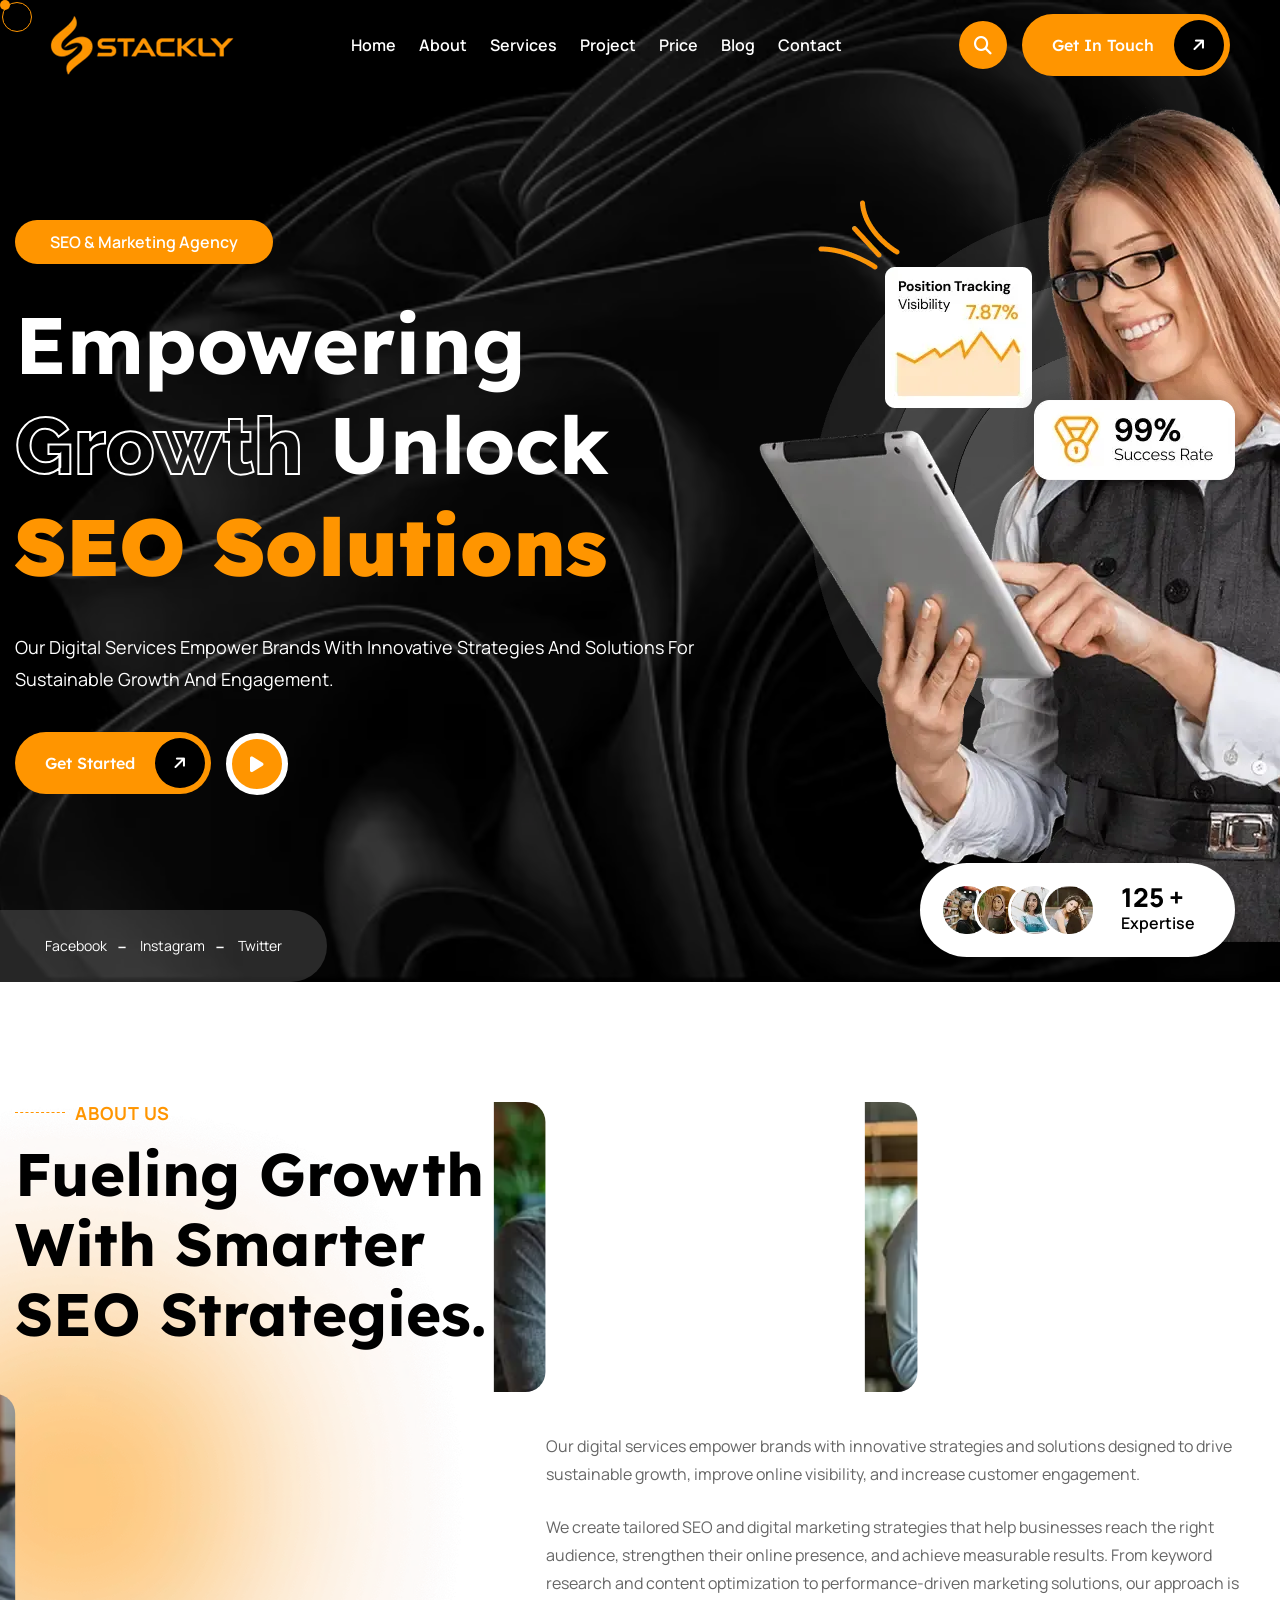
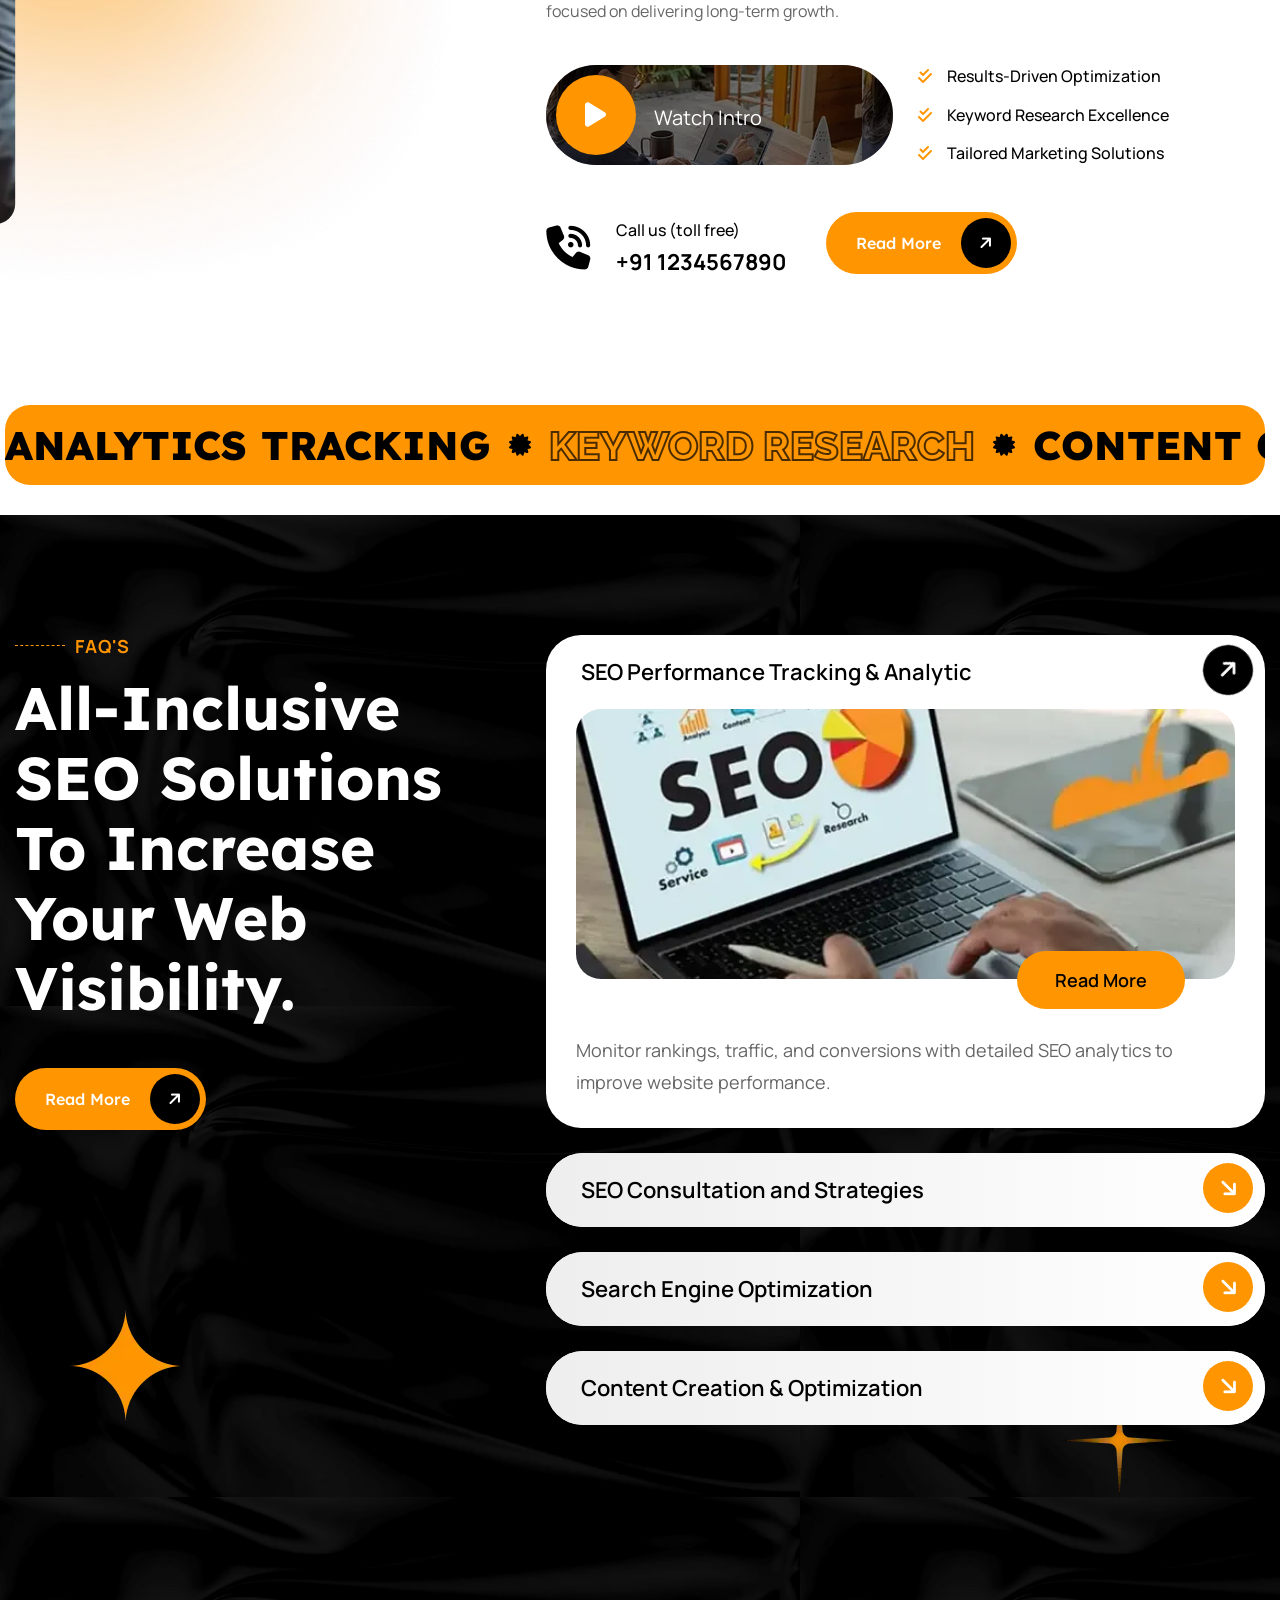
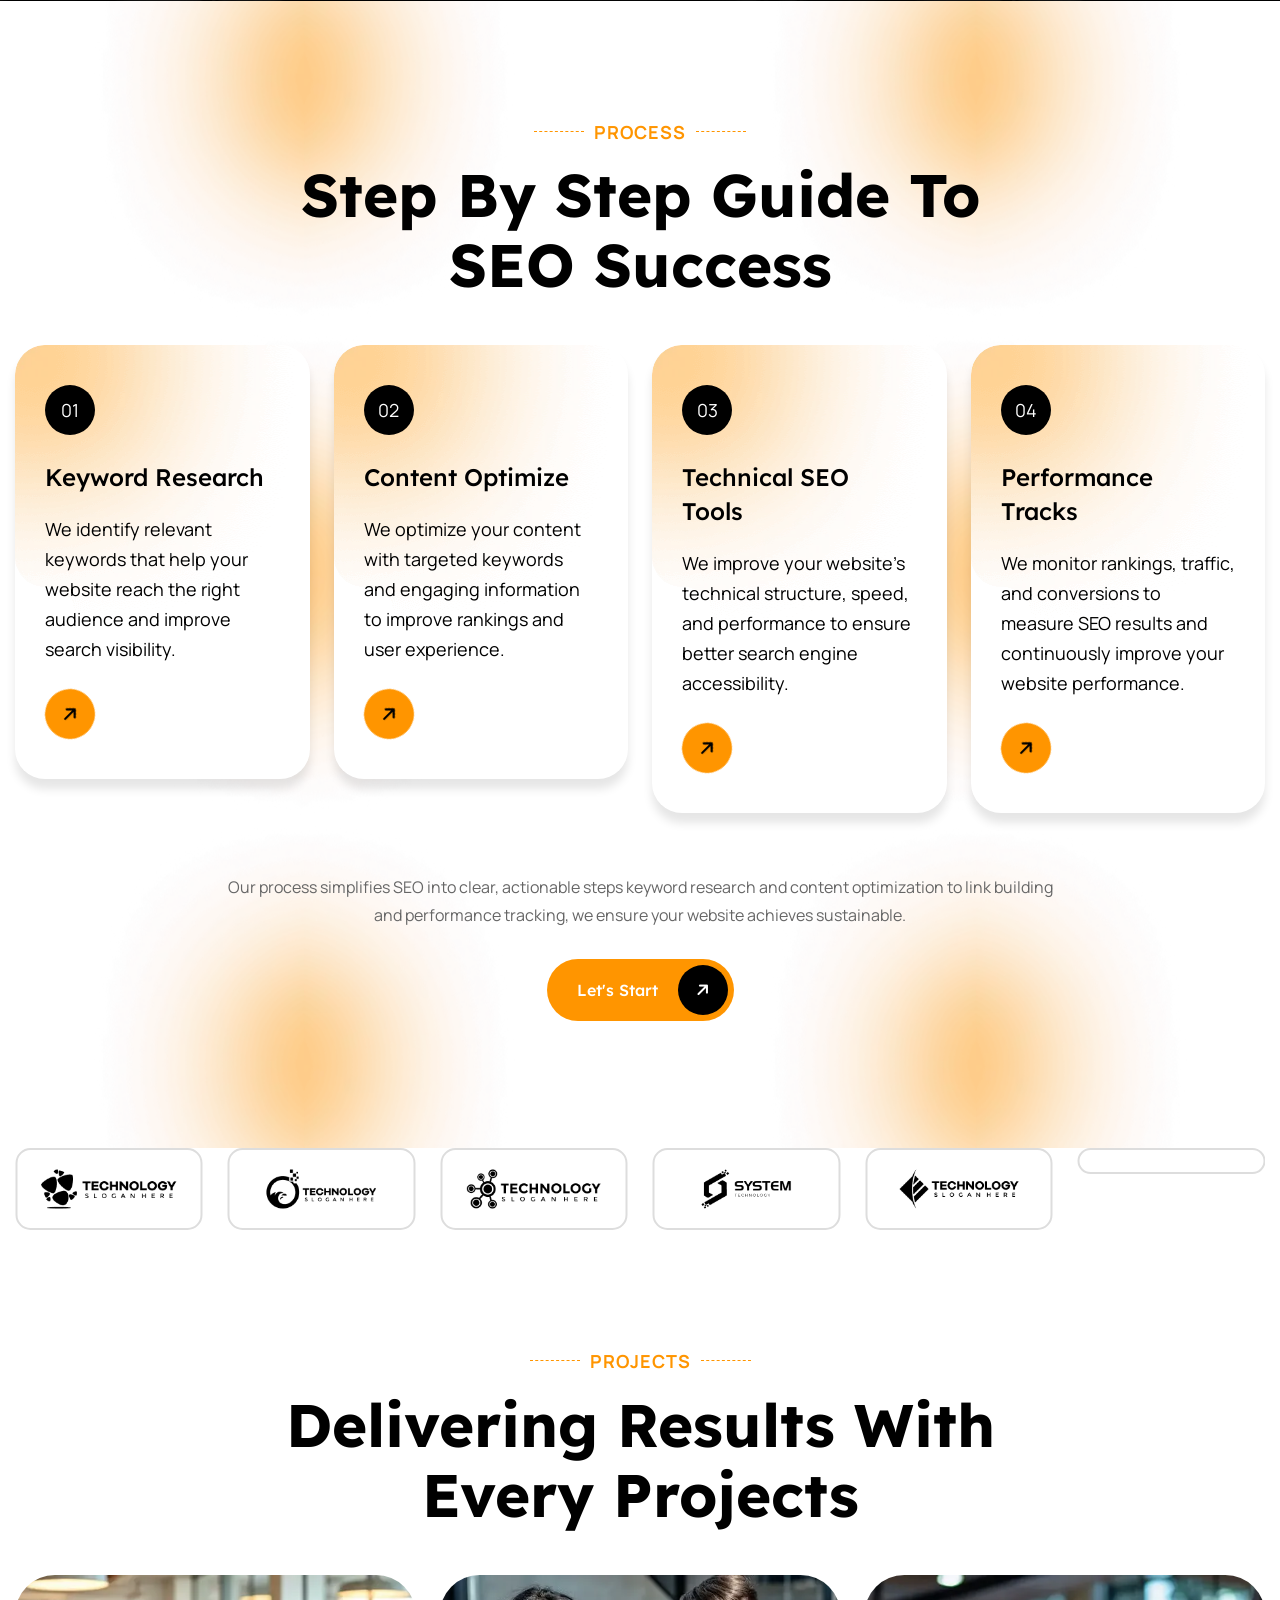
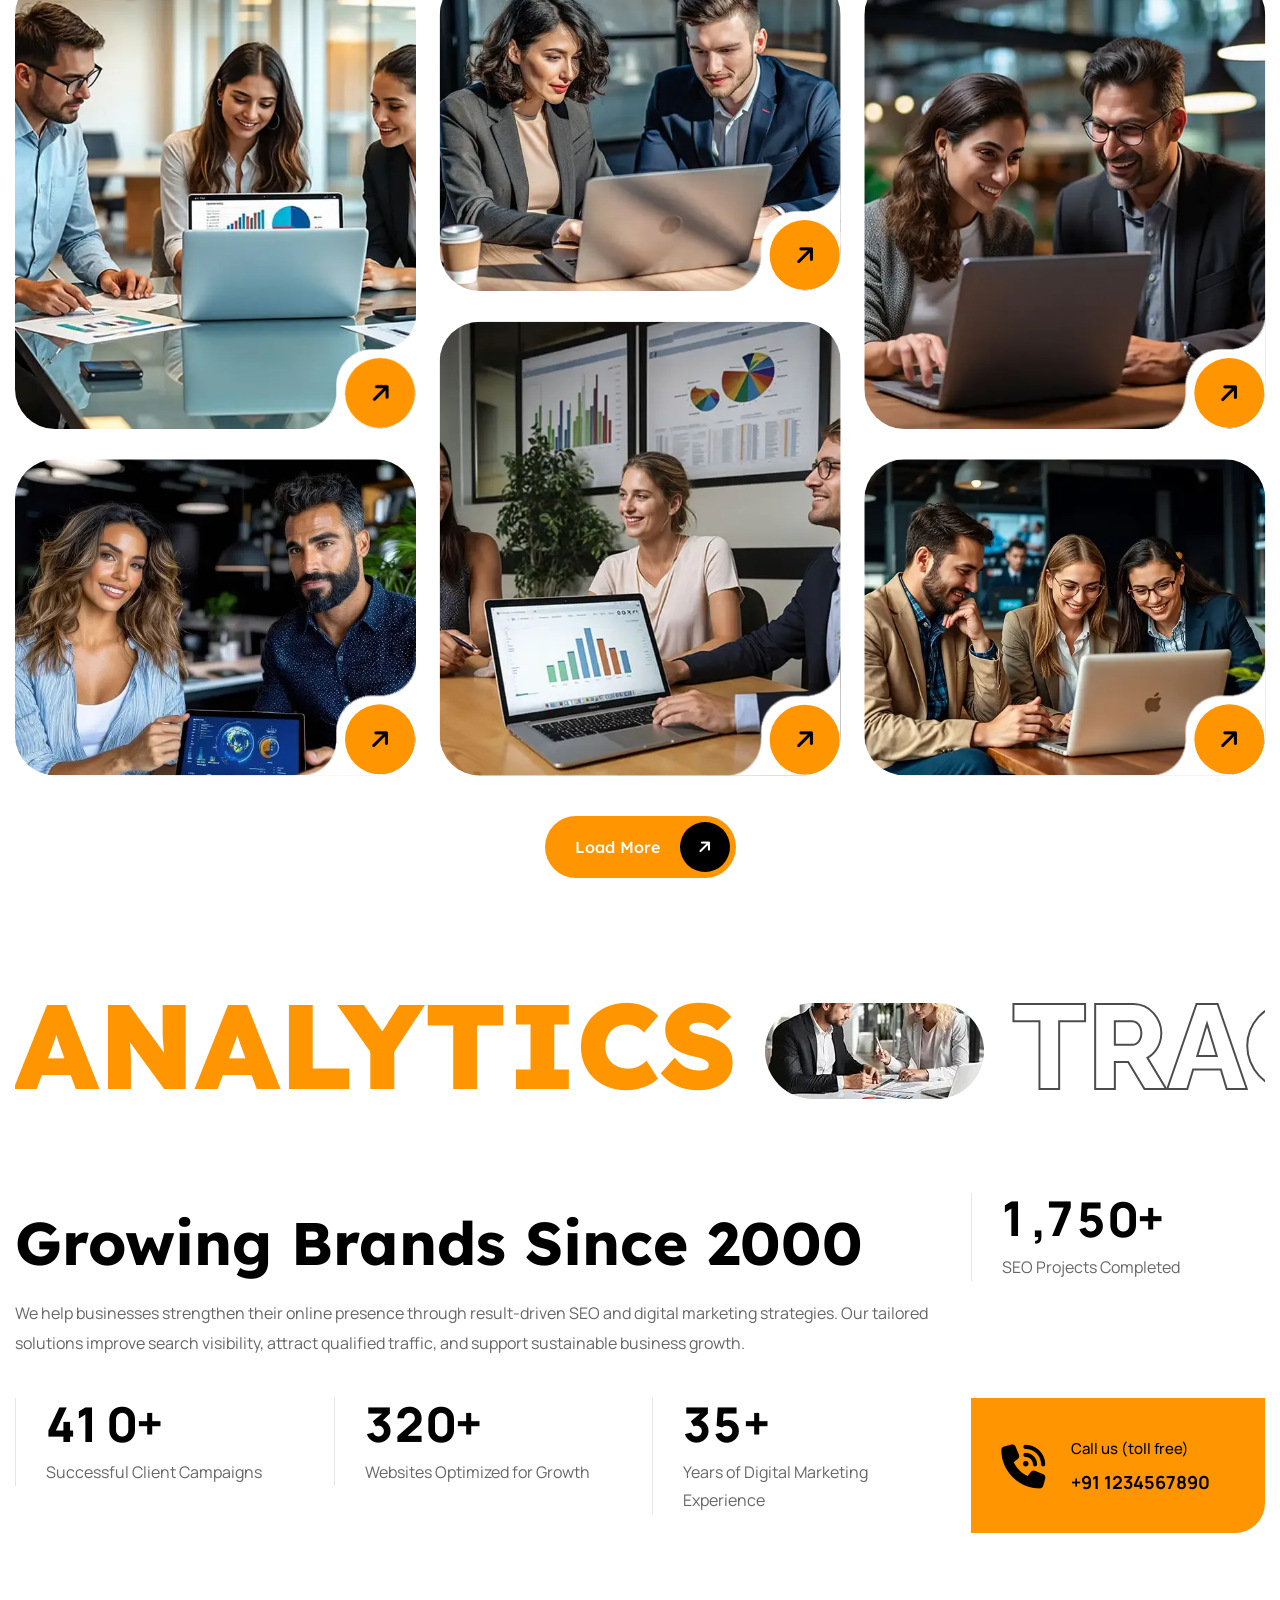
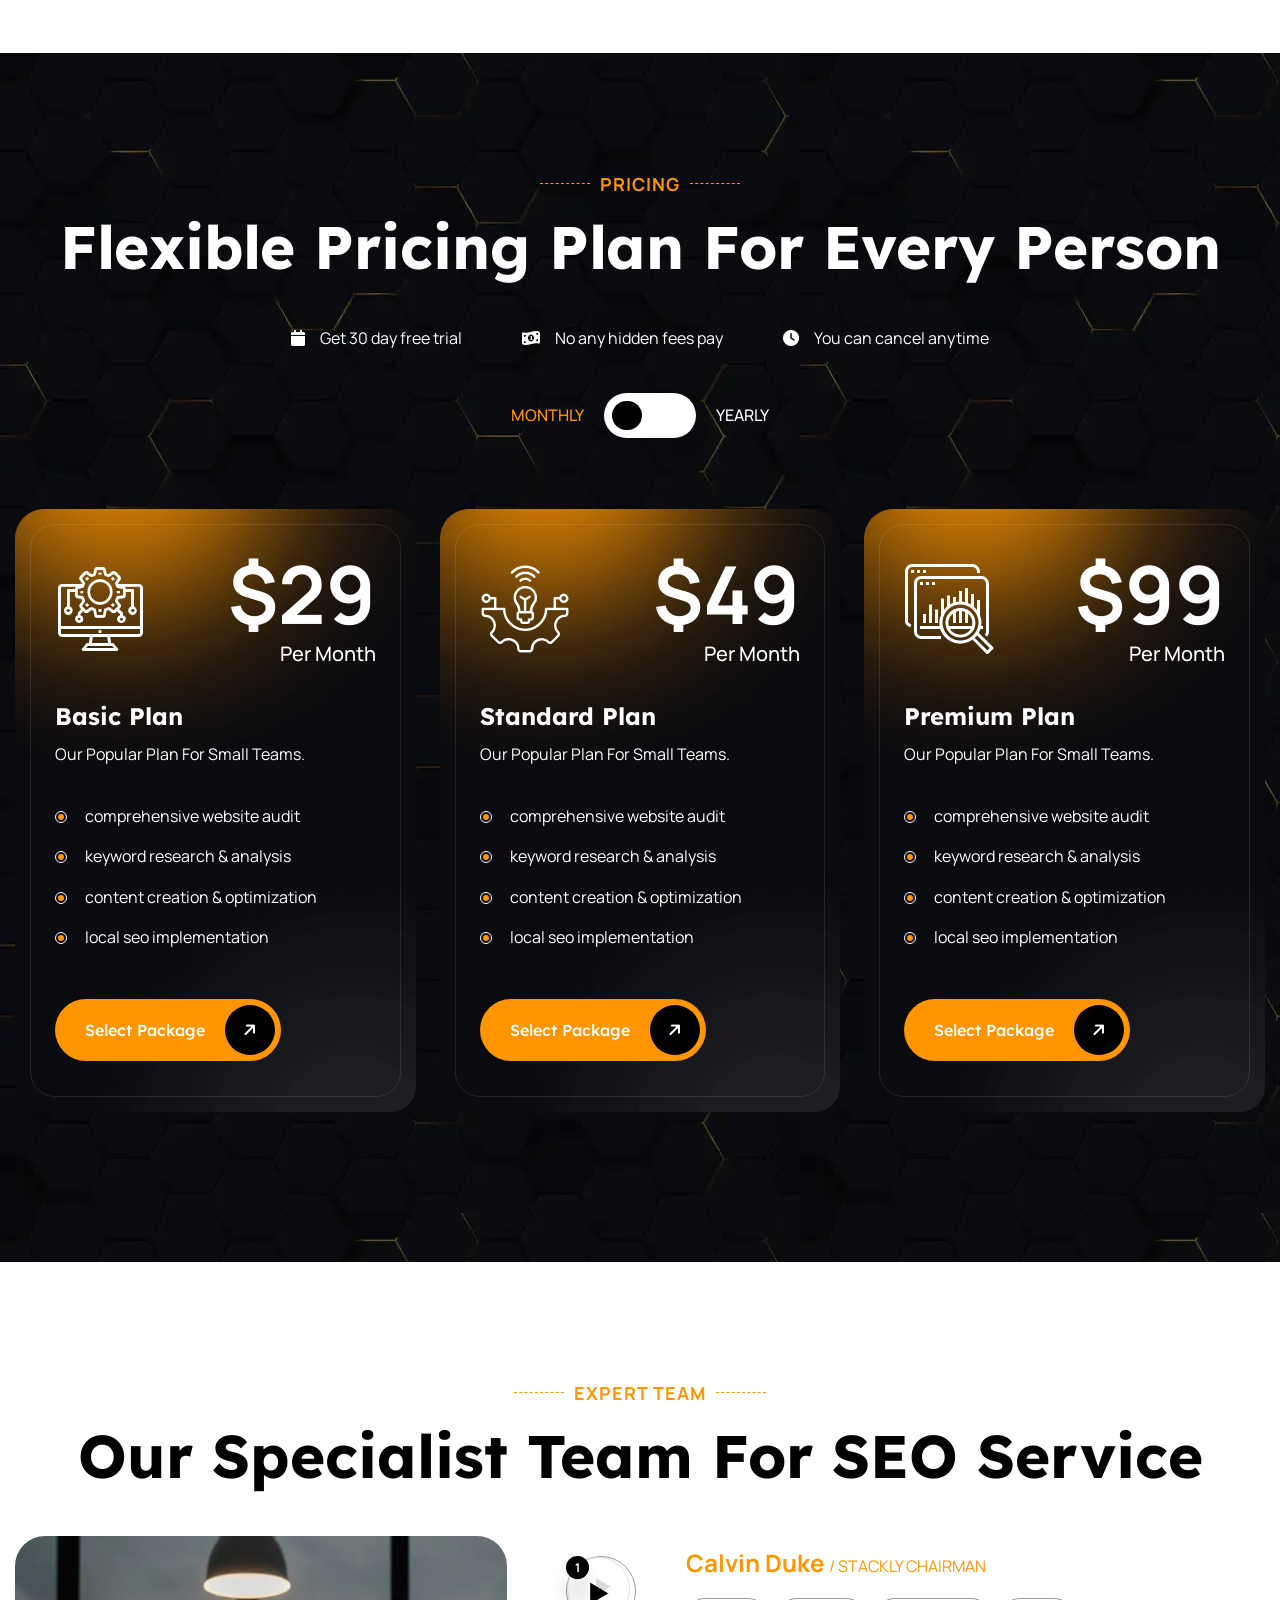
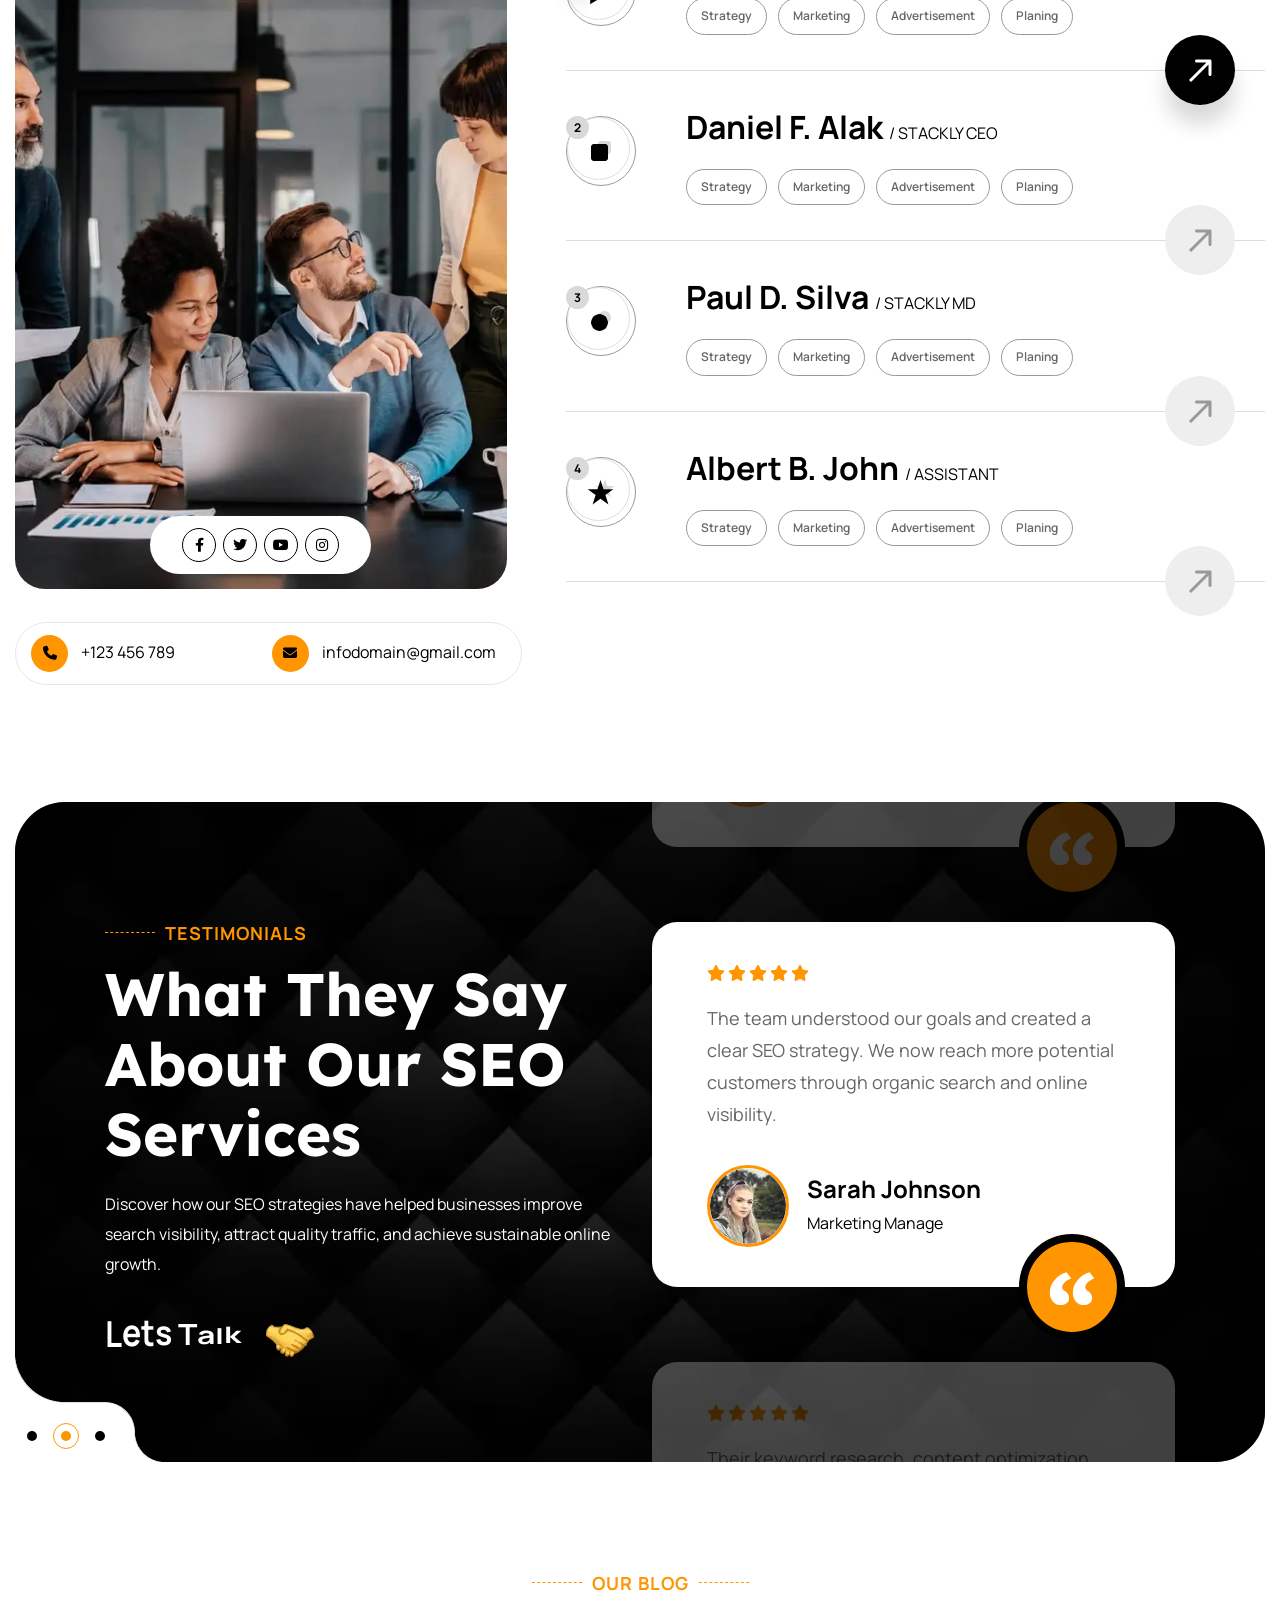
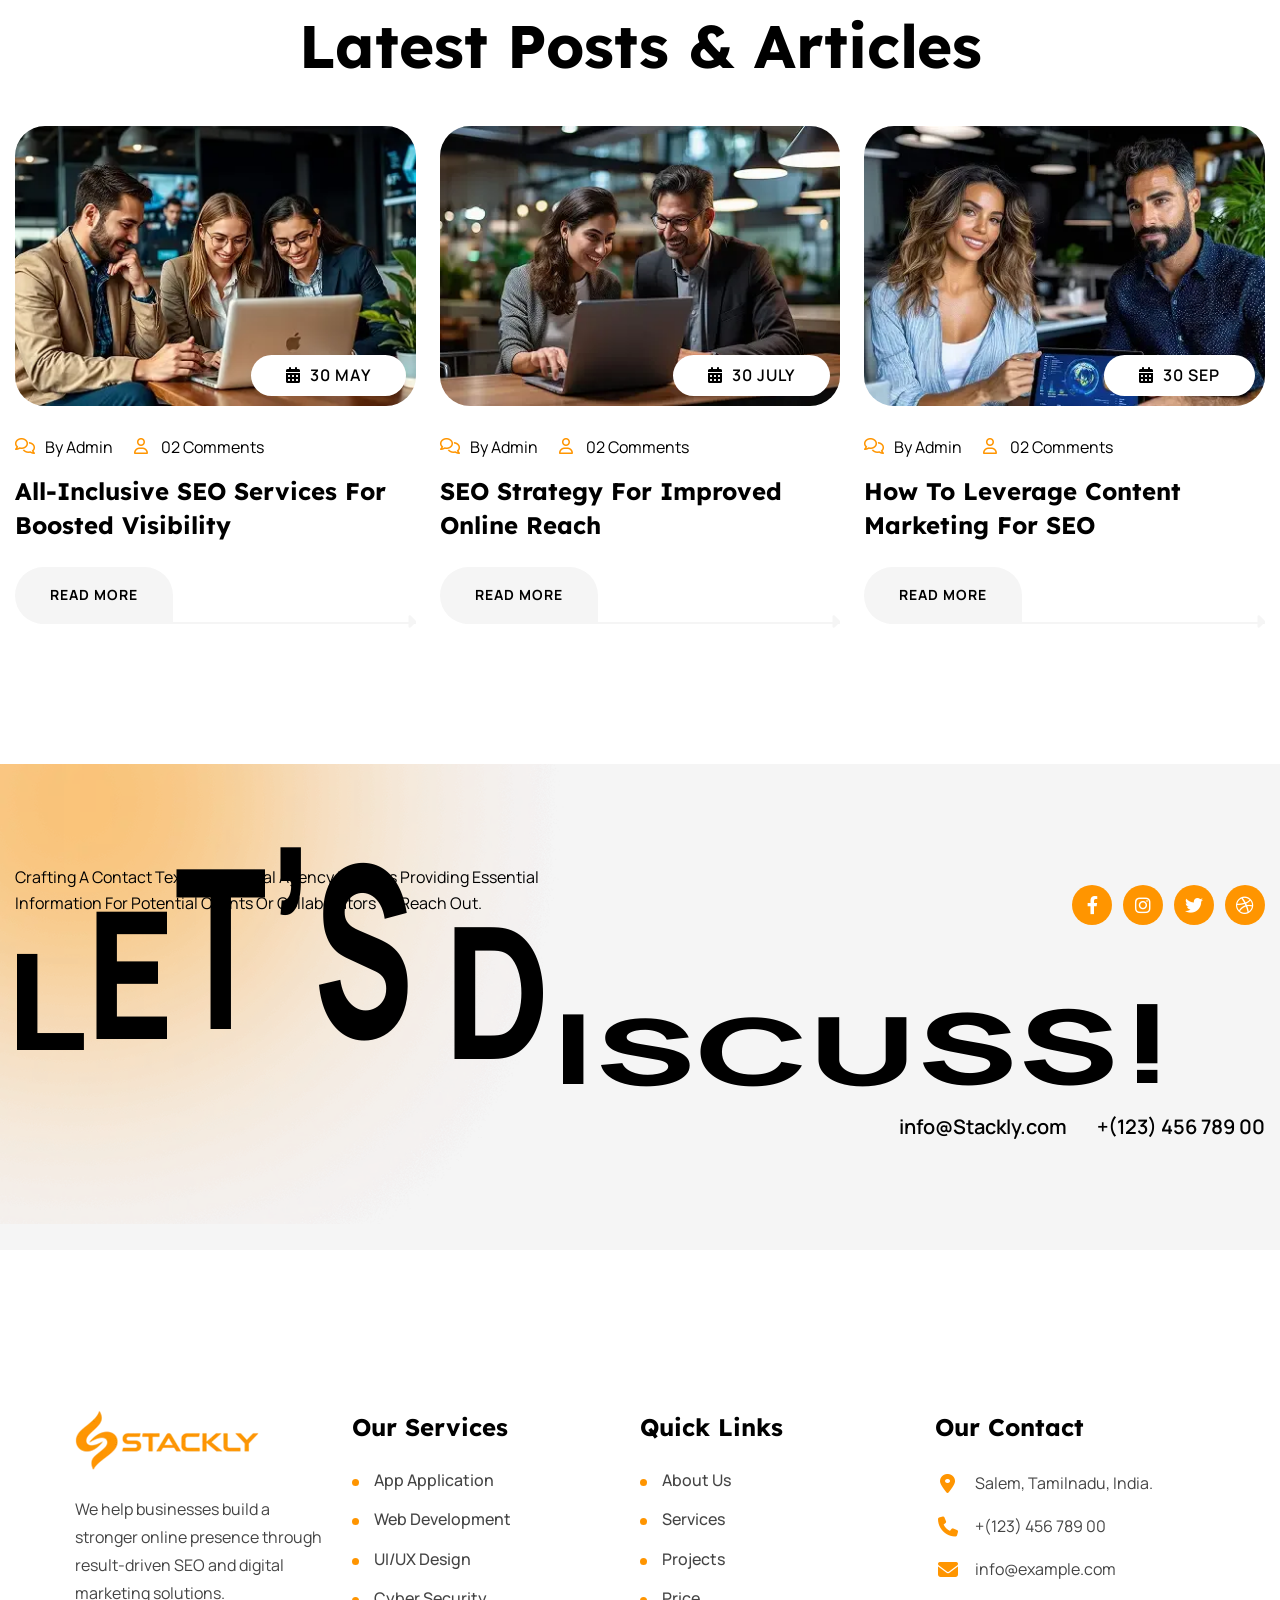
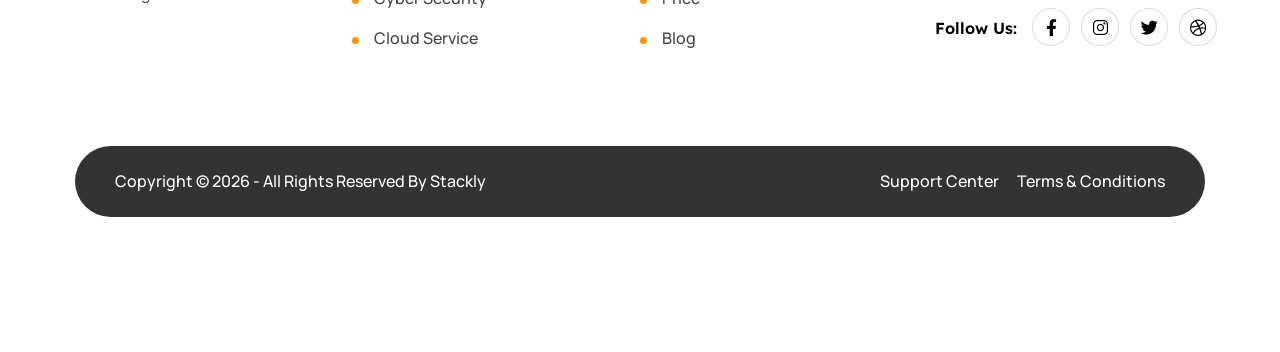
<file: index.html>
<!DOCTYPE html>
<html>
<head>
<meta charset="utf-8">
<title>Stackly SEO Agency</title>
<!-- Stylesheets -->
<link href="assets/css/bootstrap.css" rel="stylesheet">
<link href="assets/css/style.css" rel="stylesheet">
<link href="assets/css/meanmenu.min.css" rel="stylesheet">
<link href="assets/css/responsive.css" rel="stylesheet">

<link href="https://fonts.googleapis.com/css2?family=Raleway:ital,wght@0,100..900;1,100..900&display=swap" rel="stylesheet">
<link href="https://fonts.googleapis.com/css2?family=Lexend+Deca:wght@100..900&display=swap" rel="stylesheet">
<link href="https://fonts.googleapis.com/css2?family=Manrope:wght@300;400;500;600;700;800&display=swap" rel="stylesheet">



<!-- Color Themes -->
<link id="theme-color-file" href="assets/css/color-themes/default-color.css" rel="stylesheet">

<!-- Responsive -->
<meta http-equiv="X-UA-Compatible" content="IE=edge">
<meta name="viewport" content="width=device-width, initial-scale=1.0, maximum-scale=1.0, user-scalable=0">

</head>

<body>

<div class="page-wrapper">
	
	<!-- Cursor -->
	<div class="cursor"></div>
	<div class="cursor-follower"></div>
	<!-- Cursor End -->
 	
	<!-- Preloader -->
	<div class="preloader">
		<div class="loader">
			<div class="outer-circle"></div>
			<div class="inner-circle"></div>
			<div class="dot"></div>
		</div>
	</div>
	<!-- End Preloader -->
	
	<!-- Main Header -->
	<header class="main-header header-style-one">
		
		<!-- Header Lower -->
		<div class="header-lower">
			<div class="auto-container">
				<div class="inner-container">
					<div class="d-flex justify-content-between align-items-center">
						
						<!-- Logo Box -->
						<div class="logo-box">
							<div class="logo"><a href="index.html"><img src="assets/images/logo-2.webp" alt="" title="Stackly"></a></div>
						</div>
						
						<div class="nav-outer d-flex flex-wrap">
							<!-- Main Menu -->
							<nav class="main-menu navbar-expand-md">
								<div class="navbar-header">
									<!-- Toggle Button -->    	
									<button class="navbar-toggler" type="button" data-toggle="collapse" data-target="#navbarSupportedContent" aria-controls="navbarSupportedContent" aria-expanded="false" aria-label="Toggle navigation">
										<span class="icon-bar"></span>
										<span class="icon-bar"></span>
										<span class="icon-bar"></span>
									</button>
								</div>
								
								<div class="navbar-collapse collapse clearfix" id="navbarSupportedContent">
									<ul class="navigation clearfix">
    <li><a href="index.html">Home</a></li>
    <li><a href="about.html">About</a></li>
    <li><a href="services.html">Services</a></li>
    <li><a href="projects.html">Project</a></li>
    <li><a href="price.html">Price</a></li>
    <li><a href="blog.html">Blog</a></li>
    <li><a href="contact.html">Contact</a></li>
</ul>
								</div>
							</nav>
						</div>

						<!-- Main Menu End-->
						<div class="outer-box d-flex align-items-center flex-wrap">

							<!-- Phone Box -->
							<div class="header-phone_box">
								<span class="fa-classic fa-solid fa-phone"></span>
								+91 1234567890
							</div>

							<!-- Search Btn -->
							<a href="404.html" class="search-box-btn search-box-outer">
    <span class="icon fa fa-search"></span>
</a>
	
							<!-- Button Box -->
							<div class="main-header_button">
								<a href="signin.html" class="theme-btn btn-style-one">
									<span class="btn-wrap">
										<span class="text-one">get in touch <i class="fa-classic fa-solid fa-arrow-right"></i></span>
										<span class="text-two">get in touch <i class="fa-classic fa-solid fa-arrow-right"></i></span>
									</span>
								</a>
							</div>
							
							<!-- Mobile Navigation Toggler -->
							<div class="mobile-nav-toggler"><span class="icon fa-classic fa-solid fa-bars fa-fw"></span></div>

						</div>
						
					</div>
				</div>
			</div>
		</div>
		<!--End Header Lower-->
		
		<!-- Mobile Menu  -->
		<div class="mobile-menu">
			<div class="menu-backdrop"></div>
			<div class="close-btn"><span class="icon fa-xmark"></span></div>
			
			<nav class="menu-box">
				<div class="nav-logo"><a href="index.html"><img src="assets/images/logo-2.webp" alt="" title=""></a></div>
				<div class="menu-outer"><!--Here Menu Will Come Automatically Via Javascript / Same Menu as in Header--></div>
				<div class="mobile-menu_button">
    <a href="signin.html" class="theme-btn btn-style-one">
        <span class="btn-wrap">
            <span class="text-one">
                Get In Touch <i class="fa-classic fa-solid fa-arrow-right"></i>
            </span>
            <span class="text-two">
                Get In Touch <i class="fa-classic fa-solid fa-arrow-right"></i>
            </span>
        </span>
    </a>
</div>
			</nav>
		</div>
		<!-- End Mobile Menu -->
	
	</header>
	<!-- End Main Header -->
	
	
	<!-- Slider One -->
	<section class="slider-one">
		<div class="main-slider swiper-container">
			<div class="swiper-wrapper">

				<!-- Slide -->
				<div class="swiper-slide">
					<div class="slider-one_image-layer" style="background-image:url(assets/images/main-slider/bg.webp)"></div>
					<div class="auto-container">
						<div class="row clearfix">
							<!-- Column -->
							<div class="column col-xl-7 col-lg-12 col-md-12 col-sm-12">
								<!-- Content Column -->
								<div class="slider-one_content">
									<div class="slider-one_content-inner">
										<div class="slider-one_title trans-900">SEO & Marketing Agency</div>
										<h1 class="slider-one_heading trans-900">Empowering <span>Growth</span> Unlock <strong>SEO Solutions</strong></h1>
										<div class="slider-one_text trans-900">Our digital services empower brands with innovative strategies and solutions for sustainable growth and engagement.</div>
										<div class="slider-one_button trans-900 d-flex align-items-center flex-wrap">
											<a href="404.html" class="theme-btn btn-style-one">
												<span class="btn-wrap">
													<span class="text-one">get started <i class="fa-classic fa-solid fa-arrow-right"></i></span>
													<span class="text-two">get started <i class="fa-classic fa-solid fa-arrow-right"></i></span>
												</span>
											</a>
											<div class="slider-one_video trans-900">
												<a href="404.html" class="play-box"><span class="fa fa-play trans-300"></span></a>
											</div>
										</div>
									</div>
								</div>
							</div>
							<!-- Column -->
							<div class="column col-xl-5 col-lg-12 col-md-12 col-sm-12">
								<div class="slider-one_image trans-900">
									<img src="assets/images/main-slider/image-1.webp" alt="" />
									<div class="icon-one">
										<img src="assets/images/main-slider/icon-1.webp" alt="" />
									</div>
									<div class="icon-two">
										<img src="assets/images/main-slider/icon-2.webp" alt="" />
									</div>
								</div>
							</div>
						</div>
					</div>
				</div>

				<!-- Slide -->
				<div class="swiper-slide">
					<div class="slider-one_image-layer" style="background-image:url(assets/images/main-slider/bg.webp)"></div>
					<div class="auto-container">
						<div class="row clearfix">
							<!-- Column -->
							<div class="column col-xl-7 col-lg-12 col-md-12 col-sm-12">
								<!-- Content Column -->
								<div class="slider-one_content">
									<div class="slider-one_content-inner">
										<div class="slider-one_title trans-900">SEO & Marketing Agency</div>
										<h1 class="slider-one_heading trans-900">Driving <span>Success</span> Through <strong>SEO Strategies</strong></h1>
										<div class="slider-one_text trans-900">Boost your online visibility, attract the right audience, and achieve sustainable business growth with our result-driven SEO solutions.</div>
										<div class="slider-one_button trans-900 d-flex align-items-center flex-wrap">
											<a href="404.html" class="theme-btn btn-style-one">
												<span class="btn-wrap">
													<span class="text-one">get started <i class="fa-classic fa-solid fa-arrow-right"></i></span>
													<span class="text-two">get started <i class="fa-classic fa-solid fa-arrow-right"></i></span>
												</span>
											</a>
											<div class="slider-one_video trans-900">
												<a href="404.html" class="play-box"><span class="fa fa-play trans-300"></span></a>
											</div>
										</div>
									</div>
								</div>
							</div>
							<!-- Column -->
							<div class="column col-xl-5 col-lg-12 col-md-12 col-sm-12">
								<div class="slider-one_image trans-900">
									<img src="assets/images/main-slider/image-1.webp" alt="" />
									<div class="icon-one">
										<img src="assets/images/main-slider/icon-1.webp" alt="" />
									</div>
									<div class="icon-two">
										<img src="assets/images/main-slider/icon-2.webp" alt="" />
									</div>
								</div>
							</div>
						</div>
					</div>
				</div>

				<!-- Slide -->
				<div class="swiper-slide">
					<div class="slider-one_image-layer" style="background-image:url(assets/images/main-slider/bg.webp)"></div>
					<div class="auto-container">
						<div class="row clearfix">
							<!-- Column -->
							<div class="column col-xl-7 col-lg-12 col-md-12 col-sm-12">
								<!-- Content Column -->
								<div class="slider-one_content">
									<div class="slider-one_content-inner">
										<div class="slider-one_title trans-900">SEO & Marketing Agency</div>
										<h1 class="slider-one_heading trans-900">Boosting <span>Traffic</span> With <strong>Smart SEO Solutions</strong></h1>
										<div class="slider-one_text trans-900">Connect with your customers through smart digital marketing campaigns designed to increase engagement, leads, and conversions.</div>
										<div class="slider-one_button trans-900 d-flex align-items-center flex-wrap">
											<a href="404.html" class="theme-btn btn-style-one">
												<span class="btn-wrap">
													<span class="text-one">get started <i class="fa-classic fa-solid fa-arrow-right"></i></span>
													<span class="text-two">get started <i class="fa-classic fa-solid fa-arrow-right"></i></span>
												</span>
											</a>
											<div class="slider-one_video trans-900">
												<a href="404.html" class="play-box"><span class="fa fa-play trans-300"></span></a>
											</div>
										</div>
									</div>
								</div>
							</div>
							<!-- Column -->
							<div class="column col-xl-5 col-lg-12 col-md-12 col-sm-12">
								<div class="slider-one_image trans-900">
									<img src="assets/images/main-slider/image-1.webp" alt="" />
									<div class="icon-one">
										<img src="assets/images/main-slider/icon-1.webp" alt="" />
									</div>
									<div class="icon-two">
										<img src="assets/images/main-slider/icon-2.webp" alt="" />
									</div>
								</div>
							</div>
						</div>
					</div>
				</div>

			</div>
			
			<!-- If we need pagination -->
			<div class="slider-one_pagination"></div>
			
			<!-- Slider One Options -->
			<div class="slider-one_options">
				<div class="slider-one_authors">
					<ul>
						<li><img src="assets/images/main-slider/author-1.webp" alt="" /></li>
						<li><img src="assets/images/main-slider/author-2.webp" alt="" /></li>
						<li><img src="assets/images/main-slider/author-3.webp" alt="" /></li>
						<li><img src="assets/images/main-slider/author-4.webp" alt="" /></li>
					</ul>
					<div class="slider-one_reviews">
						125 + <br> <span>Expertise</span>
					</div>
				</div>
			</div>
			<!-- End Slider One Options -->
			
		</div>
		
		<!-- Slider One Socials -->
		<div class="slider-one_socials">
			<a href="404.html">facebook</a>
			<a href="404.html">instagram</a>
			<a href="404.html">twitter</a>
		</div>
		
	</section>
	<!-- End Main Slider Section -->
	
	<!-- About One -->
	<section class="about-one" style="background-image:url(assets/images/background/about-shadow.webp)">
		<div class="auto-container">
			<div class="row clearfix">
				<!-- Title Column -->
				<div class="about-one_title-column col-lg-5 col-md-12 col-sm-12">
					<div class="about-one_title-outer">
						<!-- Sec Title -->
						<div class="sec-title title-anim">
							<div class="sec-title_title">About Us</div>
							<h2 class="sec-title_heading">Fueling growth with smarter SEO strategies.</h2>
						</div>
						<div class="about-one_image overlay-anim img-reveal">
							<img src="assets/images/resource/about.webp" alt="" />
						</div>
					</div>
				</div>
				<!-- Content Column -->
				<div class="about-one_content-column col-lg-7 col-md-12 col-sm-12">
					<div class="about-one_content-outer">
						<div class="row clearfix">
							<div class="col-lg-6 col-md-6 col-sm-6">
								<div class="about-one_image overlay-anim img-reveal">
									<img src="assets/images/resource/about-2.webp" alt="" />
								</div>
							</div>
							<div class="col-lg-6 col-md-6 col-sm-6">
								<div class="about-one_image overlay-anim img-reveal">
									<img src="assets/images/resource/about-3.webp" alt="" />
								</div>
							</div>
						</div>
						<div class="content wow fadeInUp" data-wow-delay="0ms" data-wow-duration="1500ms">
							<p>Our digital services empower brands with innovative strategies and solutions designed to drive sustainable growth, improve online visibility, and increase customer engagement.</p>
							<p>We create tailored SEO and digital marketing strategies that help businesses reach the right audience, strengthen their online presence, and achieve measurable results. From keyword research and content optimization to performance-driven marketing solutions, our approach is focused on delivering long-term growth.</p>
						</div>
						<div class="row clearfix wow fadeInUp" data-wow-delay="300ms" data-wow-duration="1500ms">
							<div class="col-lg-6 col-md-6 col-sm-6">
								<div class="about-one_video" style="background-image:url(assets/images/resource/video-bg.webp)">
									<a href="404.html" class="play-box"><span class="fa fa-play"></span></a>
									<span>watch intro</span>
								</div>
							</div>
							<div class="col-lg-6 col-md-6 col-sm-6">
								<ul class="about-one_list">
									<li>Results-Driven Optimization</li>
									<li>Keyword Research Excellence</li>
									<li>Tailored Marketing Solutions</li>
								</ul>
							</div>
						</div>
						<!-- Lower Box -->
						<div class="lower-box d-flex align-items-center flex-wrap wow fadeInUp" data-wow-delay="600ms" data-wow-duration="1500ms">
						
							<!-- Phone Box -->
							<div class="about-phone_box">
								<span class="icon fa-classic fa-solid fa-phone-volume"></span>
								<i>Call us (toll free)</i>
								<a>+91 1234567890</a>
							</div>
							
							<!-- Button Box -->
							<div class="about-one_button">
								<a href="404.html" class="theme-btn btn-style-two">
									<span class="btn-wrap">
										<span class="text-one">read more <i class="fa-classic fa-solid fa-arrow-right"></i></span>
										<span class="text-two">read more <i class="fa-classic fa-solid fa-arrow-right"></i></span>
									</span>	
								</a>
							</div>
							
						</div>
					</div>
				</div>
			</div>
		</div>
	</section>
	<!-- End About One -->
	
	<!-- Marketing One -->
	<section class="marketing-one">
		<div class="outer-container">
			<div class="animation_mode">
				<h1>Analytics Tracking</h1>
				<span class="marketing-one_icon fa-classic fa-solid fa-certificate"></span>
				<h1 class="light">Keyword Research</h1>
				<span class="marketing-one_icon fa-classic fa-solid fa-certificate"></span>
				<h1>Content Optimization</h1>
				<span class="marketing-one_icon fa-classic fa-solid fa-certificate"></span>
				<h1 class="light">Mobile Optimization</h1>
				<span class="marketing-one_icon fa-classic fa-solid fa-certificate"></span>
			</div>
		</div>
	</section>
	<!-- End Marketing One -->
	
	<!-- Faq One -->
	<section class="faq-one">
		<div class="faq-one_bg" style="background-image:url(assets/images/background/1.webp)"></div>
		<div class="faq-one_star" style="background-image:url(assets/images/icons/star.webp)"></div>
		<div class="auto-container">
			<div class="row clearfix">
			
				<!-- Column -->
				<div class="column col-lg-5 col-md-12 col-sm-12">
					<!-- Sec Title -->
					<div class="sec-title light title-anim">
						<div class="sec-title_title">Faq's</div>
						<h2 class="sec-title_heading">All-inclusive SEO solutions to increase your web visibility.</h2>
					</div>
					<!-- Service One Button -->
					<div class="faq-one_button wow fadeInUp" data-wow-delay="150ms" data-wow-duration="1500ms">
						<a href="404.html" class="theme-btn btn-style-one">
							<span class="btn-wrap">
								<span class="text-one">read more <i class="fa-classic fa-solid fa-arrow-right"></i></span>
								<span class="text-two">read more <i class="fa-classic fa-solid fa-arrow-right"></i></span>
							</span>
						</a>
					</div>
					<!-- End Faq One Button -->
					
					<!-- Faq One_Circle -->
					<div class="faq-one_circle wow fadeInUp" data-wow-delay="300ms" data-wow-duration="1500ms">
						  <div class="faq-one_arrow "></div>
						  <span class="tm-gsap-animate-circle">
							<svg class="circle-text" viewBox="0 0 220 220">
							  <defs>
								<path id="circlePath"
									  d="M110,110 m-90,0 a90,90 0 1,1 180,0 a90,90 0 1,1 -180,0" />
							  </defs>
							  <text class="circle-text-content" letter-spacing="6.2">
								<textPath href="#circlePath" startOffset="6">
								  since 2002 Search engine optimization
								</textPath>
							  </text>
							</svg>
						  </span>
					</div>
					<!-- End Faq One_Circle -->
					
				</div>
				
				<!-- Column -->
				<div class="column col-lg-7 col-md-12 col-sm-12">
					
					<!-- Accordion Box -->
					<ul class="accordion-box wow fadeInUp" data-wow-delay="150ms" data-wow-duration="1500ms">
						
						<!-- Block -->
						<li class="accordion block active-block">
							<div class="acc-btn active"><div class="icon-outer"><span class="icon fa-classic fa-solid fa-arrow-right fa-fw"></span></div>SEO Performance Tracking & Analytic</div>
							<div class="acc-content current">
								<div class="content">
									<div class="image overlay-anim">
										<img src="assets/images/resource/accordion.webp" alt="" />
										<div class="btn-box">
											<a href="404.html" class="theme-btn">Read More</a>
										</div>
									</div>
									<div class="text">Monitor rankings, traffic, and conversions with detailed SEO analytics to improve website performance.</div>
								</div>
							</div>
						</li>
									
						<!-- Block -->
						<li class="accordion block">
							<div class="acc-btn"><div class="icon-outer"><span class="icon fa-classic fa-solid fa-arrow-right fa-fw"></span></div>SEO Consultation and Strategies</div>
							<div class="acc-content">
								<div class="content">
									<div class="image overlay-anim">
										<img src="assets/images/resource/accordion.webp" alt="" />
										<div class="btn-box">
											<a href="404.html" class="theme-btn">Read More</a>
										</div>
									</div>
									<div class="text">Get tailored SEO strategies that improve search visibility, attract the right audience, and drive sustainable growth.</div>
								</div>
							</div>
						</li>
						
						<!-- Block -->
						<li class="accordion block">
							<div class="acc-btn"><div class="icon-outer"><span class="icon fa-classic fa-solid fa-arrow-right fa-fw"></span></div>Search Engine Optimization</div>
							<div class="acc-content">
								<div class="content">
									<div class="image overlay-anim">
										<img src="assets/images/resource/accordion.webp" alt="" />
										<div class="btn-box">
											<a href="404.html" class="theme-btn">Read More</a>
										</div>
									</div>
									<div class="text">Optimize your website, keywords, and content to achieve better search rankings and attract qualified visitors.</div>
								</div>
							</div>
						</li>
						
						<!-- Block -->
						<li class="accordion block">
							<div class="acc-btn"><div class="icon-outer"><span class="icon fa-classic fa-solid fa-arrow-right fa-fw"></span></div>Content Creation & Optimization</div>
							<div class="acc-content">
								<div class="content">
									<div class="image overlay-anim">
										<img src="assets/images/resource/accordion.webp" alt="" />
										<div class="btn-box">
											<a href="404.html" class="theme-btn">Read More</a>
										</div>
									</div>
									<div class="text">Create engaging, SEO-friendly content that improves visibility, connects with your audience, and increases conversions.</div>
								</div>
							</div>
						</li>
						
					</ul>
					
				</div>
				
			</div>
		</div>
	</section>
	<!-- End Faq One -->
	
	<!-- Process One -->
	<section class="process-one">
		<div class="process-one_shadow overlay-layer" style="background-image:url(assets/images/background/process-shadow.webp)"></div>
		<div class="auto-container">
			
			<!-- Sec Title -->
			<div class="sec-title centered">
				<div class="sec-title_title">process</div>
				<h2 class="sec-title_heading">Step by Step guide to <br> SEO success</h2>
			</div>
			
			<div class="row clearfix">
				
				<!-- Process Block One -->
				<div class="process-block_one col-xl-3 col-lg-6 col-md-6 col-sm-12">
					<div class="process-block_one-inner wow fadeInLeft" data-wow-delay="0ms" data-wow-duration="1500ms">
						<div class="process-block_one-shadow overlay-layer" style="background-image:url(assets/images/background/process-1-shadow.webp)"></div>
						<div class="process-block_one-number trans-500">01</div>
						<h4 class="process-block_one-title"><a href="404.html">Keyword Research</a></h4>
						<div class="process-block_one-text">We identify relevant keywords that help your website reach the right audience and improve search visibility.</div>
						<a class="process-block_one-more trans-500" href="404.html">
							<span class="fa-classic fa-solid fa-arrow-right"></span>
						</a>
					</div>
				</div>
				
				<!-- Process Block One -->
				<div class="process-block_one col-xl-3 col-lg-6 col-md-6 col-sm-12">
					<div class="process-block_one-inner wow fadeInLeft" data-wow-delay="150ms" data-wow-duration="1500ms">
						<div class="process-block_one-shadow overlay-layer" style="background-image:url(assets/images/background/process-1-shadow.webp)"></div>
						<div class="process-block_one-number trans-500">02</div>
						<h4 class="process-block_one-title"><a href="404.html">Content Optimize</a></h4>
						<div class="process-block_one-text">We optimize your content with targeted keywords and engaging information to improve rankings and user experience.</div>
						<a class="process-block_one-more trans-500" href="404.html">
							<span class="fa-classic fa-solid fa-arrow-right"></span>
						</a>
					</div>
				</div>
				
				<!-- Process Block One -->
				<div class="process-block_one col-xl-3 col-lg-6 col-md-6 col-sm-12">
					<div class="process-block_one-inner wow fadeInLeft" data-wow-delay="300ms" data-wow-duration="1500ms">
						<div class="process-block_one-shadow overlay-layer" style="background-image:url(assets/images/background/process-1-shadow.webp)"></div>
						<div class="process-block_one-number trans-500">03</div>
						<h4 class="process-block_one-title"><a href="404.html">Technical SEO Tools</a></h4>
						<div class="process-block_one-text">We improve your website’s technical structure, speed, and performance to ensure better search engine accessibility.</div>
						<a class="process-block_one-more trans-500" href="404.html">
							<span class="fa-classic fa-solid fa-arrow-right"></span>
						</a>
					</div>
				</div>
				
				<!-- Process Block One -->
				<div class="process-block_one col-xl-3 col-lg-6 col-md-6 col-sm-12">
					<div class="process-block_one-inner wow fadeInLeft" data-wow-delay="450ms" data-wow-duration="1500ms">
						<div class="process-block_one-shadow overlay-layer" style="background-image:url(assets/images/background/process-1-shadow.webp)"></div>
						<div class="process-block_one-number trans-500">04</div>
						<h4 class="process-block_one-title"><a href="404.html">Performance Tracks</a></h4>
						<div class="process-block_one-text">We monitor rankings, traffic, and conversions to measure SEO results and continuously improve your website performance.</div>
						<a class="process-block_one-more trans-500" href="404.html">
							<span class="fa-classic fa-solid fa-arrow-right"></span>
						</a>
					</div>
				</div>
				
			</div>
			
			<div class="lower-box text-center">
				<div class="text">Our process simplifies SEO into clear, actionable steps keyword research and content optimization to link building <br> and performance tracking, we ensure your website achieves sustainable.</div>
				<!-- Button Box -->
				<div class="process-one_button">
					<a href="404.html" class="theme-btn btn-style-two">
						<span class="btn-wrap">
							<span class="text-one">Let's Start <i class="fa-classic fa-solid fa-arrow-right"></i></span>
							<span class="text-two">Let's Start <i class="fa-classic fa-solid fa-arrow-right"></i></span>
						</span>
					</a>
				</div>
			</div>
			
		</div>
	</section>
	<!-- End Process One -->
	
	<!-- Clients One -->
	<section class="clients-one">
		<div class="auto-container">
			<div class="inner-container">
				<div class="clients-one_slider swiper-container">
					<div class="swiper-wrapper">
						
						<!-- Slide -->
						<div class="swiper-slide">
							<div class="client-image">
								<a href="404.html"><img src="assets/images/clients/1.webp" alt="" /></a>
							</div>
						</div>

						<!-- Slide -->
						<div class="swiper-slide">
							<div class="client-image">
								<a href="404.html"><img src="assets/images/clients/2.webp" alt="" /></a>
							</div>
						</div>

						<!-- Slide -->
						<div class="swiper-slide">
							<div class="client-image">
								<a href="404.html"><img src="assets/images/clients/3.webp" alt="" /></a>
							</div>
						</div>

						<!-- Slide -->
						<div class="swiper-slide">
							<div class="client-image">
								<a href="404.html"><img src="assets/images/clients/4.webp" alt="" /></a>
							</div>
						</div>

						<!-- Slide -->
						<div class="swiper-slide">
							<div class="client-image">
								<a href="404.html"><img src="assets/images/clients/5.webp" alt="" /></a>
							</div>
						</div>
						
						<!-- Slide -->
						<div class="swiper-slide">
							<div class="client-image">
								<a href="404.html"><img src="assets/images/clients/6.webp" alt="" /></a>
							</div>
						</div>

					</div>

				</div>
			</div>
		</div>
	</section>
	<!-- End Clients One -->
	
	<!-- Project One -->
	<section class="project-one">
		<div class="auto-container">
			
			<!-- Sec Title -->
			<div class="sec-title centered">
				<div class="sec-title_title">projects</div>
				<h2 class="sec-title_heading">Delivering results with <br> every projects</h2>
			</div>
			
			<div class="masonry-items-container row clearfix">
				
				<!-- Gallery Block One -->
				<div class="gallery-block-one masonry-item col-lg-4 col-md-6 col-sm-12">
					<div class="gallery-block-one_inner">
						<div class="gallery-block_one-image">
							<img class="trans-500" src="assets/images/gallery/1.webp" alt="" />
							<div class="gallery-block_one-overlay">
								<div class="gallery-block_one-designation">SEO Strategy</div>
								<h4 class="gallery-block-one_title"><a href="404.html">Boosting Online Visibility</a></h4>
							</div>
						</div>
						<a class="gallery-block_one-arrow" href="404.html">
							<span class="fa-classic fa-solid fa-arrow-right"></span>
						</a>
					</div>
				</div>
				
				<!-- Gallery Block One -->
				<div class="gallery-block-one masonry-item col-lg-4 col-md-6 col-sm-12">
					<div class="gallery-block-one_inner">
						<div class="gallery-block_one-image">
							<img class="trans-500" src="assets/images/gallery/2.webp" alt="" />
							<div class="gallery-block_one-overlay">
								<div class="gallery-block_one-designation">Content Marketing</div>
								<h4 class="gallery-block-one_title"><a href="404.html">Engaging Target Audiences</a></h4>
							</div>
						</div>
						<a class="gallery-block_one-arrow" href="404.html">
							<span class="fa-classic fa-solid fa-arrow-right"></span>
						</a>
					</div>
				</div>
				
				<!-- Gallery Block One -->
				<div class="gallery-block-one masonry-item col-lg-4 col-md-6 col-sm-12">
					<div class="gallery-block-one_inner">
						<div class="gallery-block_one-image">
							<img class="trans-500" src="assets/images/gallery/3.webp" alt="" />
							<div class="gallery-block_one-overlay">
								<div class="gallery-block_one-designation">Technical SEO</div>
								<h4 class="gallery-block-one_title"><a href="404.html">Improving Website Performance</a></h4>
							</div>
						</div>
						<a class="gallery-block_one-arrow" href="404.html">
							<span class="fa-classic fa-solid fa-arrow-right"></span>
						</a>
					</div>
				</div>
				
				<!-- Gallery Block One -->
				<div class="gallery-block-one masonry-item col-lg-4 col-md-6 col-sm-12">
					<div class="gallery-block-one_inner">
						<div class="gallery-block_one-image">
							<img class="trans-500" src="assets/images/gallery/5.webp" alt="" />
							<div class="gallery-block_one-overlay">
								<div class="gallery-block_one-designation">Keyword Research</div>
								<h4 class="gallery-block-one_title"><a href="404.html">Targeting High-Value Keywords</a></h4>
							</div>
						</div>
						<a class="gallery-block_one-arrow" href="404.html">
							<span class="fa-classic fa-solid fa-arrow-right"></span>
						</a>
					</div>
				</div>
				
				<!-- Gallery Block One -->
				<div class="gallery-block-one masonry-item col-lg-4 col-md-6 col-sm-12">
					<div class="gallery-block-one_inner">
						<div class="gallery-block_one-image">
							<img class="trans-500" src="assets/images/gallery/6.webp" alt="" />
							<div class="gallery-block_one-overlay">
								<div class="gallery-block_one-designation">Digital Marketing</div>
								<h4 class="gallery-block-one_title"><a href="404.html">Driving Quality Traffic</a></h4>
							</div>
						</div>
						<a class="gallery-block_one-arrow" href="404.html">
							<span class="fa-classic fa-solid fa-arrow-right"></span>
						</a>
					</div>
				</div>
				
				<!-- Gallery Block One -->
				<div class="gallery-block-one masonry-item col-lg-4 col-md-6 col-sm-12">
					<div class="gallery-block-one_inner">
						<div class="gallery-block_one-image">
							<img class="trans-500" src="assets/images/gallery/4.webp" alt="" />
							<div class="gallery-block_one-overlay">
								<div class="gallery-block_one-designation">SEO Analytics</div>
								<h4 class="gallery-block-one_title"><a href="404.html">Measuring Search Performance</a></h4>
							</div>
						</div>
						<a class="gallery-block_one-arrow" href="404.html">
							<span class="fa-classic fa-solid fa-arrow-right"></span>
						</a>
					</div>
				</div>
				
			</div>
			
			<!-- Button Box -->
			<div class="project-one_button text-center">
				<a href="404.html" class="theme-btn btn-style-two">
					<span class="btn-wrap">
						<span class="text-one">Load More <i class="fa-classic fa-solid fa-arrow-right"></i></span>
						<span class="text-two">Load More <i class="fa-classic fa-solid fa-arrow-right"></i></span>
					</span>
				</a>
			</div>
			
		</div>
	</section>
	<!-- End Project One -->
	
	<!-- Marketing Two -->
	<section class="marketing-two">
		<div class="outer-container">
			<div class="animation_mode">
				<h1>Analytics</h1>
				<span class="marketing-one_icon"><img src="assets/images/resource/marque.webp" alt="" /></span>
				<h1 class="light">Tracking</h1>
				<span class="marketing-one_icon"><img src="assets/images/resource/marque.webp" alt="" /></span>
				<h1>Keyword Research</h1>
				<span class="marketing-one_icon"><img src="assets/images/resource/marque.webp" alt="" /></span>
				<h1 class="light"> Content Optimization</h1>
				<span class="marketing-one_icon"><img src="assets/images/resource/marque.webp" alt="" /></span>
				<h1 class="light">Mobile Optimization</h1>
			</div>
		</div>
	</section>
	<!-- End Marketing Two -->
	
	<!-- Since One -->
	<section class="since-one">
		<div class="auto-container">
			<div class="inner-container wow fadeInUp" data-wow-delay="150ms" data-wow-duration="1500ms">
				<div class="row clearfix">
					<!-- Column -->
					<div class="column col-lg-9 col-md-12 col-sm-12">
						<!-- Sec Title -->
						<div class="sec-title">
							<h2 class="sec-title_heading">Growing Brands Since 2000</h2>
							<div class="sec-title_text">We help businesses strengthen their online presence through result-driven SEO and digital marketing strategies. Our tailored solutions improve search visibility, attract qualified traffic, and support sustainable business growth.</div>
						</div>
					</div>
					<!-- Column -->
					<div class="column col-xl-3 col-lg-6 col-md-12 col-sm-12">
						<!-- Counter Block One -->
						<div class="counter-block_one">
							<div class="counter-block_one-inner">
								<div class="counter-block_one-count"><span class="odometer" data-count="1750"></span>+</div>
								<div class="counter-block_one-text">SEO Projects Completed</div>
							</div>
						</div>
					</div>
					<!-- Column -->
					<div class="column col-xl-3 col-lg-6 col-md-12 col-sm-12">
						<!-- Counter Block One -->
						<div class="counter-block_one">
							<div class="counter-block_one-inner">
								<div class="counter-block_one-count"><span class="odometer" data-count="410"></span>+</div>
								<div class="counter-block_one-text">Successful Client Campaigns</div>
							</div>
						</div>
					</div>
					<!-- Column -->
					<div class="column col-xl-3 col-lg-6 col-md-12 col-sm-12">
						<!-- Counter Block One -->
						<div class="counter-block_one">
							<div class="counter-block_one-inner">
								<div class="counter-block_one-count"><span class="odometer" data-count="320"></span>+</div>
								<div class="counter-block_one-text"> Websites Optimized for Growth</div>
							</div>
						</div>
					</div>
					<!-- Column -->
					<div class="column col-xl-3 col-lg-6 col-md-12 col-sm-12">
						<!-- Counter Block One -->
						<div class="counter-block_one">
							<div class="counter-block_one-inner">
								<div class="counter-block_one-count"><span class="odometer" data-count="35"></span>+</div>
								<div class="counter-block_one-text">Years of Digital Marketing Experience</div>
							</div>
						</div>
					</div>
					<!-- Column -->
					<div class="column col-xl-3 col-lg-6 col-md-12 col-sm-12">
						<!-- Phone Box -->
						<div class="since-phone_box-outer">
							<div class="since-phone_box">
								<span class="icon fa-classic fa-solid fa-phone-volume"></span>
								<i>Call us (toll free)</i>
								<a>+91 1234567890</a>
							</div>
						</div>
					</div>
				</div>
			</div>
		</div>
	</section>
	<!-- End Since One -->
	
	<!-- Pricing One -->
	<section class="pricing-one">
		<div class="pricing-one_bg" style="background-image:url(assets/images/background/price-bg.webp)"></div>
		<div class="auto-container">
			<!-- Sec Title -->
			<div class="sec-title centered light title-anim">
				<div class="sec-title_title">pricing</div>
				<h2 class="sec-title_heading">Flexible Pricing plan for <br> every Person</h2>
			</div>
			
			<ul class="pricing-one_list">
				<li><i class="fa-classic fa-solid fa-calendar"></i>Get 30 day free trial</li>
				<li><i class="fa-classic fa-solid fa-money-bill-1-wave"></i>No any hidden fees pay</li>
				<li><i class="fa-classic fa-solid fa-clock"></i>You can cancel anytime</li>
			</ul>
			
			<div class="pricing-tabs tabs-box">

				<!-- Title Column -->
				<div class="title-column">
				  <!-- Tab Btns -->
				  <ul class="tab-buttons d-flex align-items-center justify-content-center clearfix">
					<li data-tab="#prod-monthly" class="tab-btn monthly active-btn">Monthly</li>
					<li class="boll"><span class="round"></span></li>
					<li data-tab="#prod-yearly" class="tab-btn yearly">Yearly</li>
				  </ul>
				</div>

				<!--Tabs Container-->
				<div class="tabs-content wow fadeInUp" data-wow-delay="150ms" data-wow-duration="1500ms">
				
				  <!-- Tab -->
				  <div class="tab active-tab" id="prod-monthly">
					<div class="content">
					  <div class="row clearfix">

							<!-- Price Block One -->
							<div class="price-block_one col-xl-4 col-lg-6 col-md-6 col-sm-12">
								<div class="price-block_one-inner" style="background-image:url(assets/images/background/price-shadow.webp)">
									<div class="d-flex justify-content-between align-items-center flex-wrap">
										<div class="price-block_one-icon flaticon-algorithm"></div>
										<div class="price-block_one-price">$29 <span>Per Month</span></div>
									</div>
									<h4 class="price-block_one-title">Basic plan</h4>
									<div class="price-block_one-text">Our popular plan for small teams.</div>
									<ul class="price-block_one-list">
										<li>comprehensive website audit</li>
										<li>keyword research & analysis</li>
										<li>content creation & optimization</li>
										<li>local seo implementation</li>
									</ul>
									<div class="price-block_one-btn">
										<a href="404.html" class="theme-btn btn-style-one">
											<span class="btn-wrap">
												<span class="text-one">Select Package <i class="fa-classic fa-solid fa-arrow-right"></i></span>
												<span class="text-two">Select Package <i class="fa-classic fa-solid fa-arrow-right"></i></span>
											</span>
										</a>
									</div>
								</div>
							</div>
							
							<!-- Price Block One -->
							<div class="price-block_one col-xl-4 col-lg-6 col-md-6 col-sm-12">
								<div class="price-block_one-inner" style="background-image:url(assets/images/background/price-shadow.webp)">
									<div class="d-flex justify-content-between align-items-center flex-wrap">
										<div class="price-block_one-icon flaticon-solutions"></div>
										<div class="price-block_one-price">$49 <span>Per Month</span></div>
									</div>
									<h4 class="price-block_one-title">standard plan</h4>
									<div class="price-block_one-text">Our popular plan for small teams.</div>
									<ul class="price-block_one-list">
										<li>comprehensive website audit</li>
										<li>keyword research & analysis</li>
										<li>content creation & optimization</li>
										<li>local seo implementation</li>
									</ul>
									<div class="price-block_one-btn">
										<a href="404.html" class="theme-btn btn-style-one">
											<span class="btn-wrap">
												<span class="text-one">Select Package <i class="fa-classic fa-solid fa-arrow-right"></i></span>
												<span class="text-two">Select Package <i class="fa-classic fa-solid fa-arrow-right"></i></span>
											</span>
										</a>
									</div>
								</div>
							</div>
							
							<!-- Price Block One -->
							<div class="price-block_one col-xl-4 col-lg-6 col-md-6 col-sm-12">
								<div class="price-block_one-inner" style="background-image:url(assets/images/background/price-shadow.webp)">
									<div class="d-flex justify-content-between align-items-center flex-wrap">
										<div class="price-block_one-icon flaticon-data"></div>
										<div class="price-block_one-price">$99 <span>Per Month</span></div>
									</div>
									<h4 class="price-block_one-title">Premium plan</h4>
									<div class="price-block_one-text">Our popular plan for small teams.</div>
									<ul class="price-block_one-list">
										<li>comprehensive website audit</li>
										<li>keyword research & analysis</li>
										<li>content creation & optimization</li>
										<li>local seo implementation</li>
									</ul>
									<div class="price-block_one-btn">
										<a href="404.html" class="theme-btn btn-style-one">
											<span class="btn-wrap">
												<span class="text-one">Select Package <i class="fa-classic fa-solid fa-arrow-right"></i></span>
												<span class="text-two">Select Package <i class="fa-classic fa-solid fa-arrow-right"></i></span>
											</span>
										</a>
									</div>
								</div>
							</div>
						
						</div>
					</div>
				  </div>
				  
				  <!-- Tab -->
				  <div class="tab" id="prod-yearly">
					<div class="content">
					  <div class="row clearfix">

							<!-- Price Block One -->
							<div class="price-block_one col-xl-4 col-lg-6 col-md-6 col-sm-12">
								<div class="price-block_one-inner" style="background-image:url(assets/images/background/price-shadow.webp)">
									<div class="d-flex justify-content-between align-items-center flex-wrap">
										<div class="price-block_one-icon flaticon-algorithm"></div>
										<div class="price-block_one-price">$29 <span>Per Month</span></div>
									</div>
									<h4 class="price-block_one-title">Basic plan</h4>
									<div class="price-block_one-text">Our popular plan for small teams.</div>
									<ul class="price-block_one-list">
										<li>comprehensive website audit</li>
										<li>keyword research & analysis</li>
										<li>content creation & optimization</li>
										<li>local seo implementation</li>
									</ul>
									<div class="price-block_one-btn">
										<a href="price.html" class="theme-btn btn-style-one">
											<span class="btn-wrap">
												<span class="text-one">Select Package <i class="fa-classic fa-solid fa-arrow-right"></i></span>
												<span class="text-two">Select Package <i class="fa-classic fa-solid fa-arrow-right"></i></span>
											</span>
										</a>
									</div>
								</div>
							</div>
							
							<!-- Price Block One -->
							<div class="price-block_one col-xl-4 col-lg-6 col-md-6 col-sm-12">
								<div class="price-block_one-inner" style="background-image:url(assets/images/background/price-shadow.webp)">
									<div class="d-flex justify-content-between align-items-center flex-wrap">
										<div class="price-block_one-icon flaticon-solutions"></div>
										<div class="price-block_one-price">$49 <span>Per Month</span></div>
									</div>
									<h4 class="price-block_one-title">standard plan</h4>
									<div class="price-block_one-text">Our popular plan for small teams.</div>
									<ul class="price-block_one-list">
										<li>comprehensive website audit</li>
										<li>keyword research & analysis</li>
										<li>content creation & optimization</li>
										<li>local seo implementation</li>
									</ul>
									<div class="price-block_one-btn">
										<a href="price.html" class="theme-btn btn-style-one">
											<span class="btn-wrap">
												<span class="text-one">Select Package <i class="fa-classic fa-solid fa-arrow-right"></i></span>
												<span class="text-two">Select Package <i class="fa-classic fa-solid fa-arrow-right"></i></span>
											</span>
										</a>
									</div>
								</div>
							</div>
							
							<!-- Price Block One -->
							<div class="price-block_one col-xl-4 col-lg-6 col-md-6 col-sm-12">
								<div class="price-block_one-inner" style="background-image:url(assets/images/background/price-shadow.webp)">
									<div class="d-flex justify-content-between align-items-center flex-wrap">
										<div class="price-block_one-icon flaticon-data"></div>
										<div class="price-block_one-price">$99 <span>Per Month</span></div>
									</div>
									<h4 class="price-block_one-title">Premium plan</h4>
									<div class="price-block_one-text">Our popular plan for small teams.</div>
									<ul class="price-block_one-list">
										<li>comprehensive website audit</li>
										<li>keyword research & analysis</li>
										<li>content creation & optimization</li>
										<li>local seo implementation</li>
									</ul>
									<div class="price-block_one-btn">
										<a href="price.html" class="theme-btn btn-style-one">
											<span class="btn-wrap">
												<span class="text-one">Select Package <i class="fa-classic fa-solid fa-arrow-right"></i></span>
												<span class="text-two">Select Package <i class="fa-classic fa-solid fa-arrow-right"></i></span>
											</span>
										</a>
									</div>
								</div>
							</div>
						
						</div>
					</div>
				  </div>
				  
				</div>
			</div>
		</div>
	</section>
	<!-- End Pricing One -->
	
	<!-- Team One -->
	<section class="team-one">
		<div class="side-title">EXPERT TEAMS</div>
		<div class="team-one_shadow overlay-layer"></div>
		<div class="auto-container">
			
			<!-- Sec Title -->
			<div class="sec-title centered title-anim">
				<div class="sec-title_title">
					Expert Team
				</div>
				<h2 class="sec-title_heading">Our Specialist Team <br> For SEO Service</h2>
			</div>
			
			<div class="row clearfix">
				
				<!-- Image Column -->
				<div class="team-one_image-column col-lg-5 col-md-12 col-sm-12">
					<div class="team-one_image-outer">
						<div class="team-one_images_outer">
							<!-- Image -->
							<div class="team-one_image overlay-anim active">
								<div class="social-outer">
									<!-- Social Box -->
									<div class="social-box">
										<a href="404.html"><i class="fa-brands fa-facebook-f"></i></a>
										<a href="404.html"><i class="fa-brands fa-twitter"></i></a>
										<a href="404.html"><i class="fa-brands fa-youtube"></i></a>
										<a href="404.html"><i class="fa-brands fa-instagram"></i></a>
									</div>
								</div>
								<img src="assets/images/resource/offer-1.webp" alt="" />
							</div>
							<!-- Image -->
							<div class="team-one_image overlay-anim two">
								<div class="social-outer">
									<!-- Social Box -->
									<div class="social-box">
										<a href="404.html"><i class="fa-brands fa-facebook-f"></i></a>
										<a href="404.html"><i class="fa-brands fa-twitter"></i></a>
										<a href="404.html"><i class="fa-brands fa-youtube"></i></a>
										<a href="404.html"><i class="fa-brands fa-instagram"></i></a>
									</div>
								</div>
								<img src="assets/images/resource/offer-2.webp" alt="" />
							</div>
							<!-- Image -->
							<div class="team-one_image overlay-anim three">
								<div class="social-outer">
									<!-- Social Box -->
									<div class="social-box">
										<a href="404.html"><i class="fa-brands fa-facebook-f"></i></a>
										<a href="404.html"><i class="fa-brands fa-twitter"></i></a>
										<a href="404.html"><i class="fa-brands fa-youtube"></i></a>
										<a href="404.html"><i class="fa-brands fa-instagram"></i></a>
									</div>
								</div>
								<img src="assets/images/resource/offer-3.webp" alt="" />
							</div>
							<!-- Image -->
							<div class="team-one_image overlay-anim four">
								<div class="social-outer">
									<!-- Social Box -->
									<div class="social-box">
										<a href="404.html"><i class="fa-brands fa-facebook-f"></i></a>
										<a href="404.html"><i class="fa-brands fa-twitter"></i></a>
										<a href="404.html"><i class="fa-brands fa-youtube"></i></a>
										<a href="404.html"><i class="fa-brands fa-instagram"></i></a>
									</div>
								</div>
								<img src="assets/images/resource/offer-4.webp" alt="" />
							</div>
						</div>
						<div class="info-outer d-flex justify-content-between align-items-center flex-wrap">
							<a><i class="fa-classic fa-solid fa-phone"></i> +123 456 789</a>
							<a><i class="fa-classic fa-solid fa-envelope"></i> infodomain@gmail.com</a>
						</div>
					</div>
				</div>
				
				<!-- Content Column -->
				<div class="team-one_content-column col-lg-7 col-md-12 col-sm-12">
					<div class="team-one_content-outer">
						<div class="team-one_titles">
							<!-- One -->
							<div class="team-one_title active">
								<div class="team-one_icon-outer">
									<span class="team-one_number">1</span>
									<div class="team-one_icon">
										<img src="assets/images/icons/offer-1.webp" alt="" />
									</div>
								</div>
								<h4 class="team-one_heading"><a href="404.html">Calvin Duke <span>/ Stackly Chairman</span></a></h4>
								<ul class="team-one_tags">
									<li><a href="404.html">Strategy</a></li>
									<li><a href="404.html">Marketing</a></li>
									<li><a href="404.html">Advertisement</a></li>
									<li><a href="404.html">Planing</a></li>
								</ul>
								<a class="team-one_arrow" href="404.html">
									<img src="assets/images/icons/offer_arrow.webp" alt="" />
								</a>
							</div>
							<!-- Two -->
							<div class="team-one_title">
								<div class="team-one_icon-outer">
									<span class="team-one_number">2</span>
									<div class="team-one_icon">
										<img src="assets/images/icons/offer-2.webp" alt="" />
									</div>
								</div>
								<h3 class="team-one_heading"><a href="404.html">Daniel F. Alak <span>/ Stackly CEO</span></a></h3>
								<ul class="team-one_tags">
									<li><a href="404.html">Strategy</a></li>
									<li><a href="404.html">Marketing</a></li>
									<li><a href="404.html">Advertisement</a></li>
									<li><a href="404.html">Planing</a></li>
								</ul>
								<a class="team-one_arrow" href="404.html">
									<img src="assets/images/icons/offer_arrow.webp" alt="" />
								</a>
							</div>
							<!-- Three -->
							<div class="team-one_title">
								<div class="team-one_icon-outer">
									<span class="team-one_number">3</span>
									<div class="team-one_icon">
										<img src="assets/images/icons/offer-3.webp" alt="" />
									</div>
								</div>
								<h3 class="team-one_heading"><a href="404.html">Paul D. Silva <span>/ Stackly MD</span></a></h3>
								<ul class="team-one_tags">
									<li><a href="404.html">Strategy</a></li>
									<li><a href="404.html">Marketing</a></li>
									<li><a href="404.html">Advertisement</a></li>
									<li><a href="404.html">Planing</a></li>
								</ul>
								<a class="team-one_arrow" href="404.html">
									<img src="assets/images/icons/offer_arrow.webp" alt="" />
								</a>
							</div>
							<!-- Four -->
							<div class="team-one_title">
								<div class="team-one_icon-outer">
									<span class="team-one_number">4</span>
									<div class="team-one_icon">
										<img src="assets/images/icons/offer-4.webp" alt="" />
									</div>
								</div>
								<h3 class="team-one_heading"><a href="404.html">Albert B. John <span>/ Assistant</span></a></h3>
								<ul class="team-one_tags">
									<li><a href="404.html">Strategy</a></li>
									<li><a href="404.html">Marketing</a></li>
									<li><a href="404.html">Advertisement</a></li>
									<li><a href="404.html">Planing</a></li>
								</ul>
								<a class="team-one_arrow" href="404.html">
									<img src="assets/images/icons/offer_arrow.webp" alt="" />
								</a>
							</div>
						</div>
					</div>
				</div>
				
			</div>
		</div>
	</section>
	<!-- End Team One -->
	
	<!-- Testimonial One -->
	<section class="testimonial-one">
		<div class="auto-container">
			<div class="inner-container">
				<!-- If we need pagination -->
				<div class="testimonial-one_pagination"></div>
				
				<div class="testimonial-one_bg overlay-layer" style="background-image:url(assets/images/background/testimonial-bg.webp)"></div>
				<div class="row clearfix">
				
					<!-- Title Column -->
					<div class="testimonial-one-title_column col-lg-6 col-md-12 col-sm-12">
						<div class="testimonial-one-title_outer">
							<!-- Sec Title -->
							<div class="sec-title light">
								<div class="sec-title_title">
									TESTIMONIALS
								</div>
								<h2 class="sec-title_heading">What They Say About Our SEO Services</h2>
								<div class="sec-title_text">
									Discover how our SEO strategies have helped businesses improve search visibility,
    attract quality traffic, and achieve sustainable online growth.
								</div>
							</div>
							
							<div class="testimonial-one_talk d-flex"><span class="up-down_animation">Lets Talk</span> <i><img src="assets/images/icons/hand-shake.webp" alt="" /></i></div>
							
						</div>
					</div>
					
					<!-- Carousel Column -->
					<div class="testimonial-one-carousel_column col-lg-6 col-md-12 col-sm-12">
						<div class="testimonial-one-carousel_outer">
							
							<div class="testimonial-one_slider swiper-container">
								<div class="swiper-wrapper">
	
									<!-- Slide -->
									<div class="swiper-slide">
										<!-- Testimonial Block One -->
										<div class="testimonial-block_one">
											<div class="testimonial-block_one-inner">
												<div class="testimonial-block_one-rating">
													<span class="fa fa-star"></span>
													<span class="fa fa-star"></span>
													<span class="fa fa-star"></span>
													<span class="fa fa-star"></span>
													<span class="fa fa-star"></span>
												</div>
												<div class="testimonial-block_one-text">Our website gained better search rankings and a significant increase in organic traffic. The SEO strategy delivered measurable results for our business.</div>
												<div class="testimonial-block_one-author">
													<div class="testimonial-block_one-image"><img src="assets/images/resource/author-1.webp" alt="" /></div>
													David Miller <span>Business Owner</span>
												</div>
												<div class="testimonial-block_one-quote">
													<img src="assets/images/icons/quote.webp" alt="" />
												</div>
											</div>
										</div>
									</div>
									
									<!-- Slide -->
									<div class="swiper-slide">
										<!-- Testimonial Block One -->
										<div class="testimonial-block_one">
											<div class="testimonial-block_one-inner">
												<div class="testimonial-block_one-rating">
													<span class="fa fa-star"></span>
													<span class="fa fa-star"></span>
													<span class="fa fa-star"></span>
													<span class="fa fa-star"></span>
													<span class="fa fa-star"></span>
												</div>
												<div class="testimonial-block_one-text">The team understood our goals and created a clear SEO strategy. We now reach more potential customers through organic search and online visibility.</div>
												<div class="testimonial-block_one-author">
													<div class="testimonial-block_one-image"><img src="assets/images/resource/author-1.webp" alt="" /></div>
													Sarah Johnson <span>Marketing Manage</span>
												</div>
												<div class="testimonial-block_one-quote">
													<img src="assets/images/icons/quote.webp" alt="" />
												</div>
											</div>
										</div>
									</div>
									
									<!-- Slide -->
									<div class="swiper-slide">
										<!-- Testimonial Block One -->
										<div class="testimonial-block_one">
											<div class="testimonial-block_one-inner">
												<div class="testimonial-block_one-rating">
													<span class="fa fa-star"></span>
													<span class="fa fa-star"></span>
													<span class="fa fa-star"></span>
													<span class="fa fa-star"></span>
													<span class="fa fa-star"></span>
												</div>
												<div class="testimonial-block_one-text">Their keyword research, content optimization, and technical SEO helped strengthen our online presence and generate more qualified website visitors.</div>
												<div class="testimonial-block_one-author">
													<div class="testimonial-block_one-image"><img src="assets/images/resource/author-1.webp" alt="" /></div>
													Michael Anderson <span>Company Director</span>
												</div>
												<div class="testimonial-block_one-quote">
													<img src="assets/images/icons/quote.webp" alt="" />
												</div>
											</div>
										</div>
									</div>
									
								</div>
							</div>
							
						</div>
					</div>
					
				</div>
			</div>
		</div>
	</section>
	<!-- End Testimonial One -->
	
	<!-- News One -->
	<section class="news-one">
		<div class="auto-container">
			<!-- Sec Title -->
			<div class="sec-title centered title-anim">
				<div class="sec-title_title">
					Our Blog
				</div>
				<h2 class="sec-title_heading">Latest posts & articles</h2>
			</div>
			<div class="row clearfix">
				
				<!-- News Block -->
				<div class="news-block_one col-lg-4 col-md-6 col-sm-12">
					<div class="news-block_one-inner wow fadeInUp" data-wow-delay="0ms" data-wow-duration="1500ms">
						<div class="news-block_one-image_outer">
							<div class="news-block_one-date"><span class="fa-classic fa-solid fa-calendar-days"></span> 30 may</div>
							<div class="news-block_one-image">
								<a href="404.html"><img src="assets/images/resource/news-1.webp" alt="" /></a>
								<img src="assets/images/resource/news-1.webp" alt="" />
							</div>
						</div>
						<div class="news-block_one-content">
							<ul class="news-block_one-meta">
								<li><span class="icon fa-regular fa-comments fa-fw"></span>By Admin</li>
								<li><span class="icon fa-regular fa-user fa-fw"></span>02 Comments</li>
							</ul>
							<h4 class="news-block_one-title"><a href="404.html">All-Inclusive SEO Services for Boosted Visibility</a></h4>
							<div class="news-block_one-button">
								<a class="news-block_one-more" href="404.html">READ MORE</a>
							</div>
						</div>
					</div>
				</div>
				
				<!-- News Block -->
				<div class="news-block_one col-lg-4 col-md-6 col-sm-12">
					<div class="news-block_one-inner wow fadeInUp" data-wow-delay="150ms" data-wow-duration="1500ms">
						<div class="news-block_one-image_outer">
							<div class="news-block_one-date"><span class="fa-classic fa-solid fa-calendar-days"></span> 30 July</div>
							<div class="news-block_one-image">
								<a href="404.html"><img src="assets/images/resource/news-2.webp" alt="" /></a>
								<img src="assets/images/resource/news-2.webp" alt="" />
							</div>
						</div>
						<div class="news-block_one-content">
							<ul class="news-block_one-meta">
								<li><span class="icon fa-regular fa-comments fa-fw"></span>By Admin</li>
								<li><span class="icon fa-regular fa-user fa-fw"></span>02 Comments</li>
							</ul>
							<h4 class="news-block_one-title"><a href="404.html">SEO Strategy for Improved Online Reach</a></h4>
							<div class="news-block_one-button">
								<a class="news-block_one-more" href="404.html">READ MORE</a>
							</div>
						</div>
					</div>
				</div>
				
				<!-- News Block -->
				<div class="news-block_one col-lg-4 col-md-6 col-sm-12">
					<div class="news-block_one-inner wow fadeInUp" data-wow-delay="300ms" data-wow-duration="1500ms">
						<div class="news-block_one-image_outer">
							<div class="news-block_one-date"><span class="fa-classic fa-solid fa-calendar-days"></span> 30 sep</div>
							<div class="news-block_one-image">
								<a href="404.html"><img src="assets/images/resource/news-3.webp" alt="" /></a>
								<img src="assets/images/resource/news-3.webp" alt="" />
							</div>
						</div>
						<div class="news-block_one-content">
							<ul class="news-block_one-meta">
								<li><span class="icon fa-regular fa-comments fa-fw"></span>By Admin</li>
								<li><span class="icon fa-regular fa-user fa-fw"></span>02 Comments</li>
							</ul>
							<h4 class="news-block_one-title"><a href="404.html">How to Leverage Content Marketing for SEO</a></h4>
							<div class="news-block_one-button">
								<a class="news-block_one-more" href="404.html">READ MORE</a>
							</div>
						</div>
					</div>
				</div>
				
			</div>
		</div>
	</section>
	<!-- End News One -->
	
	<!-- Contact One -->
	<section class="contact-one" style="background-image:url(assets/images/background/contact-shadow.webp)">
		<div class="auto-container">
			<div class="d-flex justify-content-between align-items-center flex-wrap">
				<div class="contact-one-text">Crafting a contact text for a digital agency involves providing essential information for potential clients or collaborators to reach out.</div>
				<!-- Social Box -->
				<div class="contact-social_box">
					<a href="404.html"><i class="fa-brands fa-facebook-f"></i></a>
					<a href="404.html"><i class="fa-brands fa-instagram"></i></a>
					<a href="404.html"><i class="fa-brands fa-twitter"></i></a>
					<a href="404.html"><i class="fa-brands fa-dribbble"></i></a>
				</div>
			</div>
			<div class="contact-one_discuss"><span class="up-down_animation">let’s discuss!</span></div>
			<ul class="contact-one_list d-flex justify-content-end">
				<li><a href="mailto:info@Stackly.com">info@Stackly.com</a></li>
				<li><a href="tel:+123-456-789-00">+(123) 456 789 00</a></li>
			</ul>
		</div>
	</section>
	<!-- End Contact One -->
	
	<!-- Footer Two -->
	<footer class="main-footer">
		<div class="main-footer_bg" style="background-image:url(assets/images/background/2.webp)"></div>
		<div class="auto-container">
			<!-- Widgets Section -->
			<div class="widgets-section wow fadeInUp" data-wow-delay="0ms" data-wow-duration="1500ms">
				<div class="row clearfix">

					<!-- Big Column -->
					<div class="big-column col-xl-6 col-lg-12 col-md-12 col-sm-12">
						<div class="row clearfix">

							<!-- Footer Column -->
							<div class="main-footer_column col-lg-6 col-md-6 col-sm-12">
								<div class="logo-widget">
									<div class="main-footer_logo"><a href="index.html"><img src="assets/images/logo-2.webp" alt="" title=""></a></div>
									<div class="main-footer_text">We help businesses build a stronger online presence through result-driven SEO and digital marketing solutions. </div>
								</div>
							</div>

							<!-- Footer Column -->
							<div class="main-footer_column col-lg-6 col-md-6 col-sm-12">
								<div class="links-widget">
									<h4 class="main-footer_widget-title">Our Services</h4>
									<ul class="main-footer_links">
										<li><a href="404.html">App Application</a></li>
										<li><a href="404.html">Web Development</a></li>
										<li><a href="404.html">UI/UX Design</a></li>
										<li><a href="404.html">Cyber Security</a></li>
										<li><a href="404.html">Cloud Service</a></li>
									</ul>
								</div>
							</div>
							
						</div>
					</div>
					
					<!-- Big Column -->
					<div class="big-column col-xl-6 col-lg-12 col-md-12 col-sm-12">
						<div class="row clearfix">

							<!-- Footer Column -->
							<div class="main-footer_column col-lg-7 col-md-7 col-sm-12">
								<div class="links-widget">
									<h4 class="main-footer_widget-title">Quick Links</h4>
									<div class="row clearfix">
										<!-- Column -->
										<div class="column col-lg-6 col-md-6 col-sm-6">
											<ul class="main-footer_links">
												<li><a href="about.html">About Us</a></li>
												<li><a href="services.html">Services</a></li>
												<li><a href="projects.html">Projects</a></li>
												<li><a href="price.html">Price</a></li>
												<li><a href="blog.html">Blog</a></li>
											</ul>
										</div>
									</div>
								</div>
							</div>

							<!-- Footer Column -->
							<div class="main-footer_column col-lg-5 col-md-5 col-sm-12">
								<div class="info-widget">
									<h4 class="main-footer_widget-title">our contact</h4>
									<ul class="footer-contact_list">
										<li><span class="icon fas fa-map-marker-alt fa-fw"></span>Salem, Tamilnadu, India.</li>
										<li><span class="icon fas fa-phone fa-fw"></span>+(123) 456 789 00</li>
										<li><span class="icon fas fa-envelope fa-fw"></span>info@example.com </li>
									</ul>
									<!-- Social Box -->
									<div class="main-footer_socials">
										<span>Follow Us:</span>
										<a href="404.html"><i class="fa-brands fa-facebook-f"></i></a>
										<a href="404.html"><i class="fa-brands fa-instagram"></i></a>
										<a href="404.html"><i class="fa-brands fa-twitter"></i></a>
										<a href="404.html"><i class="fa-brands fa-dribbble"></i></a>
									</div>
								</div>
							</div>
							
						</div>
					</div>
					
				</div>
				
				<div class="main-footer_bottom">
				<div class="d-flex justify-content-between align-items-center flex-wrap">
					<!-- Copyright -->
					<div class="main-footer_copyright">Copyright &copy; 2026 - All rights Reserved By Stackly</div>
					<ul class="main-footer_navs">
						<li><a href="404.html">Support Center</a></li>
						<li><a href="404.html">Terms & Conditions</a></li>
					</ul>
				</div>
			</div>
				
			</div>
			
		</div>
	</footer>
	<!-- End Main Footer -->
	

	
	
</div>
<!-- End PageWrapper -->

<div class="progress-wrap">
	<svg class="progress-circle svg-content" width="100%" height="100%" viewBox="-1 -1 102 102">
		<path d="M50,1 a49,49 0 0,1 0,98 a49,49 0 0,1 0,-98"/>
	</svg>
</div>

<script src="assets/js/jquery.js"></script>
<script src="assets/js/popper.min.js"></script>
<script src="assets/js/bootstrap.min.js"></script>
<script src="assets/js/appear.js"></script>
<script src="assets/js/parallax.min.js"></script>
<script src="assets/js/tilt.jquery.min.js"></script>
<script src="assets/js/jquery.paroller.min.js"></script>
<script src="assets/js/wow.js"></script>
<script src="assets/js/swiper.min.js"></script>
<script src="assets/js/backtotop.js"></script>
<script src="assets/js/odometer.js"></script>
<script src="assets/js/parallax-scroll.js"></script>

<script src="assets/js/gsap.min.js"></script>
<script src="assets/js/SplitText.min.js"></script>
<script src="assets/js/ScrollTrigger.min.js"></script>
<script src="assets/js/ScrollToPlugin.min.js"></script>
<script src="assets/js/ScrollSmoother.min.js"></script>

<script src="assets/js/isotope.js"></script>
<script src="assets/js/jquery.marquee.min.js"></script>
<script src="assets/js/validate.js"></script>
<script src="assets/js/typeit.js"></script>
<script src="assets/js/jquery.marquee.min.js"></script>
<script src="assets/js/magnific-popup.min.js"></script>
<script src="assets/js/nav-tool.js"></script>
<script src="assets/js/jquery-ui.js"></script>
<script src="assets/js/element-in-view.js"></script>
<script src="assets/js/color-settings.js"></script>
<script src="assets/js/script.js"></script>

</body>
</html>
</file>
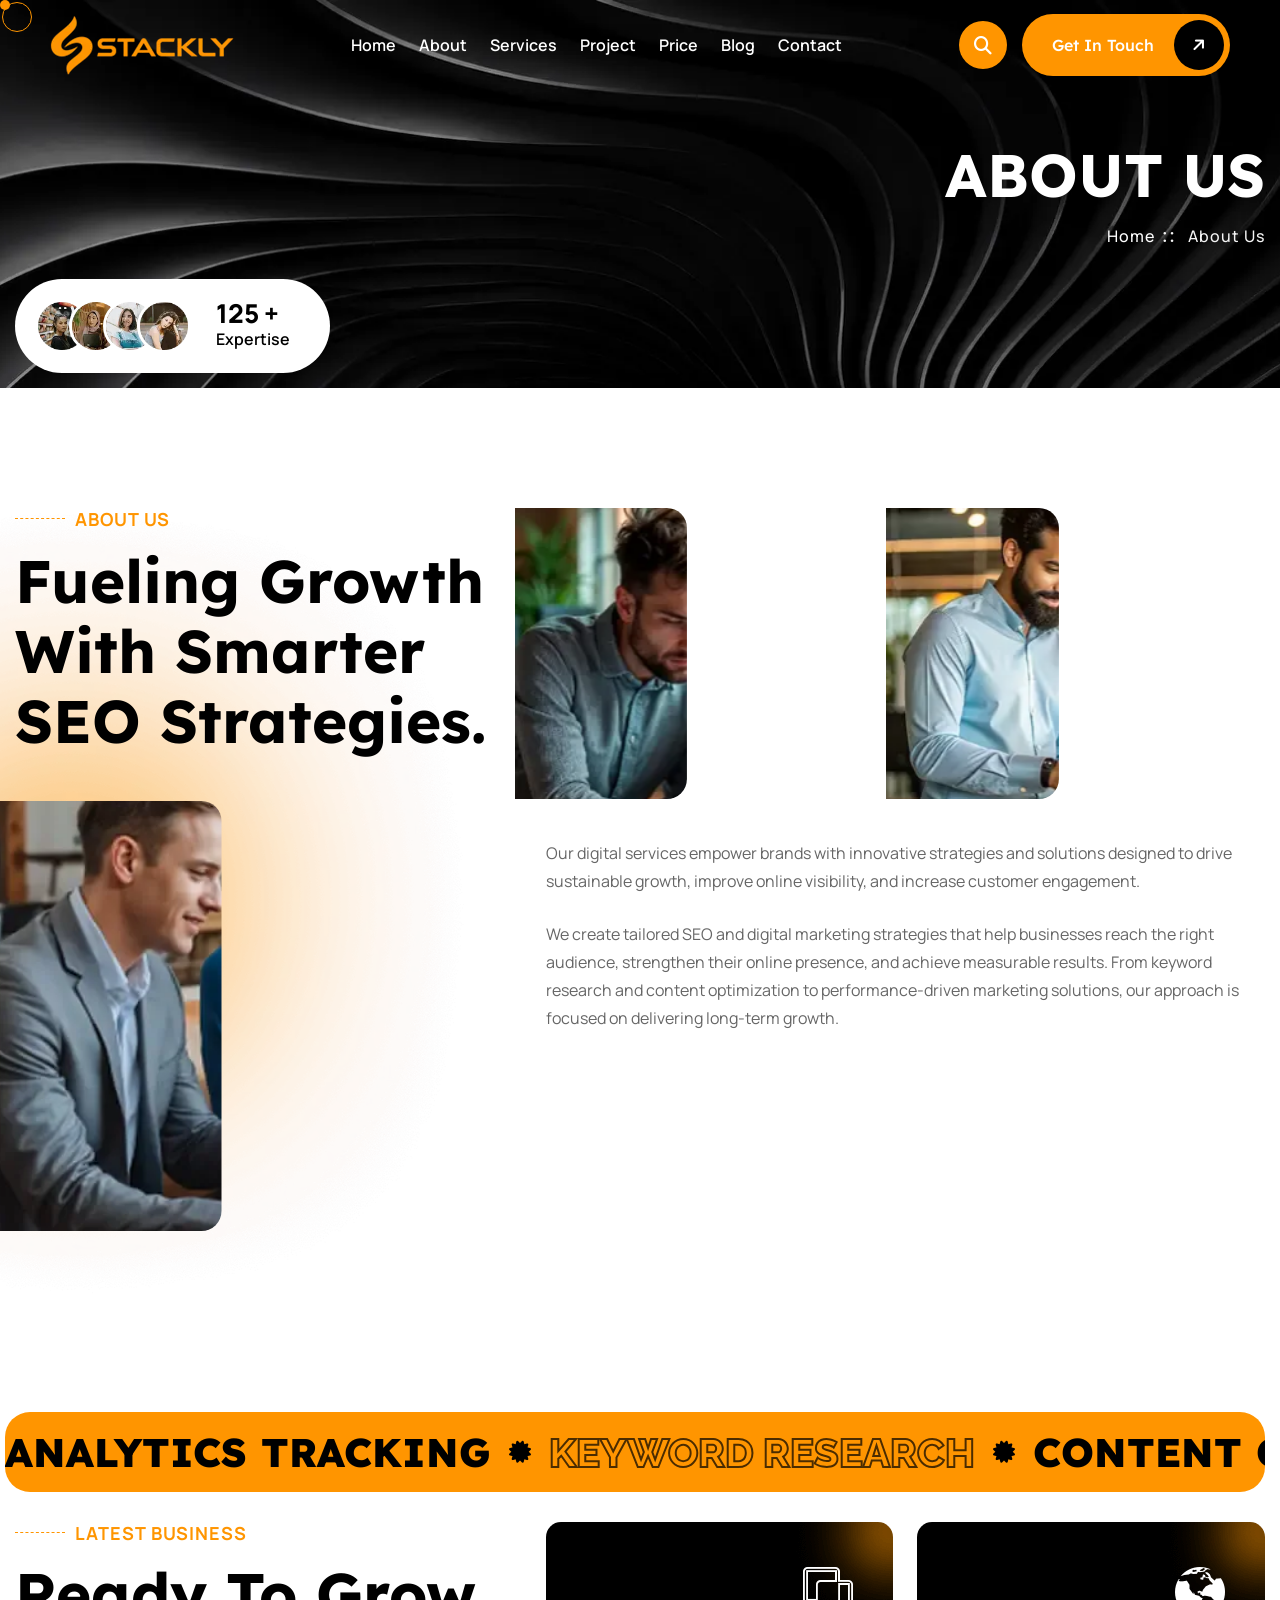
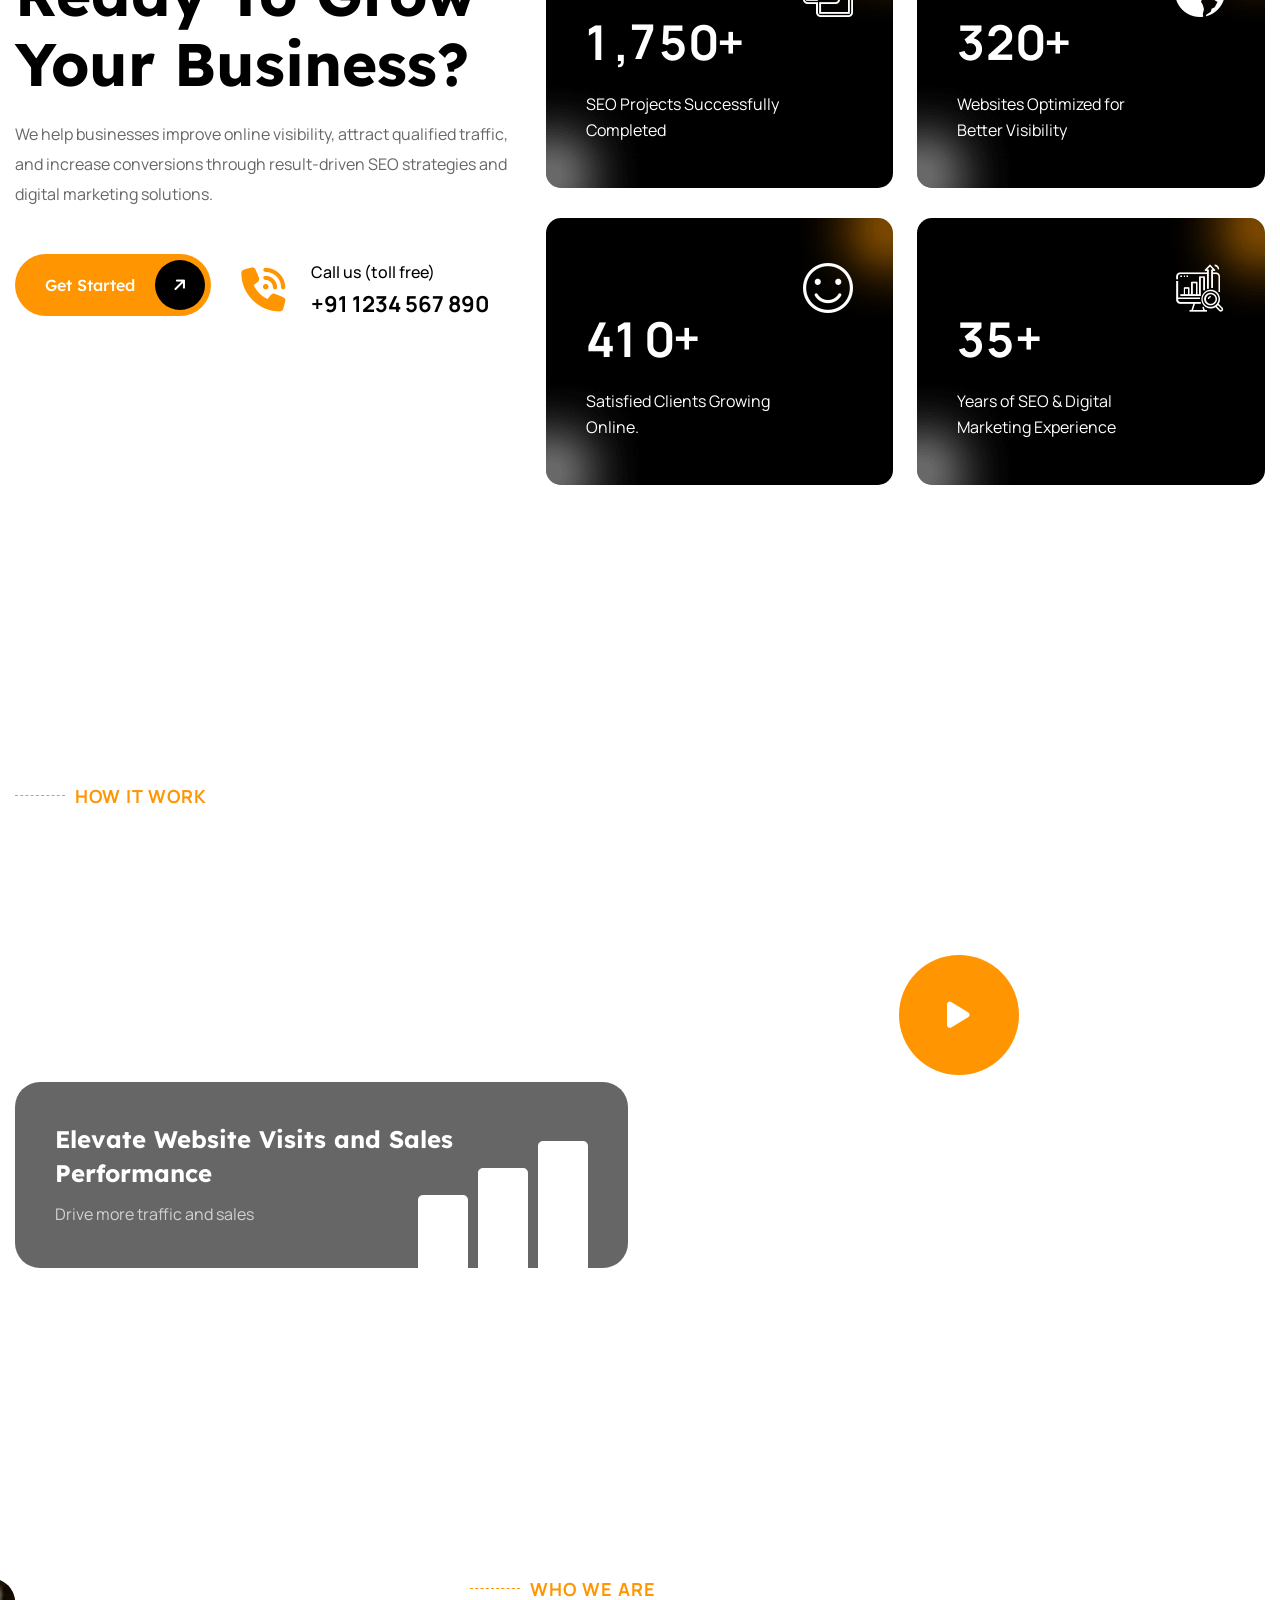
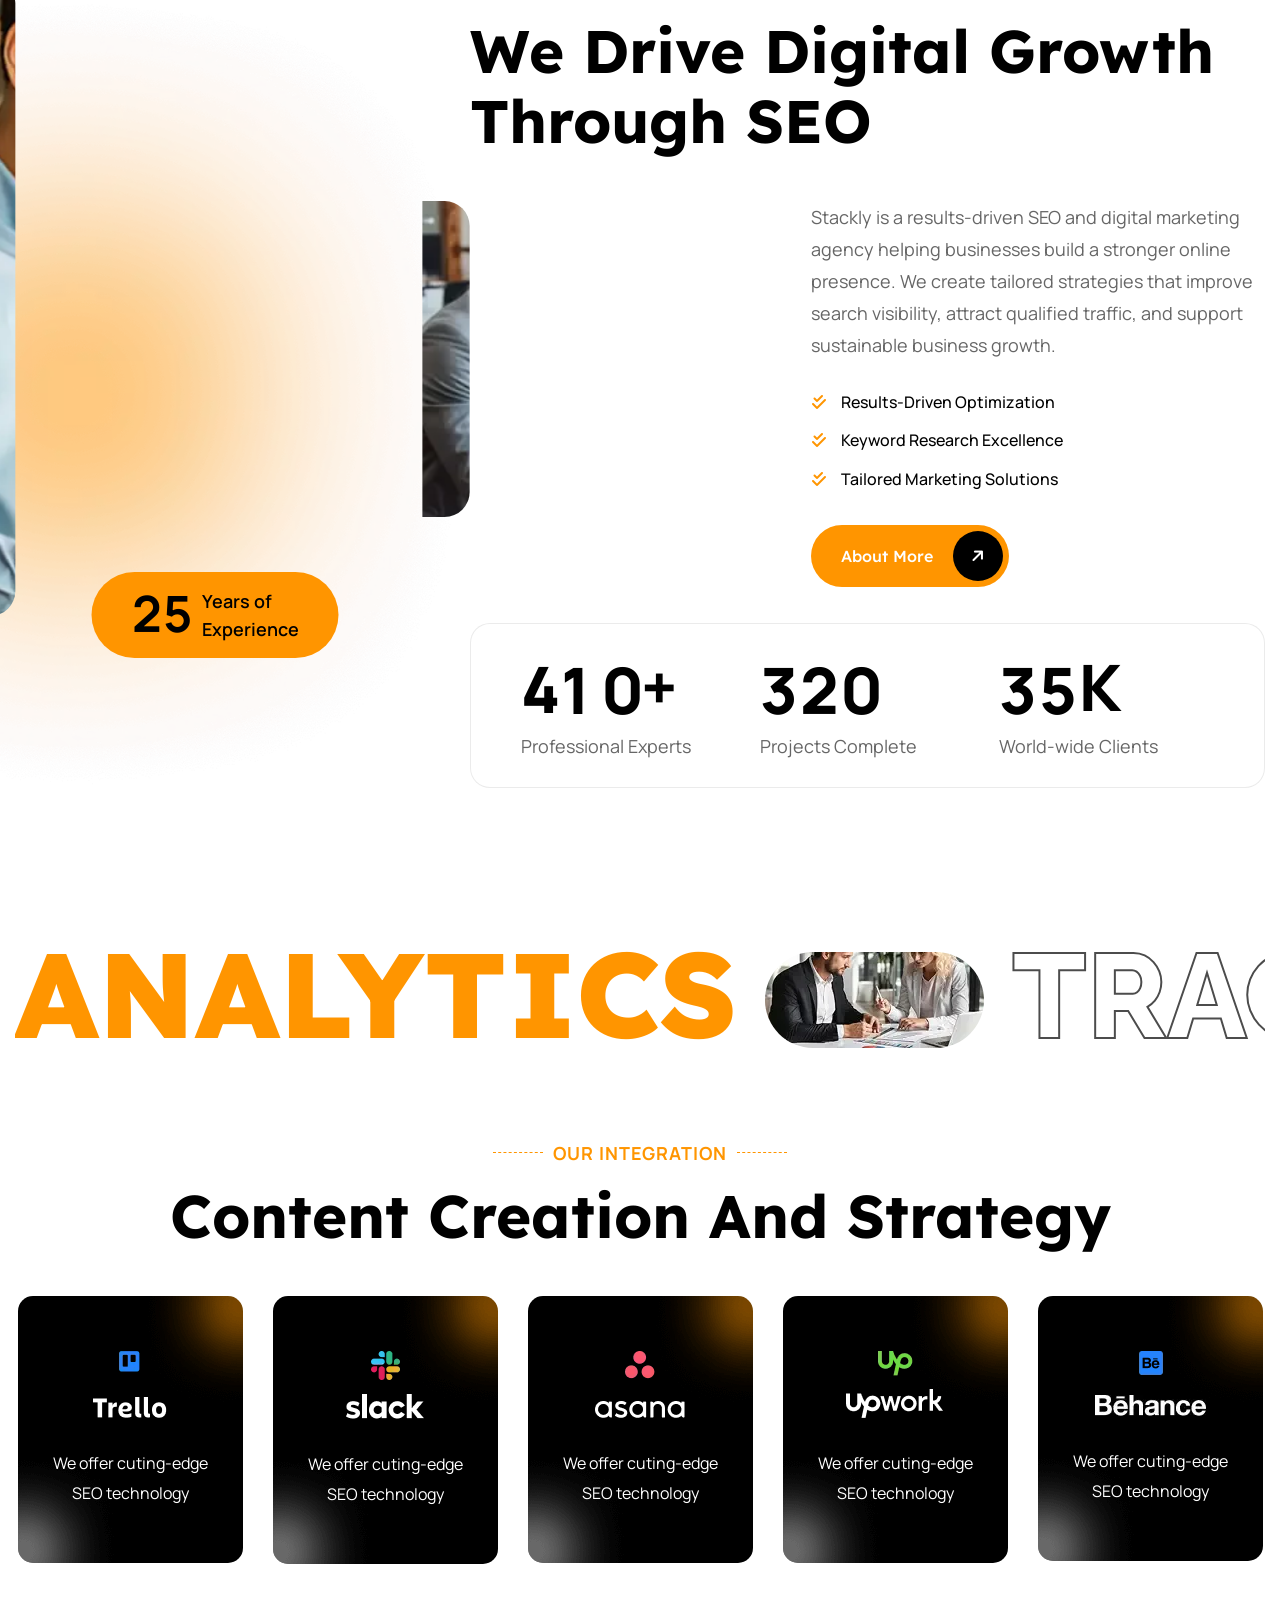
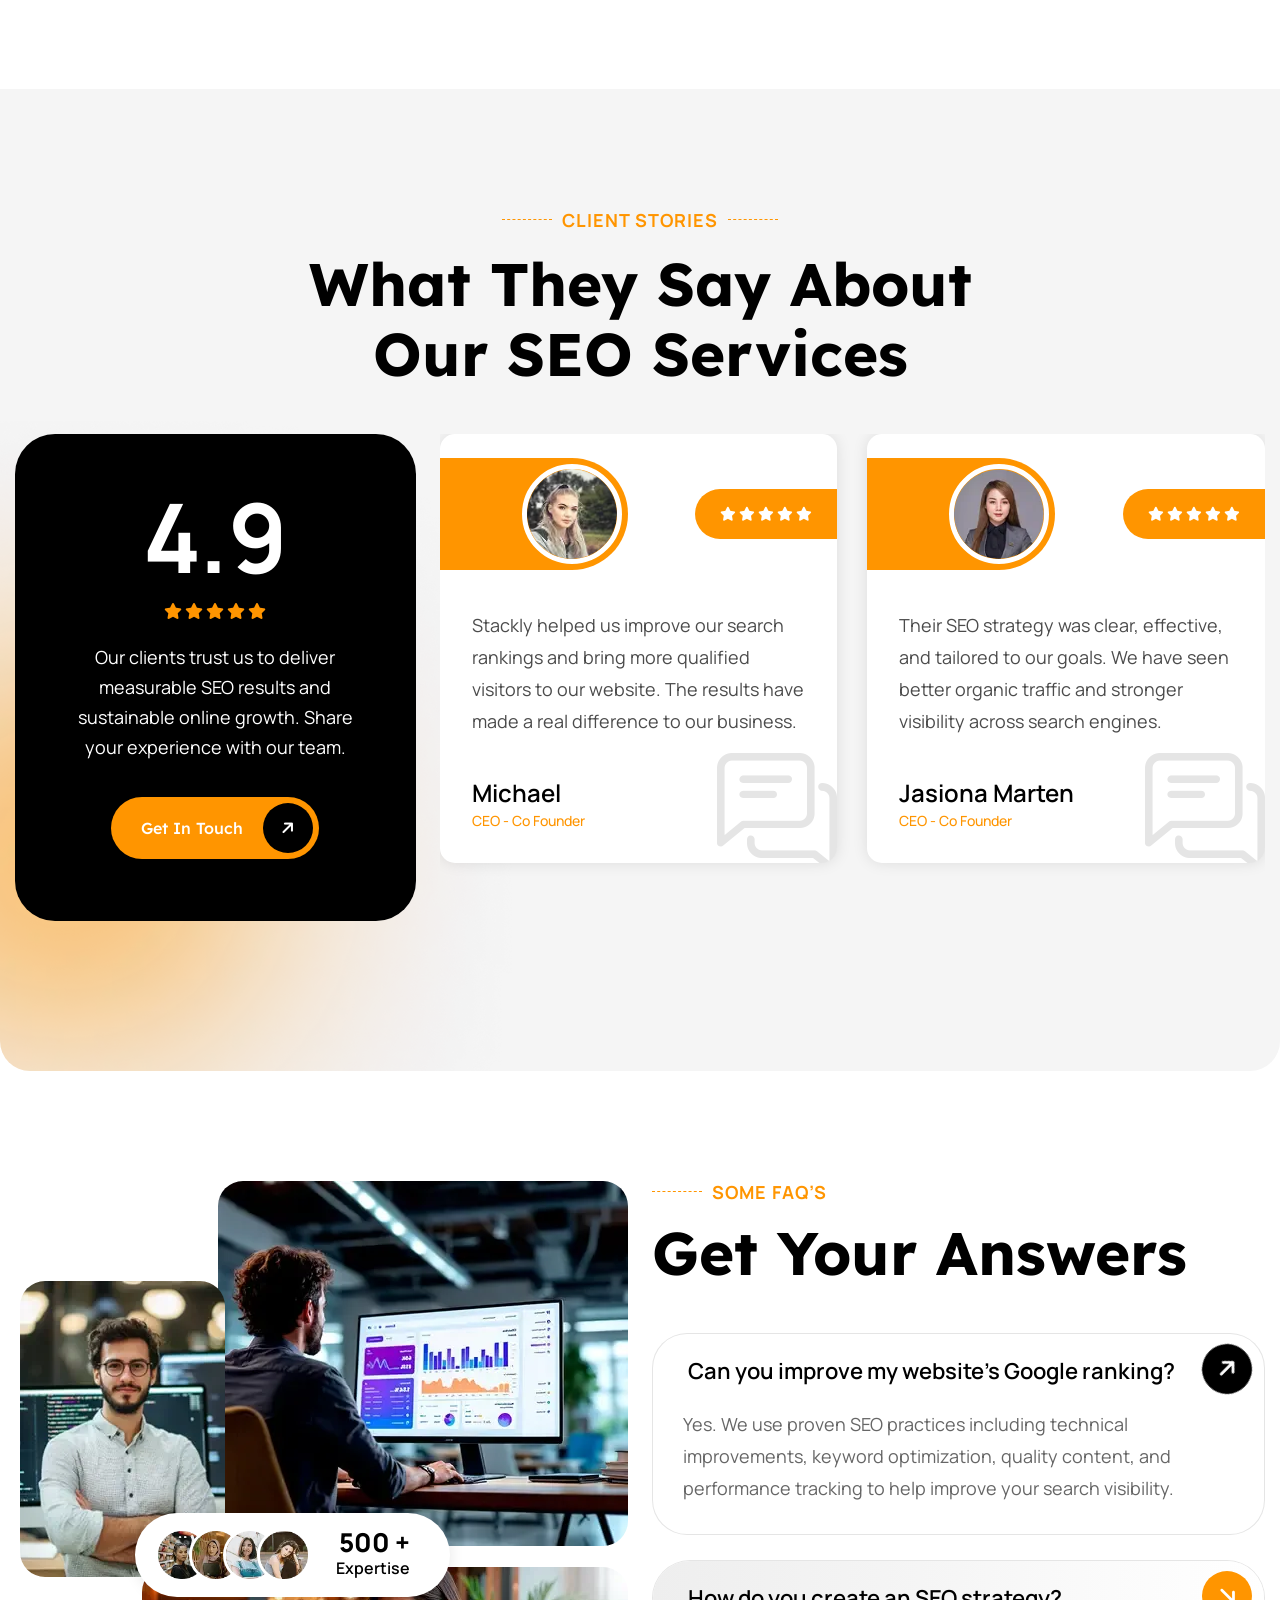
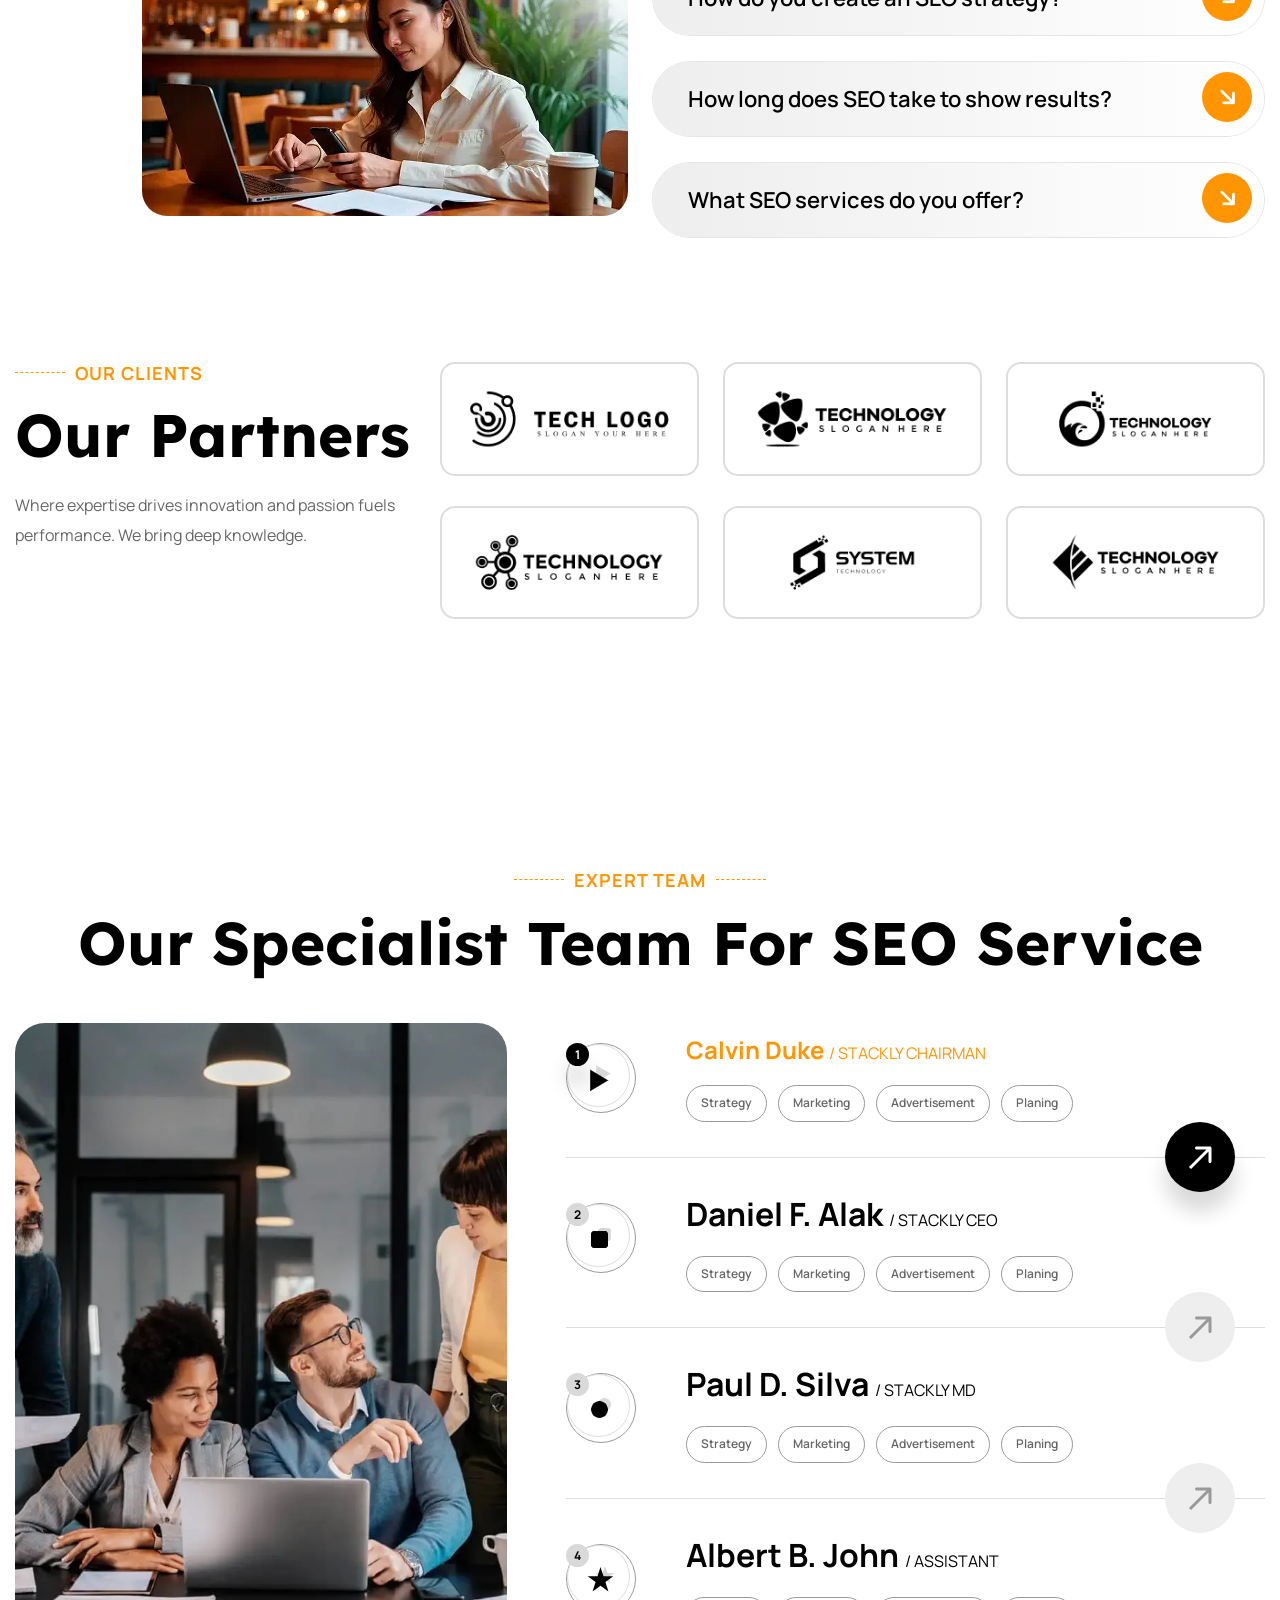
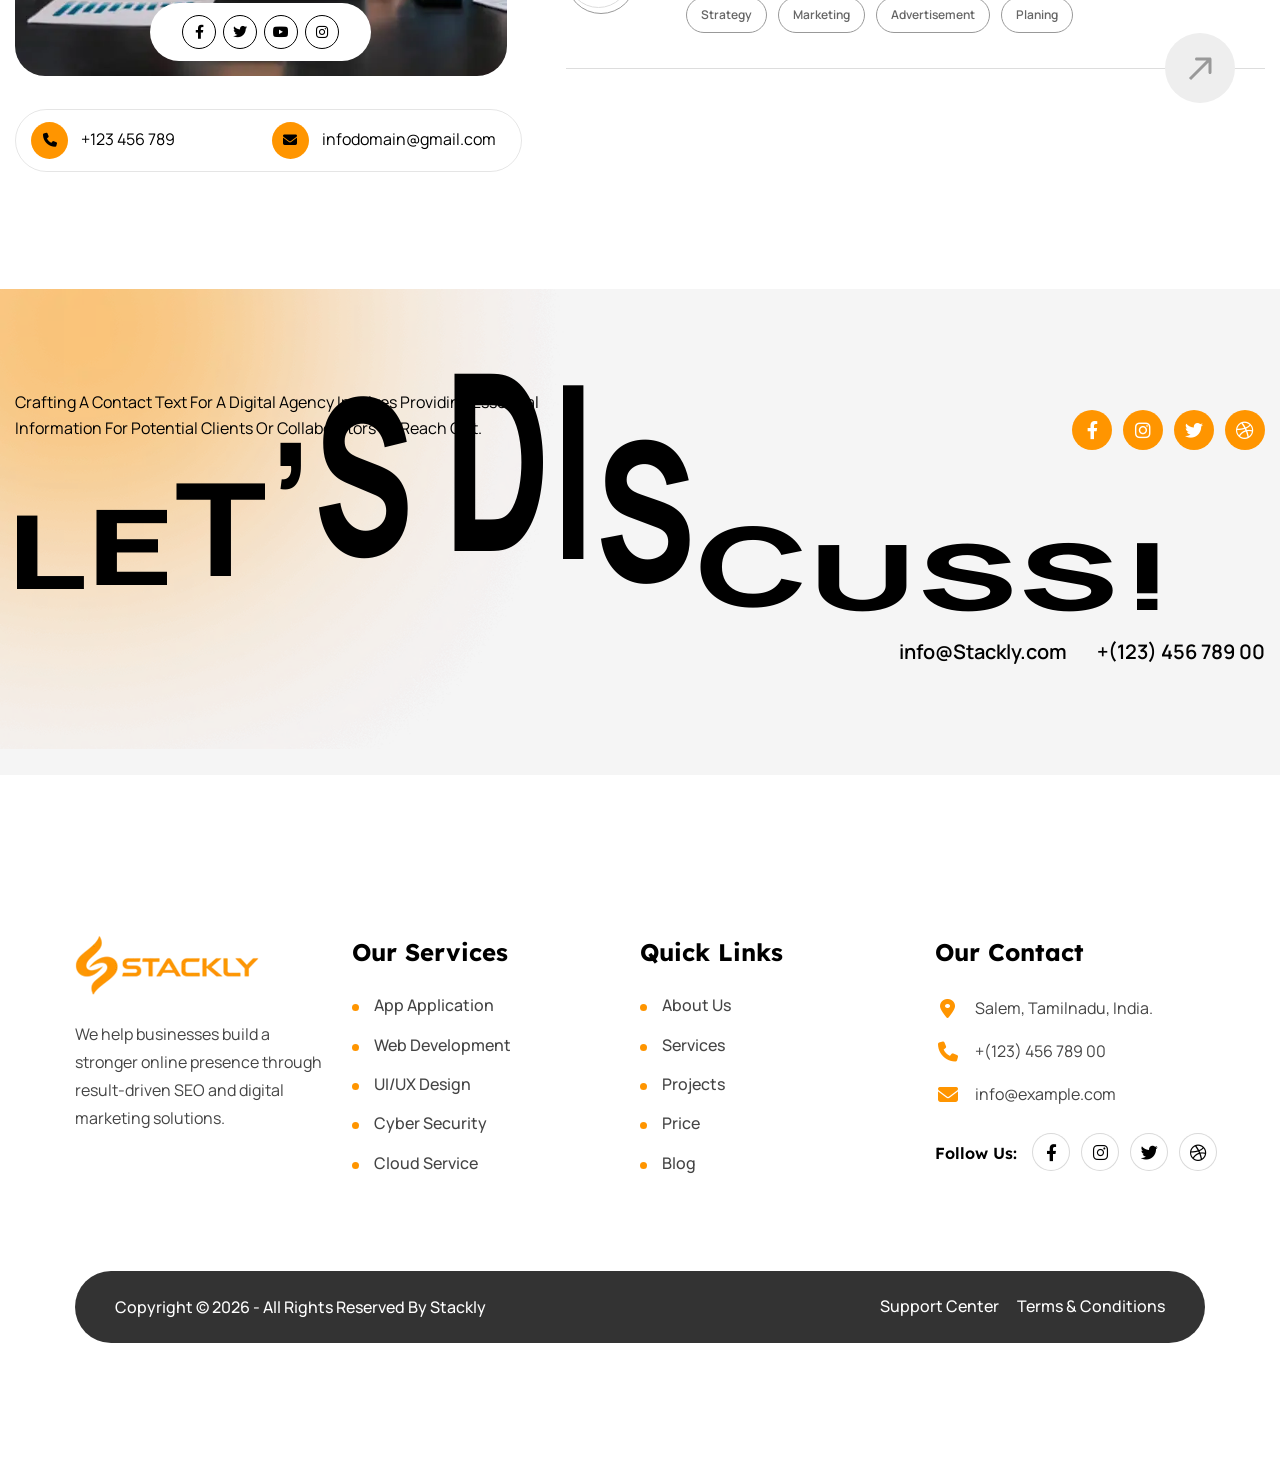
<file: about.html>
<!DOCTYPE html>
<html>
<head>
<meta charset="utf-8">
<title>Stackly SEO Agency | About Us</title>
<!-- Stylesheets -->
<link href="assets/css/bootstrap.css" rel="stylesheet">
<link href="assets/css/style.css" rel="stylesheet">
<link href="assets/css/meanmenu.min.css" rel="stylesheet">
<link href="assets/css/responsive.css" rel="stylesheet">

<link href="https://fonts.googleapis.com/css2?family=Raleway:ital,wght@0,100..900;1,100..900&display=swap" rel="stylesheet">
<link href="https://fonts.googleapis.com/css2?family=Lexend+Deca:wght@100..900&display=swap" rel="stylesheet">
<link href="https://fonts.googleapis.com/css2?family=Manrope:wght@300;400;500;600;700;800&display=swap" rel="stylesheet">



<!-- Color Themes -->
<link id="theme-color-file" href="assets/css/color-themes/default-color.css" rel="stylesheet">

<!-- Responsive -->
<meta http-equiv="X-UA-Compatible" content="IE=edge">
<meta name="viewport" content="width=device-width, initial-scale=1.0, maximum-scale=1.0, user-scalable=0">

</head>

<body>

<div class="page-wrapper">
	
	<!-- Cursor -->
	<div class="cursor"></div>
	<div class="cursor-follower"></div>
	<!-- Cursor End -->
 	
	<!-- Preloader -->
	<div class="preloader">
		<div class="loader">
			<div class="outer-circle"></div>
			<div class="inner-circle"></div>
			<div class="dot"></div>
		</div>
	</div>
	<!-- End Preloader -->
	
	<!-- Main Header -->
	<header class="main-header header-style-one">
		
		<!-- Header Lower -->
		<div class="header-lower">
			<div class="auto-container">
				<div class="inner-container">
					<div class="d-flex justify-content-between align-items-center">
						
						<!-- Logo Box -->
						<div class="logo-box">
							<div class="logo"><a href="index.html"><img src="assets/images/logo-2.webp" alt="" title="Stackly"></a></div>
						</div>
						
						<div class="nav-outer d-flex flex-wrap">
							<!-- Main Menu -->
							<nav class="main-menu navbar-expand-md">
								<div class="navbar-header">
									<!-- Toggle Button -->    	
									<button class="navbar-toggler" type="button" data-toggle="collapse" data-target="#navbarSupportedContent" aria-controls="navbarSupportedContent" aria-expanded="false" aria-label="Toggle navigation">
										<span class="icon-bar"></span>
										<span class="icon-bar"></span>
										<span class="icon-bar"></span>
									</button>
								</div>
								
								<div class="navbar-collapse collapse clearfix" id="navbarSupportedContent">
									<ul class="navigation clearfix">
    <li><a href="index.html">Home</a></li>
    <li><a href="about.html">About</a></li>
    <li><a href="services.html">Services</a></li>
    <li><a href="projects.html">Project</a></li>
    <li><a href="price.html">Price</a></li>
    <li><a href="blog.html">Blog</a></li>
    <li><a href="contact.html">Contact</a></li>
</ul>
								</div>
							</nav>
						</div>

						<!-- Main Menu End-->
						<div class="outer-box d-flex align-items-center flex-wrap">

							<!-- Phone Box -->
							<div class="header-phone_box">
								<span class="fa-classic fa-solid fa-phone"></span>
								+91 1234567890
							</div>

							<!-- Search Btn -->
							<a href="404.html" class="search-box-btn search-box-outer">
    <span class="icon fa fa-search"></span>
</a>
	
							<!-- Button Box -->
							<div class="main-header_button">
								<a href="signin.html" class="theme-btn btn-style-one">
									<span class="btn-wrap">
										<span class="text-one">get in touch <i class="fa-classic fa-solid fa-arrow-right"></i></span>
										<span class="text-two">get in touch <i class="fa-classic fa-solid fa-arrow-right"></i></span>
									</span>
								</a>
							</div>
							
							<!-- Mobile Navigation Toggler -->
							<div class="mobile-nav-toggler"><span class="icon fa-classic fa-solid fa-bars fa-fw"></span></div>

						</div>
						
					</div>
				</div>
			</div>
		</div>
		<!--End Header Lower-->
		
		<!-- Mobile Menu  -->
		<div class="mobile-menu">
			<div class="menu-backdrop"></div>
			<div class="close-btn"><span class="icon fa-xmark"></span></div>
			
			<nav class="menu-box">
				<div class="nav-logo"><a href="index.html"><img src="assets/images/logo-2.webp" alt="" title=""></a></div>
				<div class="menu-outer"><!--Here Menu Will Come Automatically Via Javascript / Same Menu as in Header--></div>
				<div class="mobile-menu_button">
    <a href="signin.html" class="theme-btn btn-style-one">
        <span class="btn-wrap">
            <span class="text-one">
                Get In Touch <i class="fa-classic fa-solid fa-arrow-right"></i>
            </span>
            <span class="text-two">
                Get In Touch <i class="fa-classic fa-solid fa-arrow-right"></i>
            </span>
        </span>
    </a>
</div>
			</nav>
		</div>
		<!-- End Mobile Menu -->
	
	</header>
	<!-- End Main Header -->
	
	
	<!-- Page Title -->
    <section class="page-title" style="background-image:url(assets/images/background/about.webp)">
        <div class="auto-container">
			<div class="inner-container">
				<h2>About us</h2>
				<ul class="bread-crumb clearfix">
					<li><a href="index.html">Home</a></li>
					<li>about us</li>
				</ul>
				<!-- Page Title Options -->
				<div class="page-title_options">
					<div class="page-title_authors">
						<ul>
							<li><img src="assets/images/main-slider/author-1.webp" alt="" /></li>
							<li><img src="assets/images/main-slider/author-2.webp" alt="" /></li>
							<li><img src="assets/images/main-slider/author-3.webp" alt="" /></li>
							<li><img src="assets/images/main-slider/author-4.webp" alt="" /></li>
						</ul>
						<div class="page-title_reviews">
							125 + <br> <span>Expertise</span>
						</div>
					</div>
				</div>
				<!-- End Page Title Options -->
			</div>
        </div>
    </section>
    <!-- End Page Title -->

<!-- About One -->
	<section class="about-one" style="background-image:url(assets/images/background/about-shadow.webp)">
		<div class="auto-container">
			<div class="row clearfix">
				<!-- Title Column -->
				<div class="about-one_title-column col-lg-5 col-md-12 col-sm-12">
					<div class="about-one_title-outer">
						<!-- Sec Title -->
						<div class="sec-title title-anim">
							<div class="sec-title_title">About Us</div>
							<h2 class="sec-title_heading">Fueling growth with smarter SEO strategies.</h2>
						</div>
						<div class="about-one_image overlay-anim img-reveal">
							<img src="assets/images/resource/about.webp" alt="" />
						</div>
					</div>
				</div>
				<!-- Content Column -->
				<div class="about-one_content-column col-lg-7 col-md-12 col-sm-12">
					<div class="about-one_content-outer">
						<div class="row clearfix">
							<div class="col-lg-6 col-md-6 col-sm-6">
								<div class="about-one_image overlay-anim img-reveal">
									<img src="assets/images/resource/about-2.webp" alt="" />
								</div>
							</div>
							<div class="col-lg-6 col-md-6 col-sm-6">
								<div class="about-one_image overlay-anim img-reveal">
									<img src="assets/images/resource/about-3.webp" alt="" />
								</div>
							</div>
						</div>
						<div class="content wow fadeInUp" data-wow-delay="0ms" data-wow-duration="1500ms">
							<p>Our digital services empower brands with innovative strategies and solutions designed to drive sustainable growth, improve online visibility, and increase customer engagement.</p>
							<p>We create tailored SEO and digital marketing strategies that help businesses reach the right audience, strengthen their online presence, and achieve measurable results. From keyword research and content optimization to performance-driven marketing solutions, our approach is focused on delivering long-term growth.</p>
						</div>
						<div class="row clearfix wow fadeInUp" data-wow-delay="300ms" data-wow-duration="1500ms">
							<div class="col-lg-6 col-md-6 col-sm-6">
								<div class="about-one_video" style="background-image:url(assets/images/resource/video-bg.webp)">
									<a href="404.html" class="play-box"><span class="fa fa-play"></span></a>
									<span>watch intro</span>
								</div>
							</div>
							<div class="col-lg-6 col-md-6 col-sm-6">
								<ul class="about-one_list">
									<li>Results-Driven Optimization</li>
									<li>Keyword Research Excellence</li>
									<li>Tailored Marketing Solutions</li>
								</ul>
							</div>
						</div>
						<!-- Lower Box -->
						<div class="lower-box d-flex align-items-center flex-wrap wow fadeInUp" data-wow-delay="600ms" data-wow-duration="1500ms">
						
							<!-- Phone Box -->
							<div class="about-phone_box">
								<span class="icon fa-classic fa-solid fa-phone-volume"></span>
								<i>Call us (toll free)</i>
								<a>+91 1234567890</a>
							</div>
							
							<!-- Button Box -->
							<div class="about-one_button">
								<a href="404.html" class="theme-btn btn-style-two">
									<span class="btn-wrap">
										<span class="text-one">read more <i class="fa-classic fa-solid fa-arrow-right"></i></span>
										<span class="text-two">read more <i class="fa-classic fa-solid fa-arrow-right"></i></span>
									</span>	
								</a>
							</div>
							
						</div>
					</div>
				</div>
			</div>
		</div>
	</section>
	<!-- End About One -->
	
	
	<!-- Marketing One -->
	<section class="marketing-one">
		<div class="outer-container">
			<div class="animation_mode">
				<h1>Analytics Tracking</h1>
				<span class="marketing-one_icon fa-classic fa-solid fa-certificate"></span>
				<h1 class="light">Keyword Research</h1>
				<span class="marketing-one_icon fa-classic fa-solid fa-certificate"></span>
				<h1>Content Optimization</h1>
				<span class="marketing-one_icon fa-classic fa-solid fa-certificate"></span>
				<h1 class="light">Mobile Optimization</h1>
				<span class="marketing-one_icon fa-classic fa-solid fa-certificate"></span>
			</div>
		</div>
	</section>
	<!-- End Marketing One -->
	
	
	<!-- Counter One -->
	<section class="counter-one">
		<div class="auto-container">
			<div class="row clearfix">
				
				<!-- Column -->
				<div class="title-column col-lg-5 col-md-12 col-sm-12">
					<!-- Sec Title -->
					<div class="sec-title title-anim">
						<div class="sec-title_title">LATEST Business</div>
						<h2 class="sec-title_heading">Ready To Grow Your Business?</h2>
						<div class="sec-title_text">We help businesses improve online visibility, attract qualified traffic, and increase conversions through result-driven SEO strategies and digital marketing solutions.</div>
					</div>
					<div class="btn-box d-flex align-items-center flex-wrap">
						<!-- Button Box -->
						<div class="counter-one_button">
							<a href="404.html" class="theme-btn btn-style-two">
								<span class="btn-wrap">
									<span class="text-one">get started <i class="fa-classic fa-solid fa-arrow-right"></i></span>
									<span class="text-two">get started <i class="fa-classic fa-solid fa-arrow-right"></i></span>
								</span>
							</a>
						</div>
						
						<!-- Phone Box -->
						<div class="counter-one_phone">
							<span class="icon fa-classic fa-solid fa-phone-volume"></span>
							<i>Call us (toll free)</i>
							<a>+91 1234 567 890</a>
						</div>
						
					</div>
				</div>
				<!-- Column -->
				<div class="counts-column col-lg-7 col-md-12 col-sm-12">
					<div class="row clearfix">
						
						<!-- Counter Block Two -->
						<div class="counter-block_two col-lg-6 col-md-6 col-sm-6">
							<div class="counter-block_two-inner" style="background-image:url(assets/images/background/client-shadow-1.webp)">
								<div class="counter-block_two-shadow" style="background-image:url(assets/images/background/client-shadow-2.webp)"></div>
								<div class="counter-block_two-icon flaticon-intersect"></div>
								<div class="counter-block_two-count"><span class="odometer" data-count="1750"></span>+</div>
								<div class="counter-block_two-text">SEO Projects Successfully Completed</div>
							</div>
						</div>
						
						<!-- Counter Block Two -->
						<div class="counter-block_two col-lg-6 col-md-6 col-sm-6">
							<div class="counter-block_two-inner" style="background-image:url(assets/images/background/client-shadow-1.webp)">
								<div class="counter-block_two-shadow" style="background-image:url(assets/images/background/client-shadow-2.webp)"></div>
								<div class="counter-block_two-icon flaticon-world"></div>
								<div class="counter-block_two-count"><span class="odometer" data-count="320"></span>+</div>
								<div class="counter-block_two-text">Websites Optimized for Better Visibility</div>
							</div>
						</div>
						
						<!-- Counter Block Two -->
						<div class="counter-block_two col-lg-6 col-md-6 col-sm-6">
							<div class="counter-block_two-inner" style="background-image:url(assets/images/background/client-shadow-1.webp)">
								<div class="counter-block_two-shadow" style="background-image:url(assets/images/background/client-shadow-2.webp)"></div>
								<div class="counter-block_two-icon flaticon-smile"></div>
								<div class="counter-block_two-count"><span class="odometer" data-count="410"></span>+</div>
								<div class="counter-block_two-text">Satisfied Clients Growing Online.</div>
							</div>
						</div>
						
						<!-- Counter Block Two -->
						<div class="counter-block_two col-lg-6 col-md-6 col-sm-6">
							<div class="counter-block_two-inner" style="background-image:url(assets/images/background/client-shadow-1.webp)">
								<div class="counter-block_two-shadow" style="background-image:url(assets/images/background/client-shadow-2.webp)"></div>
								<div class="counter-block_two-icon flaticon-seo-8"></div>
								<div class="counter-block_two-count"><span class="odometer" data-count="35"></span>+</div>
								<div class="counter-block_two-text">Years of SEO & Digital Marketing Experience</div>
							</div>
						</div>
						
					</div>
				</div>
			</div>
		</div>
	</section>
	<!-- End Counter One -->
	
	<!-- Video One -->
	<section class="video-one">
		<div class="video-one_bg" style="background-image:url(assets/images/background/3.webp)"></div>
		<div class="auto-container">
			<div class="row clearfix">
				<!-- Column -->
				<div class="column col-lg-6 col-md-12 col-sm-12">
					<!-- Sec Title -->
					<div class="sec-title light">
						<div class="sec-title_title">HOW IT WORK</div>
						<h2 class="sec-title_heading">Mastering the Art of Digital Marketing SEO</h2>
					</div>
					<div class="content">
						<h4>Elevate Website Visits and Sales Performance</h4>
						<div class="text">Drive more traffic and sales</div>
						<div class="graph">
							<img src="assets/images/icons/graph.webp" alt="" />
						</div>
					</div>
				</div>
				<!-- Column -->
				<div class="column col-lg-6 col-md-12 col-sm-12">
					<div class="video-one_play">
						<a href="404.html" class="play-box"><span class="fa fa-play trans-300"></span></a>
					</div>
				</div>
			</div>
		</div>
	</section>
	<!-- End Video One -->
	
	<!-- About Two -->
	<section class="about-two" style="background-image:url(assets/images/background/about-shadow.webp)">
		<div class="auto-container">
			<div class="row clearfix">
				
				<!-- Title Column -->
				<div class="about-two_title-column col-lg-4 col-md-12 col-sm-12">
					<div class="about-two_title-outer">
						<div class="about-two_image overlay-anim img-reveal">
							<img src="assets/images/resource/about-4.webp" alt="" />
						</div>
						<!-- Experiance -->
						<div class="about-two_experiance">
							<div class="about-two_experiance-inner">
								<div class="about-two_exp-count"><span class="odometer" data-count="25"></span></div>
								Years of Experience 
							</div>
						</div>
					</div>
				</div>
				
				<!-- Content Column -->
				<div class="about-two_content-column col-lg-8 col-md-12 col-sm-12">
					<div class="about-two_content-outer">
						<!-- Sec Title -->
						<div class="sec-title title-anim">
							<div class="sec-title_title">Who We Are</div>
							<h2 class="sec-title_heading">We Drive Digital Growth Through SEO</h2>
						</div>
						<div class="row clearfix">
							<div class="column col-lg-5 col-md-6 col-sm-12">
								<div class="about-two_image overlay-anim img-reveal">
									<img src="assets/images/resource/about-5.webp" alt="" />
								</div>
							</div>
							<div class="column col-lg-7 col-md-6 col-sm-12">
								<div class="about-two_text"> Stackly is a results-driven SEO and digital marketing agency helping businesses build a stronger online presence. We create tailored strategies that improve search visibility, attract qualified traffic, and support sustainable business growth.</div>
								<ul class="about-one_list">
									<li>Results-Driven Optimization</li>
									<li>Keyword Research Excellence</li>
									<li>Tailored Marketing Solutions</li>
								</ul>
								<!-- Button Box -->
								<div class="about-two_button">
									<a href="404.html" class="theme-btn btn-style-two">
										<span class="btn-wrap">
											<span class="text-one">About More <i class="fa-classic fa-solid fa-arrow-right"></i></span>
											<span class="text-two">About More <i class="fa-classic fa-solid fa-arrow-right"></i></span>
										</span>
									</a>
								</div>
							</div>
						</div>
						<!-- About Two Counts -->
						<div class="about-two_counts">
							<div class="row clearfix">
							
								<!-- Counter Block One -->
								<div class="about-two_count col-lg-4 col-md-4 col-sm-12">
									<div class="about-two_count-inner">
										<div class="about-two_counter"><span class="odometer" data-count="410"></span>+</div>
										<div class="about-two_count-text">Professional Experts</div>
									</div>
								</div>
								
								<!-- Counter Block One -->
								<div class="about-two_count col-lg-4 col-md-4 col-sm-12">
									<div class="about-two_count-inner">
										<div class="about-two_counter"><span class="odometer" data-count="320"></span></div>
										<div class="about-two_count-text">Projects Complete</div>
									</div>
								</div>
								
								<!-- Counter Block One -->
								<div class="about-two_count col-lg-4 col-md-4 col-sm-12">
									<div class="about-two_count-inner">
										<div class="about-two_counter"><span class="odometer" data-count="35"></span>K</div>
										<div class="about-two_count-text">World-wide Clients</div>
									</div>
								</div>
								
							</div>
						</div>
						<!-- End About Two Counts -->
					</div>
				</div>
				
			</div>
		</div>
	</section>
	<!-- End About Two -->
	
	<!-- Marketing Two -->
	<section class="marketing-two">
		<div class="outer-container">
			<div class="animation_mode">
				<h1>Analytics</h1>
				<span class="marketing-one_icon"><img src="assets/images/resource/marque.webp" alt="" /></span>
				<h1 class="light">Tracking</h1>
				<span class="marketing-one_icon"><img src="assets/images/resource/marque.webp" alt="" /></span>
				<h1>Keyword Research</h1>
				<span class="marketing-one_icon"><img src="assets/images/resource/marque.webp" alt="" /></span>
				<h1 class="light"> Content Optimization</h1>
				<span class="marketing-one_icon"><img src="assets/images/resource/marque.webp" alt="" /></span>
				<h1 class="light">Mobile Optimization</h1>
			</div>
		</div>
	</section>
	<!-- End Marketing Two -->
	
	<!-- Clients Four -->
	<section class="clients-four">
		<div class="auto-container">
			<!-- Sec Title -->
			<div class="sec-title centered">
				<div class="sec-title_title">Our integration</div>
				<h2 class="sec-title_heading">Content Creation and Strategy</h2>
			</div>
			<div class="inner-container">
			
				<!-- Client Block One -->
				<div class="client-block_one">
					<div class="client-block_one-inner" style="background-image:url(assets/images/background/client-shadow-1.webp)">
						<div class="client-block_one-shadow" style="background-image:url(assets/images/background/client-shadow-2.webp)"></div>
						<div class="client-logo">
							<img src="assets/images/clients/7.webp" alt=""/>
						</div>
						<div class="text">We offer cuting-edge SEO technology</div>
					</div>
				</div>
				
				<!-- Client Block One -->
				<div class="client-block_one">
					<div class="client-block_one-inner" style="background-image:url(assets/images/background/client-shadow-1.webp)">
						<div class="client-block_one-shadow" style="background-image:url(assets/images/background/client-shadow-2.webp)"></div>
						<div class="client-logo">
							<img src="assets/images/clients/8.webp" alt=""/>
						</div>
						<div class="text">We offer cuting-edge SEO technology</div>
					</div>
				</div>
				
				<!-- Client Block One -->
				<div class="client-block_one">
					<div class="client-block_one-inner" style="background-image:url(assets/images/background/client-shadow-1.webp)">
						<div class="client-block_one-shadow" style="background-image:url(assets/images/background/client-shadow-2.webp)"></div>
						<div class="client-logo">
							<img src="assets/images/clients/9.webp" alt=""/>
						</div>
						<div class="text">We offer cuting-edge SEO technology</div>
					</div>
				</div>
				
				<!-- Client Block One -->
				<div class="client-block_one">
					<div class="client-block_one-inner" style="background-image:url(assets/images/background/client-shadow-1.webp)">
						<div class="client-block_one-shadow" style="background-image:url(assets/images/background/client-shadow-2.webp)"></div>
						<div class="client-logo">
							<img src="assets/images/clients/10.webp" alt=""/>
						</div>
						<div class="text">We offer cuting-edge SEO technology</div>
					</div>
				</div>
				
				<!-- Client Block One -->
				<div class="client-block_one">
					<div class="client-block_one-inner" style="background-image:url(assets/images/background/client-shadow-1.webp)">
						<div class="client-block_one-shadow" style="background-image:url(assets/images/background/client-shadow-2.webp)"></div>
						<div class="client-logo">
							<img src="assets/images/clients/11.webp" alt=""/>
						</div>
						<div class="text">We offer cuting-edge SEO technology</div>
					</div>
				</div>
				
			</div>
		</div>
	</section>
	<!-- End Clients Four -->
	
	<!-- Testimonial Two -->
	<section class="testimonial-two">
		<div class="color-layer" style="background-image:url(assets/images/background/testimonial-shadow.webp)"></div>
		<div class="auto-container">
			<!-- Sec Title -->
			<div class="sec-title centered">
				<div class="sec-title_title">
					Client Stories
				</div>
				<h2 class="sec-title_heading">What They Say About<br>Our SEO Services</h2>
			</div>
			<div class="row clearfix">
				
				<!-- Title Column -->
				<div class="testimonial-two_rate-column col-lg-4 col-md-12 col-sm-12">
					<div class="testimonial-two_rate-outer">
						<div class="testimonial-two_rate">4.9</div>
						<div class="testimonial-two_rating">
							<span class="fa fa-star"></span>
							<span class="fa fa-star"></span>
							<span class="fa fa-star"></span>
							<span class="fa fa-star"></span>
							<span class="fa fa-star"></span>
						</div>
						<div class="testimonial-two_text"> Our clients trust us to deliver measurable SEO results and sustainable online growth. Share your experience with our team.</div>
						<!-- Button Box -->
						<div class="testimonial-two_button">
							<a href="404.html" class="theme-btn btn-style-one">
								<span class="btn-wrap">
									<span class="text-one">Get In Touch <i class="fa-classic fa-solid fa-arrow-right"></i></span>
									<span class="text-two">Get In Touch <i class="fa-classic fa-solid fa-arrow-right"></i></span>
								</span>
							</a>
						</div>
					</div>
				</div>
				
				<!-- Title Column -->
				<div class="testimonial-two_carousel-column col-lg-8 col-md-12 col-sm-12">
					<div class="testimonial-two_carousel-outer">
						
						<div class="two-item_carousel swiper-container">
							<div class="swiper-wrapper">

								<!-- Slide -->
								<div class="swiper-slide">
									<!-- Testimonial Block Two -->
									<div class="testimonial-block_two">
										<div class="testimonial-block_two-inner">
											<div class="testimonial-block_two-icon flaticon-chat"></div>
											<div class="d-flex justify-content-between align-items-center flex-wrap">
												<div class="testimonial-block_two-author">
													<img src="assets/images/resource/author-1.webp" alt="" />
												</div>
												<div class="testimonial-block_two-rating">
													<span class="fa fa-star"></span>
													<span class="fa fa-star"></span>
													<span class="fa fa-star"></span>
													<span class="fa fa-star"></span>
													<span class="fa fa-star"></span>
												</div>
											</div>
											<div class="testimonial-block_two-text">Stackly helped us improve our search rankings and bring more qualified visitors to our website. The results have made a real difference to our business.</div>
											<div class="testimonial-block_two-designation">
												Michael <span>CEO - Co Founder</span>
											</div>
										</div>
									</div>
								</div>
								
								<!-- Slide -->
								<div class="swiper-slide">
									<!-- Testimonial Block Two -->
									<div class="testimonial-block_two">
										<div class="testimonial-block_two-inner">
											<div class="testimonial-block_two-icon flaticon-chat"></div>
											<div class="d-flex justify-content-between align-items-center flex-wrap">
												<div class="testimonial-block_two-author">
													<img src="assets/images/resource/author-2.webp" alt="" />
												</div>
												<div class="testimonial-block_two-rating">
													<span class="fa fa-star"></span>
													<span class="fa fa-star"></span>
													<span class="fa fa-star"></span>
													<span class="fa fa-star"></span>
													<span class="fa fa-star"></span>
												</div>
											</div>
											<div class="testimonial-block_two-text">Their SEO strategy was clear, effective, and tailored to our goals. We have seen better organic traffic and stronger visibility across search engines.</div>
											<div class="testimonial-block_two-designation">
												Jasiona Marten <span>CEO - Co Founder</span>
											</div>
										</div>
									</div>
								</div>
								
								<!-- Slide -->
								<div class="swiper-slide">
									<!-- Testimonial Block Two -->
									<div class="testimonial-block_two">
										<div class="testimonial-block_two-inner">
											<div class="testimonial-block_two-icon flaticon-chat"></div>
											<div class="d-flex justify-content-between align-items-center flex-wrap">
												<div class="testimonial-block_two-author">
													<img src="assets/images/resource/author-1.webp" alt="" />
												</div>
												<div class="testimonial-block_two-rating">
													<span class="fa fa-star"></span>
													<span class="fa fa-star"></span>
													<span class="fa fa-star"></span>
													<span class="fa fa-star"></span>
													<span class="fa fa-star"></span>
												</div>
											</div>
											<div class="testimonial-block_two-text">The team delivered excellent keyword research and content optimization. Our website now reaches a much larger and more relevant audience.</div>
											<div class="testimonial-block_two-designation">
												Sarah Williams <span>CEO - Co Founder</span>
											</div>
										</div>
									</div>
								</div>
								
								<!-- Slide -->
								<div class="swiper-slide">
									<!-- Testimonial Block Two -->
									<div class="testimonial-block_two">
										<div class="testimonial-block_two-inner">
											<div class="testimonial-block_two-icon flaticon-chat"></div>
											<div class="d-flex justify-content-between align-items-center flex-wrap">
												<div class="testimonial-block_two-author">
													<img src="assets/images/resource/author-2.webp" alt="" />
												</div>
												<div class="testimonial-block_two-rating">
													<span class="fa fa-star"></span>
													<span class="fa fa-star"></span>
													<span class="fa fa-star"></span>
													<span class="fa fa-star"></span>
													<span class="fa fa-star"></span>
												</div>
											</div>
											<div class="testimonial-block_two-text">Working with Stackly has improved our online presence significantly. Their consistent SEO efforts continue to generate valuable traffic and leads.</div>
											<div class="testimonial-block_two-designation">
												Daniel Thomas <span>CEO - Co Founder</span>
											</div>
										</div>
									</div>
								</div>
								
							</div>
						</div>
						
					</div>
				</div>
				
			</div>
		</div>
	</section>
	<!-- End Testimonial Two -->
	
	<!-- Faq Two -->
	<section class="faq-two style-two">
		<div class="auto-container">
			<div class="row clearfix">
				
				<!-- Column -->
				<div class="faq-two_images-column col-lg-6 col-md-12 col-sm-12">
					<div class="faq-two_images-outer">
					
						<!-- Faq Two Options -->
						<div class="faq-one_options">
							<div class="faq-one_authors">
								<ul>
									<li><img src="assets/images/main-slider/author-1.webp" alt="" /></li>
									<li><img src="assets/images/main-slider/author-2.webp" alt="" /></li>
									<li><img src="assets/images/main-slider/author-3.webp" alt="" /></li>
									<li><img src="assets/images/main-slider/author-4.webp" alt="" /></li>
								</ul>
								<div class="faq-one_reviews">
									500 + <br> <span>Expertise</span>
								</div>
							</div>
						</div>
						<!-- End Faq Two Options -->
						
						<div class="faq-two_image overlay-anim">
							<img src="assets/images/resource/faq-1.webp" alt="" />
						</div>
						<div class="faq-two_image overlay-anim">
							<img src="assets/images/resource/faq-2.webp" alt="" />
						</div>
						<div class="faq-two_image-two overlay-anim">
							<img src="assets/images/resource/faq-3.webp" alt="" />
						</div>
					</div>
				</div>
				
				<!-- Column -->
				<div class="column col-lg-6 col-md-12 col-sm-12">
					<!-- Sec Title -->
					<div class="sec-title">
						<div class="sec-title_title">
							Some FAQ’s
						</div>
						<h2 class="sec-title_heading">Get your answers</h2>
					</div>
					
					<!-- Accordion Box -->
					<ul class="accordion-box style-two wow fadeInUp" data-wow-delay="150ms" data-wow-duration="1500ms">
						
						<!-- Block -->
						<li class="accordion block active-block">
							<div class="acc-btn active"><div class="icon-outer"><span class="icon fa-classic fa-solid fa-arrow-right fa-fw"></span></div>Can you improve my website's Google ranking?</div>
							<div class="acc-content current">
								<div class="content">
									<div class="text"> Yes. We use proven SEO practices including technical improvements, keyword optimization, quality content, and performance tracking to help improve your search visibility.</div>
								</div>
							</div>
						</li>
									
						<!-- Block -->
						<li class="accordion block">
							<div class="acc-btn"><div class="icon-outer"><span class="icon fa-classic fa-solid fa-arrow-right fa-fw"></span></div>How do you create an SEO strategy?</div>
							<div class="acc-content">
								<div class="content">
									<div class="text">We analyze your website, competitors, keywords, and target audience to create a customized SEO strategy focused on improving visibility and generating qualified traffic.</div>
								</div>
							</div>
						</li>
						
						<!-- Block -->
						<li class="accordion block">
							<div class="acc-btn"><div class="icon-outer"><span class="icon fa-classic fa-solid fa-arrow-right fa-fw"></span></div>How long does SEO take to show results?</div>
							<div class="acc-content">
								<div class="content">
									<div class="text">SEO results vary depending on your website, competition, and industry. Consistent optimization can typically improve rankings, traffic, and visibility over time.</div>
								</div>
							</div>
						</li>
						
						<!-- Block -->
						<li class="accordion block">
							<div class="acc-btn"><div class="icon-outer"><span class="icon fa-classic fa-solid fa-arrow-right fa-fw"></span></div>What SEO services do you offer?</div>
							<div class="acc-content">
								<div class="content">
									<div class="text"> We offer keyword research, on-page SEO, technical SEO, content optimization, link building, and performance tracking tailored to your business goals.</div>
								</div>
							</div>
						</li>
						
					</ul>
					
				</div>
				
			</div>
		</div>
	</section>
	<!-- End Faq Two -->
	
	<!-- Clients Three -->
	<section class="clients-three">
		<div class="auto-container">
			<div class="row clearfix">
				
				<!-- Column -->
				<div class="title-column col-lg-4 col-md-12 col-sm-12">
					<!-- Sec Title -->
					<div class="sec-title title-anim">
						<div class="sec-title_title">Our Clients</div>
						<h2 class="sec-title_heading">Our Partners</h2>
						<div class="sec-title_text">Where expertise drives innovation and passion fuels performance. We bring deep knowledge.</div>
					</div>
				</div>
				<!-- Column -->
				<div class="clients-column col-lg-8 col-md-12 col-sm-12">
					<div class="row clearfix">
						<!-- Column -->
						<div class="column col-lg-4 col-md-4 col-sm-6">
							<div class="client-image">
								<a href="404.html"><img src="assets/images/clients/1.webp" alt="" /></a>
							</div>
						</div>
						
						<!-- Column -->
						<div class="column col-lg-4 col-md-4 col-sm-6">
							<div class="client-image">
								<a href="404.html"><img src="assets/images/clients/2.webp" alt="" /></a>
							</div>
						</div>
						
						<!-- Column -->
						<div class="column col-lg-4 col-md-4 col-sm-6">
							<div class="client-image">
								<a href="404.html"><img src="assets/images/clients/3.webp" alt="" /></a>
							</div>
						</div>
						
						<!-- Column -->
						<div class="column col-lg-4 col-md-4 col-sm-6">
							<div class="client-image">
								<a href="404.html"><img src="assets/images/clients/4.webp" alt="" /></a>
							</div>
						</div>
						
						<!-- Column -->
						<div class="column col-lg-4 col-md-4 col-sm-6">
							<div class="client-image">
								<a href="404.html"><img src="assets/images/clients/5.webp" alt="" /></a>
							</div>
						</div>
						
						<!-- Column -->
						<div class="column col-lg-4 col-md-4 col-sm-6">
							<div class="client-image">
								<a href="404.html"><img src="assets/images/clients/6.webp" alt="" /></a>
							</div>
						</div>
					</div>
				</div>
				
			</div>
		</div>
	</section>
	<!-- End Clients Three -->
	
	
		<!-- Team One -->
	<section class="team-one">
		<div class="side-title">EXPERT TEAMS</div>
		<div class="team-one_shadow overlay-layer"></div>
		<div class="auto-container">
			
			<!-- Sec Title -->
			<div class="sec-title centered title-anim">
				<div class="sec-title_title">
					Expert Team
				</div>
				<h2 class="sec-title_heading">Our Specialist Team <br> For SEO Service</h2>
			</div>
			
			<div class="row clearfix">
				
				<!-- Image Column -->
				<div class="team-one_image-column col-lg-5 col-md-12 col-sm-12">
					<div class="team-one_image-outer">
						<div class="team-one_images_outer">
							<!-- Image -->
							<div class="team-one_image overlay-anim active">
								<div class="social-outer">
									<!-- Social Box -->
									<div class="social-box">
										<a href="404.html"><i class="fa-brands fa-facebook-f"></i></a>
										<a href="404.html"><i class="fa-brands fa-twitter"></i></a>
										<a href="404.html"><i class="fa-brands fa-youtube"></i></a>
										<a href="404.html"><i class="fa-brands fa-instagram"></i></a>
									</div>
								</div>
								<img src="assets/images/resource/offer-1.webp" alt="" />
							</div>
							<!-- Image -->
							<div class="team-one_image overlay-anim two">
								<div class="social-outer">
									<!-- Social Box -->
									<div class="social-box">
										<a href="404.html"><i class="fa-brands fa-facebook-f"></i></a>
										<a href="404.html"><i class="fa-brands fa-twitter"></i></a>
										<a href="404.html"><i class="fa-brands fa-youtube"></i></a>
										<a href="404.html"><i class="fa-brands fa-instagram"></i></a>
									</div>
								</div>
								<img src="assets/images/resource/offer-2.webp" alt="" />
							</div>
							<!-- Image -->
							<div class="team-one_image overlay-anim three">
								<div class="social-outer">
									<!-- Social Box -->
									<div class="social-box">
										<a href="404.html"><i class="fa-brands fa-facebook-f"></i></a>
										<a href="404.html"><i class="fa-brands fa-twitter"></i></a>
										<a href="404.html"><i class="fa-brands fa-youtube"></i></a>
										<a href="404.html"><i class="fa-brands fa-instagram"></i></a>
									</div>
								</div>
								<img src="assets/images/resource/offer-3.webp" alt="" />
							</div>
							<!-- Image -->
							<div class="team-one_image overlay-anim four">
								<div class="social-outer">
									<!-- Social Box -->
									<div class="social-box">
										<a href="404.html"><i class="fa-brands fa-facebook-f"></i></a>
										<a href="404.html"><i class="fa-brands fa-twitter"></i></a>
										<a href="404.html"><i class="fa-brands fa-youtube"></i></a>
										<a href="404.html"><i class="fa-brands fa-instagram"></i></a>
									</div>
								</div>
								<img src="assets/images/resource/offer-4.webp" alt="" />
							</div>
						</div>
						<div class="info-outer d-flex justify-content-between align-items-center flex-wrap">
							<a><i class="fa-classic fa-solid fa-phone"></i> +123 456 789</a>
							<a><i class="fa-classic fa-solid fa-envelope"></i> infodomain@gmail.com</a>
						</div>
					</div>
				</div>
				
				<!-- Content Column -->
				<div class="team-one_content-column col-lg-7 col-md-12 col-sm-12">
					<div class="team-one_content-outer">
						<div class="team-one_titles">
							<!-- One -->
							<div class="team-one_title active">
								<div class="team-one_icon-outer">
									<span class="team-one_number">1</span>
									<div class="team-one_icon">
										<img src="assets/images/icons/offer-1.webp" alt="" />
									</div>
								</div>
								<h4 class="team-one_heading"><a href="404.html">Calvin Duke <span>/ Stackly Chairman</span></a></h4>
								<ul class="team-one_tags">
									<li><a href="404.html">Strategy</a></li>
									<li><a href="404.html">Marketing</a></li>
									<li><a href="404.html">Advertisement</a></li>
									<li><a href="404.html">Planing</a></li>
								</ul>
								<a class="team-one_arrow" href="404.html">
									<img src="assets/images/icons/offer_arrow.webp" alt="" />
								</a>
							</div>
							<!-- Two -->
							<div class="team-one_title">
								<div class="team-one_icon-outer">
									<span class="team-one_number">2</span>
									<div class="team-one_icon">
										<img src="assets/images/icons/offer-2.webp" alt="" />
									</div>
								</div>
								<h3 class="team-one_heading"><a href="404.html">Daniel F. Alak <span>/ Stackly CEO</span></a></h3>
								<ul class="team-one_tags">
									<li><a href="404.html">Strategy</a></li>
									<li><a href="404.html">Marketing</a></li>
									<li><a href="404.html">Advertisement</a></li>
									<li><a href="404.html">Planing</a></li>
								</ul>
								<a class="team-one_arrow" href="404.html">
									<img src="assets/images/icons/offer_arrow.webp" alt="" />
								</a>
							</div>
							<!-- Three -->
							<div class="team-one_title">
								<div class="team-one_icon-outer">
									<span class="team-one_number">3</span>
									<div class="team-one_icon">
										<img src="assets/images/icons/offer-3.webp" alt="" />
									</div>
								</div>
								<h3 class="team-one_heading"><a href="404.html">Paul D. Silva <span>/ Stackly MD</span></a></h3>
								<ul class="team-one_tags">
									<li><a href="404.html">Strategy</a></li>
									<li><a href="404.html">Marketing</a></li>
									<li><a href="404.html">Advertisement</a></li>
									<li><a href="404.html">Planing</a></li>
								</ul>
								<a class="team-one_arrow" href="404.html">
									<img src="assets/images/icons/offer_arrow.webp" alt="" />
								</a>
							</div>
							<!-- Four -->
							<div class="team-one_title">
								<div class="team-one_icon-outer">
									<span class="team-one_number">4</span>
									<div class="team-one_icon">
										<img src="assets/images/icons/offer-4.webp" alt="" />
									</div>
								</div>
								<h3 class="team-one_heading"><a href="404.html">Albert B. John <span>/ Assistant</span></a></h3>
								<ul class="team-one_tags">
									<li><a href="404.html">Strategy</a></li>
									<li><a href="404.html">Marketing</a></li>
									<li><a href="404.html">Advertisement</a></li>
									<li><a href="404.html">Planing</a></li>
								</ul>
								<a class="team-one_arrow" href="404.html">
									<img src="assets/images/icons/offer_arrow.webp" alt="" />
								</a>
							</div>
						</div>
					</div>
				</div>
				
			</div>
		</div>
	</section>
	<!-- End Team One -->

	<!-- Contact One -->
	<section class="contact-one" style="background-image:url(assets/images/background/contact-shadow.webp)">
		<div class="auto-container">
			<div class="d-flex justify-content-between align-items-center flex-wrap">
				<div class="contact-one-text">Crafting a contact text for a digital agency involves providing essential information for potential clients or collaborators to reach out.</div>
				<!-- Social Box -->
				<div class="contact-social_box">
					<a href="404.html"><i class="fa-brands fa-facebook-f"></i></a>
					<a href="404.html"><i class="fa-brands fa-instagram"></i></a>
					<a href="404.html"><i class="fa-brands fa-twitter"></i></a>
					<a href="404.html"><i class="fa-brands fa-dribbble"></i></a>
				</div>
			</div>
			<div class="contact-one_discuss"><span class="up-down_animation">let’s discuss!</span></div>
			<ul class="contact-one_list d-flex justify-content-end">
				<li><a href="mailto:info@Stackly.com">info@Stackly.com</a></li>
				<li><a href="tel:+123-456-789-00">+(123) 456 789 00</a></li>
			</ul>
		</div>
	</section>
	<!-- End Contact One -->
	
		<!-- Footer Two -->
	<footer class="main-footer">
		<div class="main-footer_bg" style="background-image:url(assets/images/background/2.webp)"></div>
		<div class="auto-container">
			<!-- Widgets Section -->
			<div class="widgets-section wow fadeInUp" data-wow-delay="0ms" data-wow-duration="1500ms">
				<div class="row clearfix">

					<!-- Big Column -->
					<div class="big-column col-xl-6 col-lg-12 col-md-12 col-sm-12">
						<div class="row clearfix">

							<!-- Footer Column -->
							<div class="main-footer_column col-lg-6 col-md-6 col-sm-12">
								<div class="logo-widget">
									<div class="main-footer_logo"><a href="index.html"><img src="assets/images/logo-2.webp" alt="" title=""></a></div>
									<div class="main-footer_text">We help businesses build a stronger online presence through result-driven SEO and digital marketing solutions. </div>
								</div>
							</div>

							<!-- Footer Column -->
							<div class="main-footer_column col-lg-6 col-md-6 col-sm-12">
								<div class="links-widget">
									<h4 class="main-footer_widget-title">Our Services</h4>
									<ul class="main-footer_links">
										<li><a href="404.html">App Application</a></li>
										<li><a href="404.html">Web Development</a></li>
										<li><a href="404.html">UI/UX Design</a></li>
										<li><a href="404.html">Cyber Security</a></li>
										<li><a href="404.html">Cloud Service</a></li>
									</ul>
								</div>
							</div>
							
						</div>
					</div>
					
					<!-- Big Column -->
					<div class="big-column col-xl-6 col-lg-12 col-md-12 col-sm-12">
						<div class="row clearfix">

							<!-- Footer Column -->
							<div class="main-footer_column col-lg-7 col-md-7 col-sm-12">
								<div class="links-widget">
									<h4 class="main-footer_widget-title">Quick Links</h4>
									<div class="row clearfix">
										<!-- Column -->
										<div class="column col-lg-6 col-md-6 col-sm-6">
											<ul class="main-footer_links">
												<li><a href="about.html">About Us</a></li>
												<li><a href="services.html">Services</a></li>
												<li><a href="projects.html">Projects</a></li>
												<li><a href="price.html">Price</a></li>
												<li><a href="blog.html">Blog</a></li>
											</ul>
										</div>
									</div>
								</div>
							</div>

							<!-- Footer Column -->
							<div class="main-footer_column col-lg-5 col-md-5 col-sm-12">
								<div class="info-widget">
									<h4 class="main-footer_widget-title">our contact</h4>
									<ul class="footer-contact_list">
										<li><span class="icon fas fa-map-marker-alt fa-fw"></span>Salem, Tamilnadu, India.</li>
										<li><span class="icon fas fa-phone fa-fw"></span>+(123) 456 789 00</li>
										<li><span class="icon fas fa-envelope fa-fw"></span>info@example.com </li>
									</ul>
									<!-- Social Box -->
									<div class="main-footer_socials">
										<span>Follow Us:</span>
										<a href="404.html"><i class="fa-brands fa-facebook-f"></i></a>
										<a href="404.html"><i class="fa-brands fa-instagram"></i></a>
										<a href="404.html"><i class="fa-brands fa-twitter"></i></a>
										<a href="404.html"><i class="fa-brands fa-dribbble"></i></a>
									</div>
								</div>
							</div>
							
						</div>
					</div>
					
				</div>
				
				<div class="main-footer_bottom">
				<div class="d-flex justify-content-between align-items-center flex-wrap">
					<!-- Copyright -->
					<div class="main-footer_copyright">Copyright &copy; 2026 - All rights Reserved By Stackly</div>
					<ul class="main-footer_navs">
						<li><a href="404.html">Support Center</a></li>
						<li><a href="404.html">Terms & Conditions</a></li>
					</ul>
				</div>
			</div>
				
			</div>
			
		</div>
	</footer>
	<!-- End Main Footer -->
	
	
</div>
<!-- End PageWrapper -->

<div class="progress-wrap">
	<svg class="progress-circle svg-content" width="100%" height="100%" viewBox="-1 -1 102 102">
		<path d="M50,1 a49,49 0 0,1 0,98 a49,49 0 0,1 0,-98"/>
	</svg>
</div>

<script src="assets/js/jquery.js"></script>
<script src="assets/js/popper.min.js"></script>
<script src="assets/js/bootstrap.min.js"></script>
<script src="assets/js/appear.js"></script>
<script src="assets/js/parallax.min.js"></script>
<script src="assets/js/tilt.jquery.min.js"></script>
<script src="assets/js/jquery.paroller.min.js"></script>
<script src="assets/js/wow.js"></script>
<script src="assets/js/swiper.min.js"></script>
<script src="assets/js/backtotop.js"></script>
<script src="assets/js/odometer.js"></script>
<script src="assets/js/parallax-scroll.js"></script>

<script src="assets/js/gsap.min.js"></script>
<script src="assets/js/SplitText.min.js"></script>
<script src="assets/js/ScrollTrigger.min.js"></script>
<script src="assets/js/ScrollToPlugin.min.js"></script>
<script src="assets/js/ScrollSmoother.min.js"></script>

<script src="assets/js/isotope.js"></script>
<script src="assets/js/jquery.marquee.min.js"></script>
<script src="assets/js/validate.js"></script>
<script src="assets/js/typeit.js"></script>
<script src="assets/js/jquery.marquee.min.js"></script>
<script src="assets/js/magnific-popup.min.js"></script>
<script src="assets/js/nav-tool.js"></script>
<script src="assets/js/jquery-ui.js"></script>
<script src="assets/js/element-in-view.js"></script>
<script src="assets/js/color-settings.js"></script>
<script src="assets/js/script.js"></script>

</body>
</html>
</file>
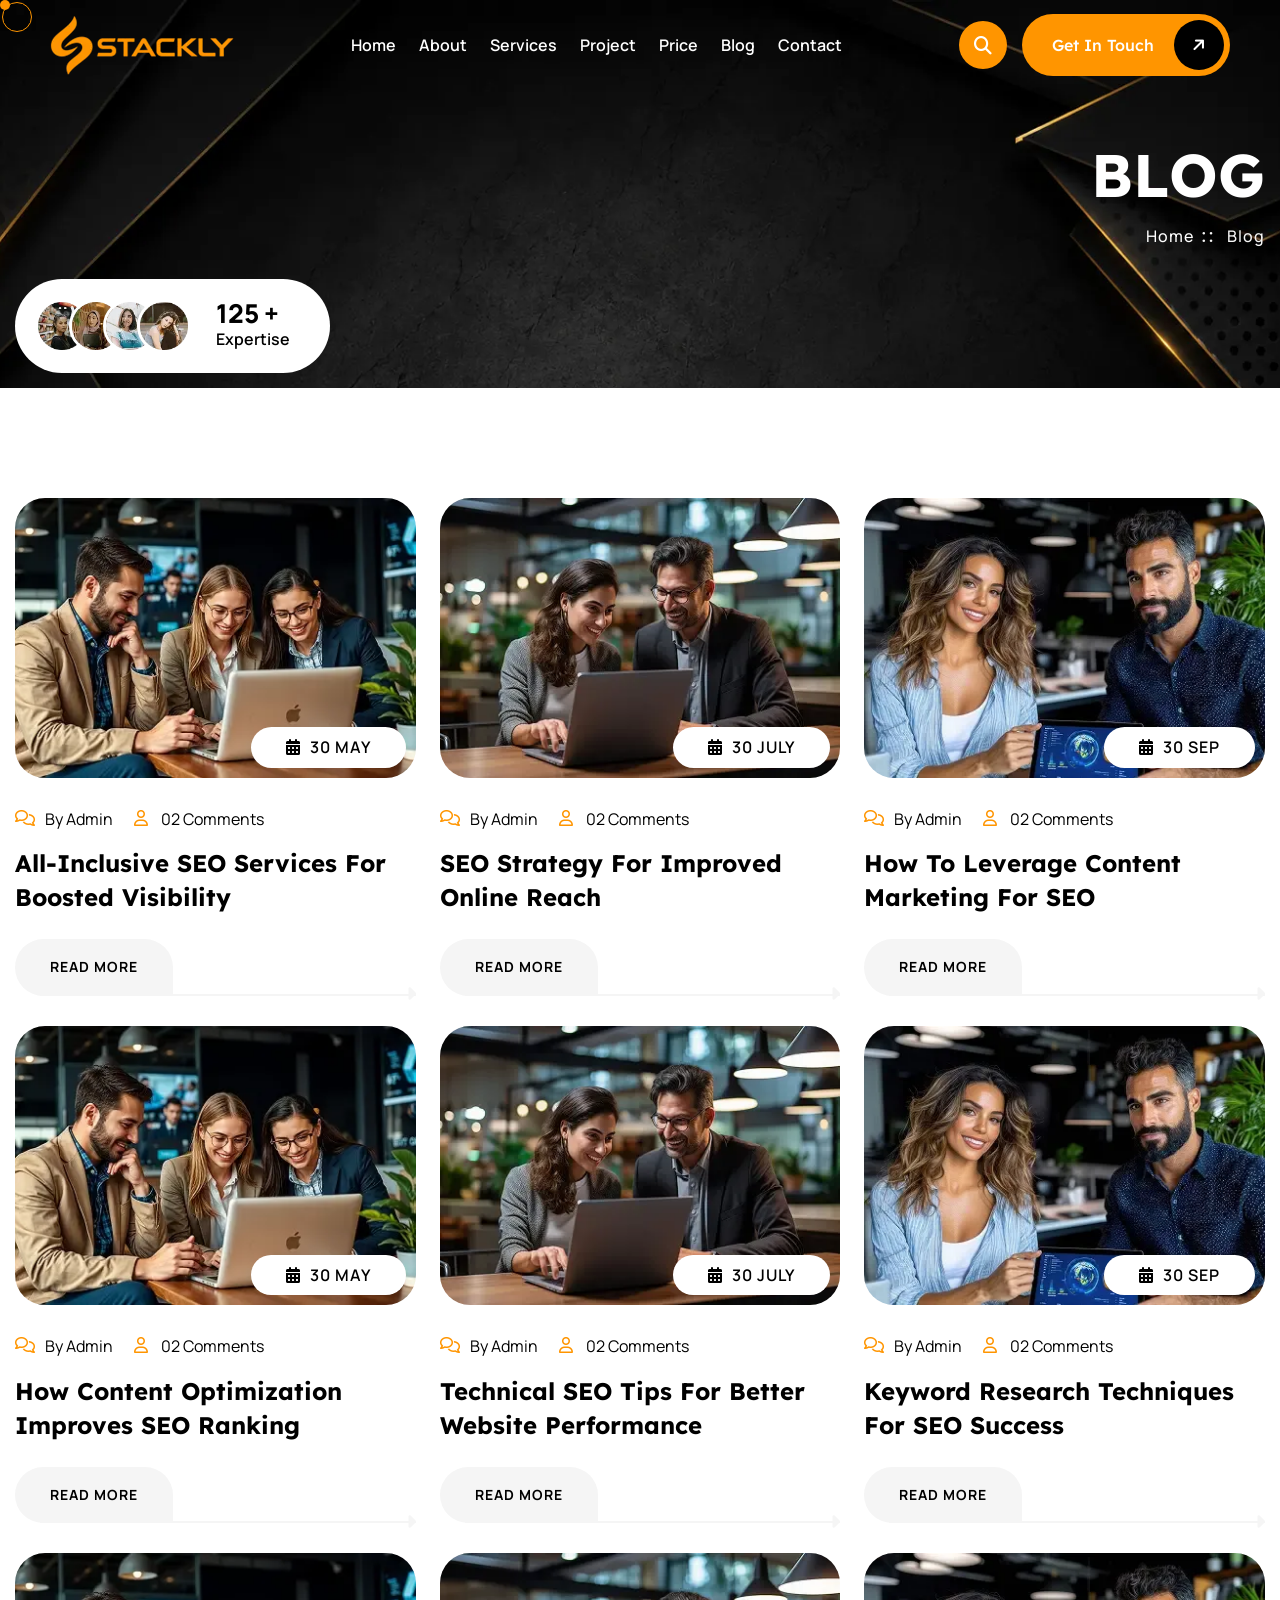
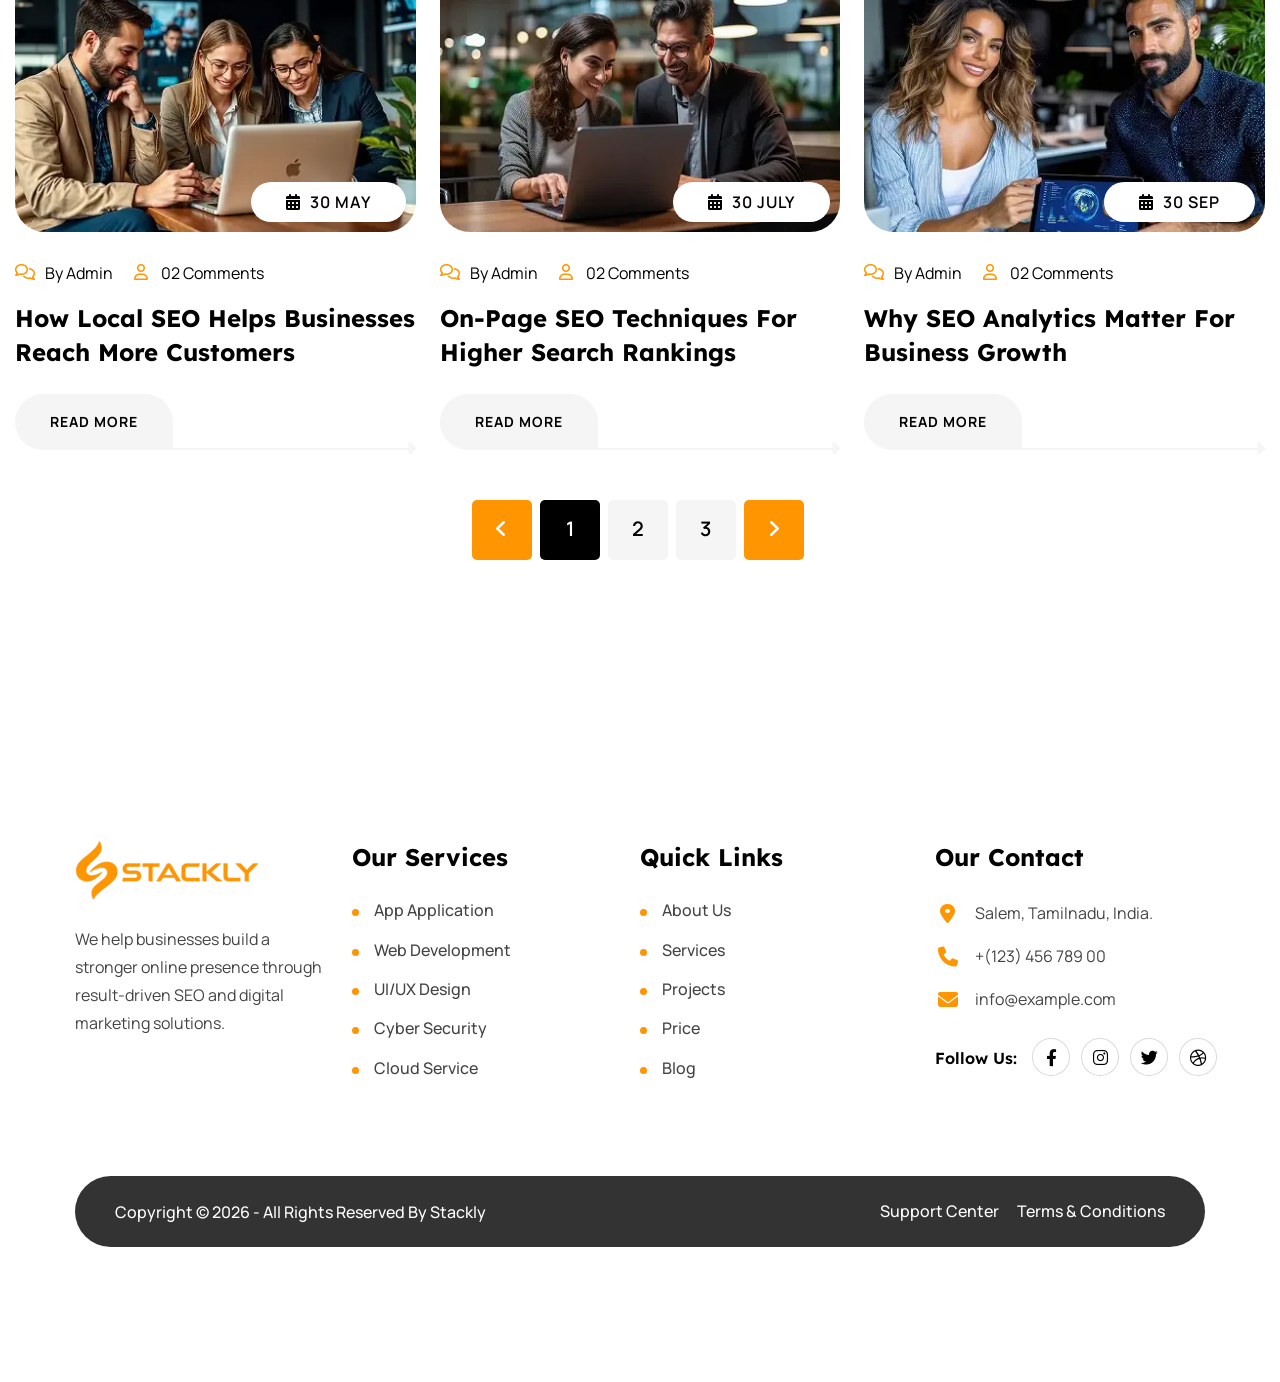
<file: blog.html>
<!DOCTYPE html>
<html>
<head>
<meta charset="utf-8">
<title>Stackly SEO Agency | Our Blog</title>
<!-- Stylesheets -->
<link href="assets/css/bootstrap.css" rel="stylesheet">
<link href="assets/css/style.css" rel="stylesheet">
<link href="assets/css/meanmenu.min.css" rel="stylesheet">
<link href="assets/css/responsive.css" rel="stylesheet">

<link href="https://fonts.googleapis.com/css2?family=Raleway:ital,wght@0,100..900;1,100..900&display=swap" rel="stylesheet">
<link href="https://fonts.googleapis.com/css2?family=Lexend+Deca:wght@100..900&display=swap" rel="stylesheet">
<link href="https://fonts.googleapis.com/css2?family=Manrope:wght@300;400;500;600;700;800&display=swap" rel="stylesheet">


<!-- Color Themes -->
<link id="theme-color-file" href="assets/css/color-themes/default-color.css" rel="stylesheet">

<!-- Responsive -->
<meta http-equiv="X-UA-Compatible" content="IE=edge">
<meta name="viewport" content="width=device-width, initial-scale=1.0, maximum-scale=1.0, user-scalable=0">
</head>

<body>

<div class="page-wrapper">
	
	<!-- Cursor -->
	<div class="cursor"></div>
	<div class="cursor-follower"></div>
	<!-- Cursor End -->
 	
	<!-- Preloader -->
	<div class="preloader">
		<div class="loader">
			<div class="outer-circle"></div>
			<div class="inner-circle"></div>
			<div class="dot"></div>
		</div>
	</div>
	<!-- End Preloader -->
	
		<!-- Main Header -->
	<header class="main-header header-style-one">
		
		<!-- Header Lower -->
		<div class="header-lower">
			<div class="auto-container">
				<div class="inner-container">
					<div class="d-flex justify-content-between align-items-center">
						
						<!-- Logo Box -->
						<div class="logo-box">
							<div class="logo"><a href="index.html"><img src="assets/images/logo-2.webp" alt="" title="Stackly"></a></div>
						</div>
						
						<div class="nav-outer d-flex flex-wrap">
							<!-- Main Menu -->
							<nav class="main-menu navbar-expand-md">
								<div class="navbar-header">
									<!-- Toggle Button -->    	
									<button class="navbar-toggler" type="button" data-toggle="collapse" data-target="#navbarSupportedContent" aria-controls="navbarSupportedContent" aria-expanded="false" aria-label="Toggle navigation">
										<span class="icon-bar"></span>
										<span class="icon-bar"></span>
										<span class="icon-bar"></span>
									</button>
								</div>
								
								<div class="navbar-collapse collapse clearfix" id="navbarSupportedContent">
									<ul class="navigation clearfix">
    <li><a href="index.html">Home</a></li>
    <li><a href="about.html">About</a></li>
    <li><a href="services.html">Services</a></li>
    <li><a href="projects.html">Project</a></li>
    <li><a href="price.html">Price</a></li>
    <li><a href="blog.html">Blog</a></li>
    <li><a href="contact.html">Contact</a></li>
</ul>
								</div>
							</nav>
						</div>

						<!-- Main Menu End-->
						<div class="outer-box d-flex align-items-center flex-wrap">

							<!-- Phone Box -->
							<div class="header-phone_box">
								<span class="fa-classic fa-solid fa-phone"></span>
								+91 1234567890
							</div>

							<!-- Search Btn -->
							<a href="404.html" class="search-box-btn search-box-outer">
    <span class="icon fa fa-search"></span>
</a>
	
							<!-- Button Box -->
							<div class="main-header_button">
								<a href="signin.html" class="theme-btn btn-style-one">
									<span class="btn-wrap">
										<span class="text-one">get in touch <i class="fa-classic fa-solid fa-arrow-right"></i></span>
										<span class="text-two">get in touch <i class="fa-classic fa-solid fa-arrow-right"></i></span>
									</span>
								</a>
							</div>
							
							<!-- Mobile Navigation Toggler -->
							<div class="mobile-nav-toggler"><span class="icon fa-classic fa-solid fa-bars fa-fw"></span></div>

						</div>
						
					</div>
				</div>
			</div>
		</div>
		<!--End Header Lower-->
		
		<!-- Mobile Menu  -->
		<div class="mobile-menu">
			<div class="menu-backdrop"></div>
			<div class="close-btn"><span class="icon fa-xmark"></span></div>
			
			<nav class="menu-box">
				<div class="nav-logo"><a href="index.html"><img src="assets/images/logo-2.webp" alt="" title=""></a></div>
				<div class="menu-outer"><!--Here Menu Will Come Automatically Via Javascript / Same Menu as in Header--></div>
				<div class="mobile-menu_button">
    <a href="signin.html" class="theme-btn btn-style-one">
        <span class="btn-wrap">
            <span class="text-one">
                Get In Touch <i class="fa-classic fa-solid fa-arrow-right"></i>
            </span>
            <span class="text-two">
                Get In Touch <i class="fa-classic fa-solid fa-arrow-right"></i>
            </span>
        </span>
    </a>
</div>
			</nav>
		</div>
		<!-- End Mobile Menu -->
	
	</header>
	<!-- End Main Header -->

	<!-- Page Title -->
    <section class="page-title" style="background-image:url(assets/images/background/blog.webp)">
        <div class="auto-container">
			<div class="inner-container">
				<h2>Blog</h2>
				<ul class="bread-crumb clearfix">
					<li><a href="index.html">Home</a></li>
					<li>Blog</li>
				</ul>
				<!-- Page Title Options -->
				<div class="page-title_options">
					<div class="page-title_authors">
						<ul>
							<li><img src="assets/images/main-slider/author-1.webp" alt="" /></li>
							<li><img src="assets/images/main-slider/author-2.webp" alt="" /></li>
							<li><img src="assets/images/main-slider/author-3.webp" alt="" /></li>
							<li><img src="assets/images/main-slider/author-4.webp" alt="" /></li>
						</ul>
						<div class="page-title_reviews">
							125 + <br> <span>Expertise</span>
						</div>
					</div>
				</div>
				<!-- End Page Title Options -->
			</div>
        </div>
    </section>
    <!-- End Page Title -->

	<!-- News One -->
	<section class="news-one">
		<div class="auto-container">
			<div class="row clearfix">
				
				<!-- News Block -->
				<div class="news-block_one col-lg-4 col-md-6 col-sm-12">
					<div class="news-block_one-inner wow fadeInUp" data-wow-delay="0ms" data-wow-duration="1500ms">
						<div class="news-block_one-image_outer">
							<div class="news-block_one-date"><span class="fa-classic fa-solid fa-calendar-days"></span> 30 may</div>
							<div class="news-block_one-image">
								<a href="404.html"><img src="assets/images/resource/news-1.webp" alt="" /></a>
								<img src="assets/images/resource/news-1.webp" alt="" />
							</div>
						</div>
						<div class="news-block_one-content">
							<ul class="news-block_one-meta">
								<li><span class="icon fa-regular fa-comments fa-fw"></span>By Admin</li>
								<li><span class="icon fa-regular fa-user fa-fw"></span>02 Comments</li>
							</ul>
							<h4 class="news-block_one-title"><a href="404.html">All-Inclusive SEO Services for Boosted Visibility</a></h4>
							<div class="news-block_one-button">
								<a class="news-block_one-more" href="404.html">READ MORE</a>
							</div>
						</div>
					</div>
				</div>
				
				<!-- News Block -->
				<div class="news-block_one col-lg-4 col-md-6 col-sm-12">
					<div class="news-block_one-inner wow fadeInUp" data-wow-delay="150ms" data-wow-duration="1500ms">
						<div class="news-block_one-image_outer">
							<div class="news-block_one-date"><span class="fa-classic fa-solid fa-calendar-days"></span> 30 July</div>
							<div class="news-block_one-image">
								<a href="404.html"><img src="assets/images/resource/news-2.webp" alt="" /></a>
								<img src="assets/images/resource/news-2.webp" alt="" />
							</div>
						</div>
						<div class="news-block_one-content">
							<ul class="news-block_one-meta">
								<li><span class="icon fa-regular fa-comments fa-fw"></span>By Admin</li>
								<li><span class="icon fa-regular fa-user fa-fw"></span>02 Comments</li>
							</ul>
							<h4 class="news-block_one-title"><a href="404.html">SEO Strategy for Improved Online Reach</a></h4>
							<div class="news-block_one-button">
								<a class="news-block_one-more" href="404.html">READ MORE</a>
							</div>
						</div>
					</div>
				</div>
				
				<!-- News Block -->
				<div class="news-block_one col-lg-4 col-md-6 col-sm-12">
					<div class="news-block_one-inner wow fadeInUp" data-wow-delay="300ms" data-wow-duration="1500ms">
						<div class="news-block_one-image_outer">
							<div class="news-block_one-date"><span class="fa-classic fa-solid fa-calendar-days"></span> 30 sep</div>
							<div class="news-block_one-image">
								<a href="404.html"><img src="assets/images/resource/news-3.webp" alt="" /></a>
								<img src="assets/images/resource/news-3.webp" alt="" />
							</div>
						</div>
						<div class="news-block_one-content">
							<ul class="news-block_one-meta">
								<li><span class="icon fa-regular fa-comments fa-fw"></span>By Admin</li>
								<li><span class="icon fa-regular fa-user fa-fw"></span>02 Comments</li>
							</ul>
							<h4 class="news-block_one-title"><a href="404.html">How to Leverage Content Marketing for SEO</a></h4>
							<div class="news-block_one-button">
								<a class="news-block_one-more" href="404.html">READ MORE</a>
							</div>
						</div>
					</div>
				</div>
				
				<!-- News Block -->
				<div class="news-block_one col-lg-4 col-md-6 col-sm-12">
					<div class="news-block_one-inner wow fadeInUp" data-wow-delay="0ms" data-wow-duration="1500ms">
						<div class="news-block_one-image_outer">
							<div class="news-block_one-date"><span class="fa-classic fa-solid fa-calendar-days"></span> 30 may</div>
							<div class="news-block_one-image">
								<a href="404.html"><img src="assets/images/resource/news-1.webp" alt="" /></a>
								<img src="assets/images/resource/news-1.webp" alt="" />
							</div>
						</div>
						<div class="news-block_one-content">
							<ul class="news-block_one-meta">
								<li><span class="icon fa-regular fa-comments fa-fw"></span>By Admin</li>
								<li><span class="icon fa-regular fa-user fa-fw"></span>02 Comments</li>
							</ul>
							<h4 class="news-block_one-title"><a href="404.html">How Content Optimization Improves SEO Ranking</a></h4>
							<div class="news-block_one-button">
								<a class="news-block_one-more" href="404.html">READ MORE</a>
							</div>
						</div>
					</div>
				</div>
				
				<!-- News Block -->
				<div class="news-block_one col-lg-4 col-md-6 col-sm-12">
					<div class="news-block_one-inner wow fadeInUp" data-wow-delay="150ms" data-wow-duration="1500ms">
						<div class="news-block_one-image_outer">
							<div class="news-block_one-date"><span class="fa-classic fa-solid fa-calendar-days"></span> 30 July</div>
							<div class="news-block_one-image">
								<a href="404.html"><img src="assets/images/resource/news-2.webp" alt="" /></a>
								<img src="assets/images/resource/news-2.webp" alt="" />
							</div>
						</div>
						<div class="news-block_one-content">
							<ul class="news-block_one-meta">
								<li><span class="icon fa-regular fa-comments fa-fw"></span>By Admin</li>
								<li><span class="icon fa-regular fa-user fa-fw"></span>02 Comments</li>
							</ul>
							<h4 class="news-block_one-title"><a href="404.html">Technical SEO Tips for Better Website Performance</a></h4>
							<div class="news-block_one-button">
								<a class="news-block_one-more" href="404.html">READ MORE</a>
							</div>
						</div>
					</div>
				</div>
				
				<!-- News Block -->
				<div class="news-block_one col-lg-4 col-md-6 col-sm-12">
					<div class="news-block_one-inner wow fadeInUp" data-wow-delay="300ms" data-wow-duration="1500ms">
						<div class="news-block_one-image_outer">
							<div class="news-block_one-date"><span class="fa-classic fa-solid fa-calendar-days"></span> 30 sep</div>
							<div class="news-block_one-image">
								<a href="404.html"><img src="assets/images/resource/news-3.webp" alt="" /></a>
								<img src="assets/images/resource/news-3.webp" alt="" />
							</div>
						</div>
						<div class="news-block_one-content">
							<ul class="news-block_one-meta">
								<li><span class="icon fa-regular fa-comments fa-fw"></span>By Admin</li>
								<li><span class="icon fa-regular fa-user fa-fw"></span>02 Comments</li>
							</ul>
							<h4 class="news-block_one-title"><a href="404.html">Keyword Research Techniques for SEO Success</a></h4>
							<div class="news-block_one-button">
								<a class="news-block_one-more" href="404.html">READ MORE</a>
							</div>
						</div>
					</div>
				</div>
				
				<!-- News Block -->
				<div class="news-block_one col-lg-4 col-md-6 col-sm-12">
					<div class="news-block_one-inner wow fadeInUp" data-wow-delay="0ms" data-wow-duration="1500ms">
						<div class="news-block_one-image_outer">
							<div class="news-block_one-date"><span class="fa-classic fa-solid fa-calendar-days"></span> 30 may</div>
							<div class="news-block_one-image">
								<a href="404.html"><img src="assets/images/resource/news-1.webp" alt="" /></a>
								<img src="assets/images/resource/news-1.webp" alt="" />
							</div>
						</div>
						<div class="news-block_one-content">
							<ul class="news-block_one-meta">
								<li><span class="icon fa-regular fa-comments fa-fw"></span>By Admin</li>
								<li><span class="icon fa-regular fa-user fa-fw"></span>02 Comments</li>
							</ul>
							<h4 class="news-block_one-title"><a href="404.html">How Local SEO Helps Businesses Reach More Customers</a></h4>
							<div class="news-block_one-button">
								<a class="news-block_one-more" href="404.html">READ MORE</a>
							</div>
						</div>
					</div>
				</div>
				
				<!-- News Block -->
				<div class="news-block_one col-lg-4 col-md-6 col-sm-12">
					<div class="news-block_one-inner wow fadeInUp" data-wow-delay="150ms" data-wow-duration="1500ms">
						<div class="news-block_one-image_outer">
							<div class="news-block_one-date"><span class="fa-classic fa-solid fa-calendar-days"></span> 30 July</div>
							<div class="news-block_one-image">
								<a href="404.html"><img src="assets/images/resource/news-2.webp" alt="" /></a>
								<img src="assets/images/resource/news-2.webp" alt="" />
							</div>
						</div>
						<div class="news-block_one-content">
							<ul class="news-block_one-meta">
								<li><span class="icon fa-regular fa-comments fa-fw"></span>By Admin</li>
								<li><span class="icon fa-regular fa-user fa-fw"></span>02 Comments</li>
							</ul>
							<h4 class="news-block_one-title"><a href="404.html">On-Page SEO Techniques for Higher Search Rankings</a></h4>
							<div class="news-block_one-button">
								<a class="news-block_one-more" href="404.html">READ MORE</a>
							</div>
						</div>
					</div>
				</div>
				
				<!-- News Block -->
				<div class="news-block_one col-lg-4 col-md-6 col-sm-12">
					<div class="news-block_one-inner wow fadeInUp" data-wow-delay="300ms" data-wow-duration="1500ms">
						<div class="news-block_one-image_outer">
							<div class="news-block_one-date"><span class="fa-classic fa-solid fa-calendar-days"></span> 30 sep</div>
							<div class="news-block_one-image">
								<a href="404.html"><img src="assets/images/resource/news-3.webp" alt="" /></a>
								<img src="assets/images/resource/news-3.webp" alt="" />
							</div>
						</div>
						<div class="news-block_one-content">
							<ul class="news-block_one-meta">
								<li><span class="icon fa-regular fa-comments fa-fw"></span>By Admin</li>
								<li><span class="icon fa-regular fa-user fa-fw"></span>02 Comments</li>
							</ul>
							<h4 class="news-block_one-title"><a href="404.html">Why SEO Analytics Matter for Business Growth</a></h4>
							<div class="news-block_one-button">
								<a class="news-block_one-more" href="404.html">READ MORE</a>
							</div>
						</div>
					</div>
				</div>
				
			</div>
			
			<!-- Styled Pagination -->
			<ul class="styled-pagination text-center">
				<li class="prev"><a href="404.html"><i class="fa-solid fa-angle-left fa-fw"></i></a></li>
				<li><a href="404.html" class="active">1</a></li>
				<li><a href="404.html">2</a></li>
				<li><a href="404.html">3</a></li>
				<li class="next"><a href="404.html"><i class="fa-solid fa-angle-right fa-fw"></i></a></li>
			</ul>
			<!-- End Styled Pagination -->
			
		</div>
	</section>
	<!-- End News One -->
	
	<!-- Footer Two -->
	<footer class="main-footer">
		<div class="main-footer_bg" style="background-image:url(assets/images/background/2.webp)"></div>
		<div class="auto-container">
			<!-- Widgets Section -->
			<div class="widgets-section wow fadeInUp" data-wow-delay="0ms" data-wow-duration="1500ms">
				<div class="row clearfix">

					<!-- Big Column -->
					<div class="big-column col-xl-6 col-lg-12 col-md-12 col-sm-12">
						<div class="row clearfix">

							<!-- Footer Column -->
							<div class="main-footer_column col-lg-6 col-md-6 col-sm-12">
								<div class="logo-widget">
									<div class="main-footer_logo"><a href="index.html"><img src="assets/images/logo-2.webp" alt="" title=""></a></div>
									<div class="main-footer_text">We help businesses build a stronger online presence through result-driven SEO and digital marketing solutions. </div>
								</div>
							</div>

							<!-- Footer Column -->
							<div class="main-footer_column col-lg-6 col-md-6 col-sm-12">
								<div class="links-widget">
									<h4 class="main-footer_widget-title">Our Services</h4>
									<ul class="main-footer_links">
										<li><a href="404.html">App Application</a></li>
										<li><a href="404.html">Web Development</a></li>
										<li><a href="404.html">UI/UX Design</a></li>
										<li><a href="404.html">Cyber Security</a></li>
										<li><a href="404.html">Cloud Service</a></li>
									</ul>
								</div>
							</div>
							
						</div>
					</div>
					
					<!-- Big Column -->
					<div class="big-column col-xl-6 col-lg-12 col-md-12 col-sm-12">
						<div class="row clearfix">

							<!-- Footer Column -->
							<div class="main-footer_column col-lg-7 col-md-7 col-sm-12">
								<div class="links-widget">
									<h4 class="main-footer_widget-title">Quick Links</h4>
									<div class="row clearfix">
										<!-- Column -->
										<div class="column col-lg-6 col-md-6 col-sm-6">
											<ul class="main-footer_links">
												<li><a href="about.html">About Us</a></li>
												<li><a href="services.html">Services</a></li>
												<li><a href="projects.html">Projects</a></li>
												<li><a href="price.html">Price</a></li>
												<li><a href="blog.html">Blog</a></li>
											</ul>
										</div>
									</div>
								</div>
							</div>

							<!-- Footer Column -->
							<div class="main-footer_column col-lg-5 col-md-5 col-sm-12">
								<div class="info-widget">
									<h4 class="main-footer_widget-title">our contact</h4>
									<ul class="footer-contact_list">
										<li><span class="icon fas fa-map-marker-alt fa-fw"></span>Salem, Tamilnadu, India.</li>
										<li><span class="icon fas fa-phone fa-fw"></span>+(123) 456 789 00</li>
										<li><span class="icon fas fa-envelope fa-fw"></span>info@example.com </li>
									</ul>
									<!-- Social Box -->
									<div class="main-footer_socials">
										<span>Follow Us:</span>
										<a href="404.html"><i class="fa-brands fa-facebook-f"></i></a>
										<a href="404.html"><i class="fa-brands fa-instagram"></i></a>
										<a href="404.html"><i class="fa-brands fa-twitter"></i></a>
										<a href="404.html"><i class="fa-brands fa-dribbble"></i></a>
									</div>
								</div>
							</div>
							
						</div>
					</div>
					
				</div>
				
				<div class="main-footer_bottom">
				<div class="d-flex justify-content-between align-items-center flex-wrap">
					<!-- Copyright -->
					<div class="main-footer_copyright">Copyright &copy; 2026 - All rights Reserved By Stackly</div>
					<ul class="main-footer_navs">
						<li><a href="404.html">Support Center</a></li>
						<li><a href="404.html">Terms & Conditions</a></li>
					</ul>
				</div>
			</div>
				
			</div>
			
		</div>
	</footer>
	<!-- End Main Footer -->
	

	
</div>
<!-- End PageWrapper -->

<div class="progress-wrap">
	<svg class="progress-circle svg-content" width="100%" height="100%" viewBox="-1 -1 102 102">
		<path d="M50,1 a49,49 0 0,1 0,98 a49,49 0 0,1 0,-98"/>
	</svg>
</div>

<script src="assets/js/jquery.js"></script>
<script src="assets/js/popper.min.js"></script>
<script src="assets/js/bootstrap.min.js"></script>
<script src="assets/js/appear.js"></script>
<script src="assets/js/parallax.min.js"></script>
<script src="assets/js/tilt.jquery.min.js"></script>
<script src="assets/js/jquery.paroller.min.js"></script>
<script src="assets/js/wow.js"></script>
<script src="assets/js/swiper.min.js"></script>
<script src="assets/js/backtotop.js"></script>
<script src="assets/js/odometer.js"></script>
<script src="assets/js/parallax-scroll.js"></script>

<script src="assets/js/gsap.min.js"></script>
<script src="assets/js/SplitText.min.js"></script>
<script src="assets/js/ScrollTrigger.min.js"></script>
<script src="assets/js/ScrollToPlugin.min.js"></script>
<script src="assets/js/ScrollSmoother.min.js"></script>

<script src="assets/js/isotope.js"></script>
<script src="assets/js/jquery.marquee.min.js"></script>
<script src="assets/js/validate.js"></script>
<script src="assets/js/typeit.js"></script>
<script src="assets/js/jquery.marquee.min.js"></script>
<script src="assets/js/magnific-popup.min.js"></script>
<script src="assets/js/nav-tool.js"></script>
<script src="assets/js/jquery-ui.js"></script>
<script src="assets/js/element-in-view.js"></script>
<script src="assets/js/color-settings.js"></script>
<script src="assets/js/script.js"></script>

</body>
</html>
</file>
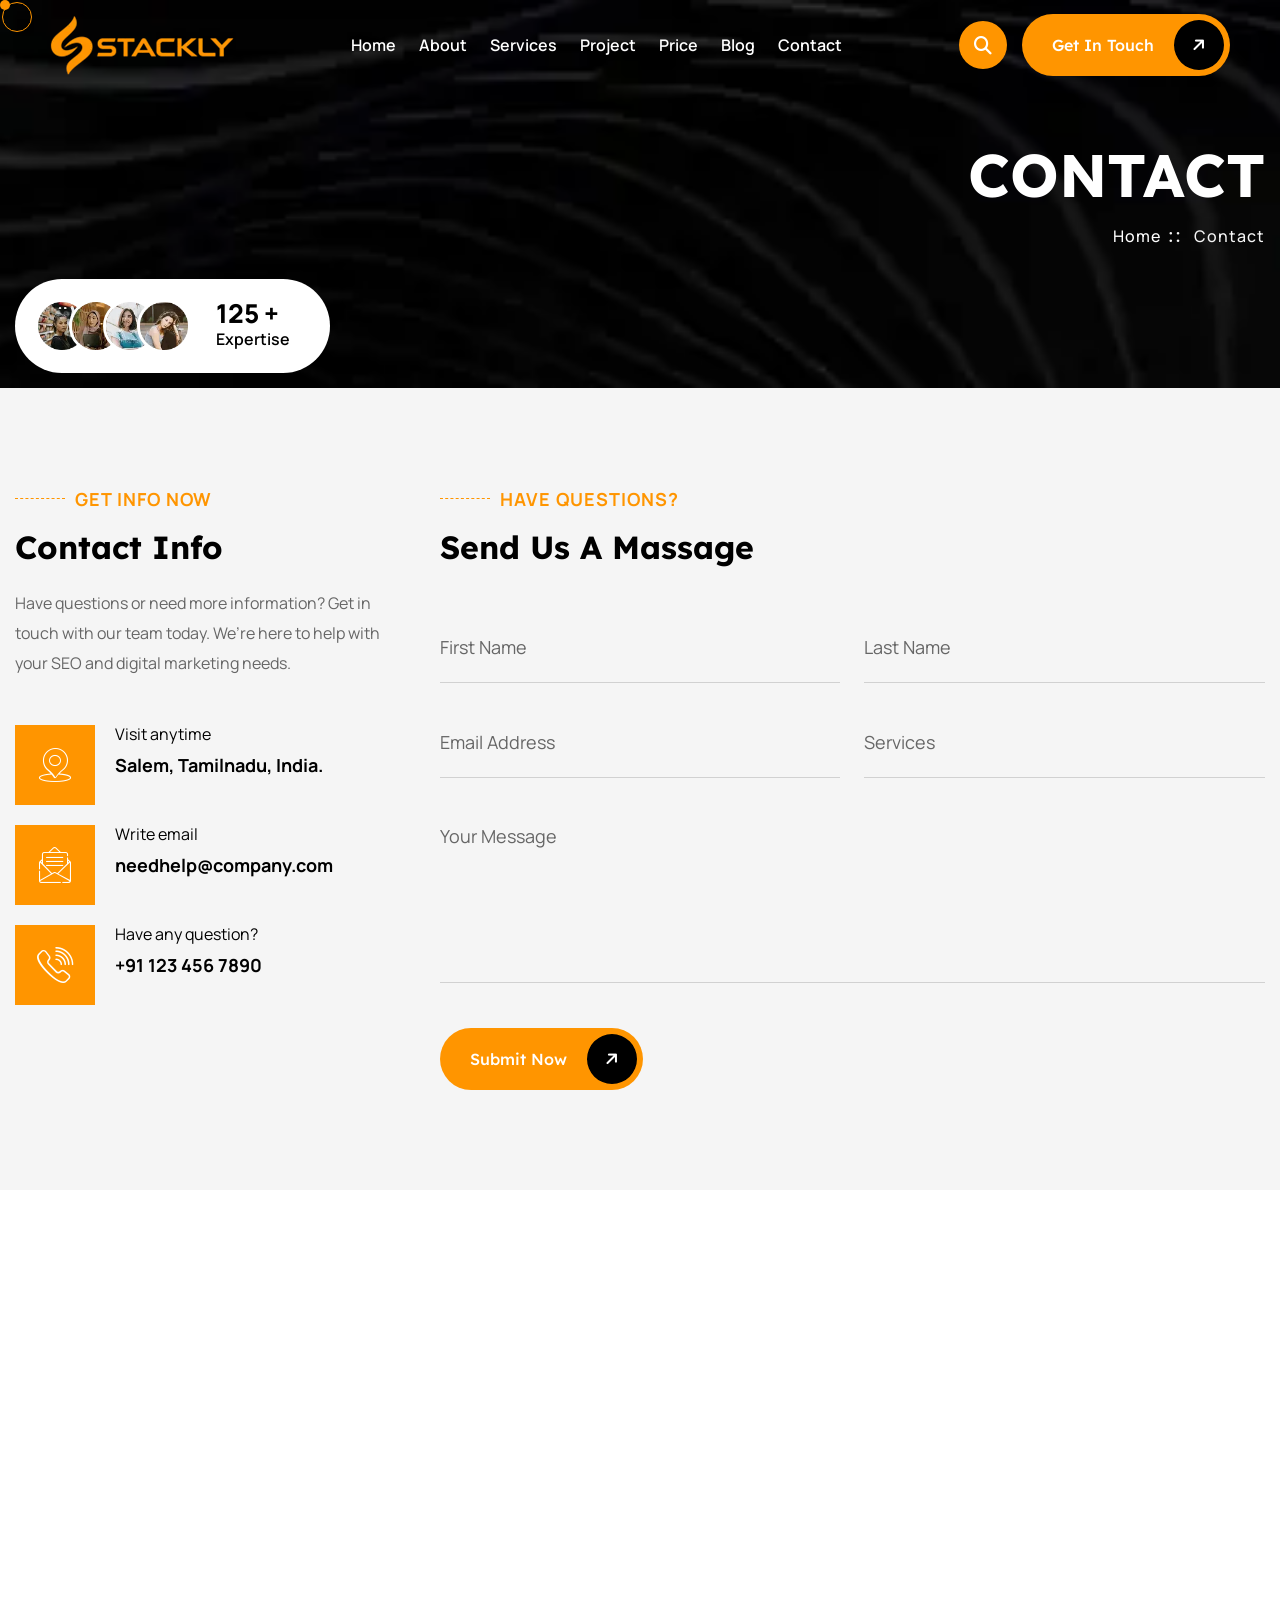
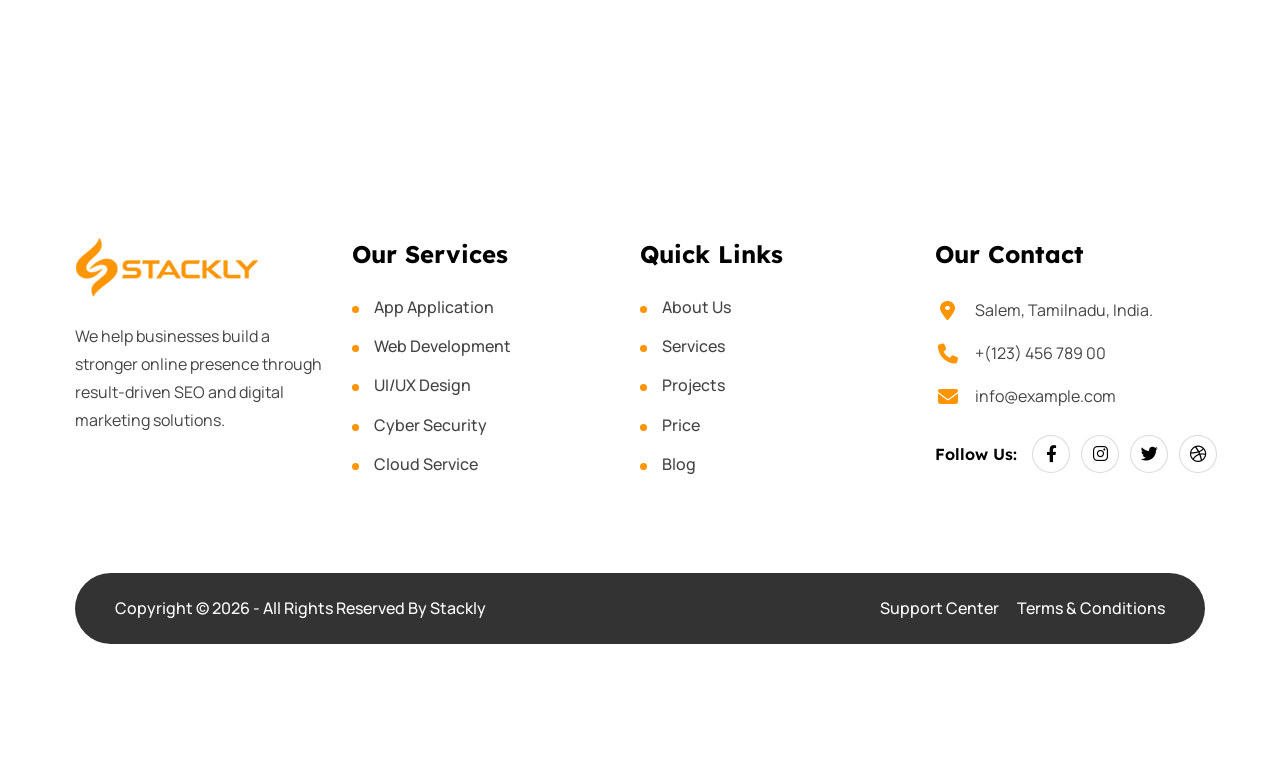
<file: contact.html>
<!DOCTYPE html>
<html>
<head>
<meta charset="utf-8">
<title>Stackly SEO Agency | Contact</title>
<!-- Stylesheets -->
<link href="assets/css/bootstrap.css" rel="stylesheet">
<link href="assets/css/style.css" rel="stylesheet">
<link href="assets/css/meanmenu.min.css" rel="stylesheet">
<link href="assets/css/responsive.css" rel="stylesheet">

<link href="https://fonts.googleapis.com/css2?family=Raleway:ital,wght@0,100..900;1,100..900&display=swap" rel="stylesheet">
<link href="https://fonts.googleapis.com/css2?family=Lexend+Deca:wght@100..900&display=swap" rel="stylesheet">
<link href="https://fonts.googleapis.com/css2?family=Manrope:wght@300;400;500;600;700;800&display=swap" rel="stylesheet">


<!-- Color Themes -->
<link id="theme-color-file" href="assets/css/color-themes/default-color.css" rel="stylesheet">

<!-- Responsive -->
<meta http-equiv="X-UA-Compatible" content="IE=edge">
<meta name="viewport" content="width=device-width, initial-scale=1.0, maximum-scale=1.0, user-scalable=0">

</head>

<body>

<div class="page-wrapper">
	
	<!-- Cursor -->
	<div class="cursor"></div>
	<div class="cursor-follower"></div>
	<!-- Cursor End -->
 	
	<!-- Preloader -->
	<div class="preloader">
		<div class="loader">
			<div class="outer-circle"></div>
			<div class="inner-circle"></div>
			<div class="dot"></div>
		</div>
	</div>
	<!-- End Preloader -->
	
		<!-- Main Header -->
	<header class="main-header header-style-one">
		
		<!-- Header Lower -->
		<div class="header-lower">
			<div class="auto-container">
				<div class="inner-container">
					<div class="d-flex justify-content-between align-items-center">
						
						<!-- Logo Box -->
						<div class="logo-box">
							<div class="logo"><a href="index.html"><img src="assets/images/logo-2.webp" alt="" title="Stackly"></a></div>
						</div>
						
						<div class="nav-outer d-flex flex-wrap">
							<!-- Main Menu -->
							<nav class="main-menu navbar-expand-md">
								<div class="navbar-header">
									<!-- Toggle Button -->    	
									<button class="navbar-toggler" type="button" data-toggle="collapse" data-target="#navbarSupportedContent" aria-controls="navbarSupportedContent" aria-expanded="false" aria-label="Toggle navigation">
										<span class="icon-bar"></span>
										<span class="icon-bar"></span>
										<span class="icon-bar"></span>
									</button>
								</div>
								
								<div class="navbar-collapse collapse clearfix" id="navbarSupportedContent">
									<ul class="navigation clearfix">
    <li><a href="index.html">Home</a></li>
    <li><a href="about.html">About</a></li>
    <li><a href="services.html">Services</a></li>
    <li><a href="projects.html">Project</a></li>
    <li><a href="price.html">Price</a></li>
    <li><a href="blog.html">Blog</a></li>
    <li><a href="contact.html">Contact</a></li>
</ul>
								</div>
							</nav>
						</div>

						<!-- Main Menu End-->
						<div class="outer-box d-flex align-items-center flex-wrap">

							<!-- Phone Box -->
							<div class="header-phone_box">
								<span class="fa-classic fa-solid fa-phone"></span>
								+91 1234567890
							</div>

							<!-- Search Btn -->
							<a href="404.html" class="search-box-btn search-box-outer">
    <span class="icon fa fa-search"></span>
</a>
	
							<!-- Button Box -->
							<div class="main-header_button">
								<a href="signin.html" class="theme-btn btn-style-one">
									<span class="btn-wrap">
										<span class="text-one">get in touch <i class="fa-classic fa-solid fa-arrow-right"></i></span>
										<span class="text-two">get in touch <i class="fa-classic fa-solid fa-arrow-right"></i></span>
									</span>
								</a>
							</div>
							
							<!-- Mobile Navigation Toggler -->
							<div class="mobile-nav-toggler"><span class="icon fa-classic fa-solid fa-bars fa-fw"></span></div>

						</div>
						
					</div>
				</div>
			</div>
		</div>
		<!--End Header Lower-->
		
		<!-- Mobile Menu  -->
		<div class="mobile-menu">
			<div class="menu-backdrop"></div>
			<div class="close-btn"><span class="icon fa-xmark"></span></div>
			
			<nav class="menu-box">
				<div class="nav-logo"><a href="index.html"><img src="assets/images/logo-2.webp" alt="" title=""></a></div>
				<div class="menu-outer"><!--Here Menu Will Come Automatically Via Javascript / Same Menu as in Header--></div>
				<div class="mobile-menu_button">
    <a href="signin.html" class="theme-btn btn-style-one">
        <span class="btn-wrap">
            <span class="text-one">
                Get In Touch <i class="fa-classic fa-solid fa-arrow-right"></i>
            </span>
            <span class="text-two">
                Get In Touch <i class="fa-classic fa-solid fa-arrow-right"></i>
            </span>
        </span>
    </a>
</div>
			</nav>
		</div>
		<!-- End Mobile Menu -->
	
	</header>
	<!-- End Main Header -->

	<!-- Page Title -->
    <section class="page-title" style="background-image:url(assets/images/background/4.webp)">
        <div class="auto-container">
			<div class="inner-container">
				<h2>Contact</h2>
				<ul class="bread-crumb clearfix">
					<li><a href="index.html">Home</a></li>
					<li>Contact</li>
				</ul>
				<!-- Page Title Options -->
				<div class="page-title_options">
					<div class="page-title_authors">
						<ul>
							<li><img src="assets/images/main-slider/author-1.webp" alt="" /></li>
							<li><img src="assets/images/main-slider/author-2.webp" alt="" /></li>
							<li><img src="assets/images/main-slider/author-3.webp" alt="" /></li>
							<li><img src="assets/images/main-slider/author-4.webp" alt="" /></li>
						</ul>
						<div class="page-title_reviews">
							125 + <br> <span>Expertise</span>
						</div>
					</div>
				</div>
				<!-- End Page Title Options -->
			</div>
        </div>
    </section>
    <!-- End Page Title -->

	<!-- Contact One -->
	<section class="contact-one" id="contact">
		<div class="auto-container">
			
			<div class="row clearfix">
				<!-- Content Column -->
				<div class="contact-one_title-column col-lg-4 col-md-12 col-sm-12">
					<div class="contact-one_title-outer">
						<!-- Sec Title -->
						<div class="sec-title">
							<div class="sec-title_title">Get info Now</div>
							<h3 class="sec-title_heading tx-split-text split-in-right">Contact Info</h3>
							<div class="sec-title_text">Have questions or need more information? Get in touch with our team today. We’re here to help with your SEO and digital marketing needs.</div>
						</div>
						<ul class="contact-one_info-list">
							<li>
								<span class="icon flaticon-location"></span>
								Visit anytime
								<strong>Salem, Tamilnadu, India.</strong>
							</li>
							<li>
								<span class="icon flaticon-open"></span>
								Write email 
								<strong>needhelp@company.com</strong>
							</li>
							<li>
								<span class="icon flaticon-phone-call"></span>
								Have any question?
								<strong>+91 123 456 7890</strong>
							</li>
						</ul>
					</div>
				</div>
				<!-- Content Column -->
				<div class="contact-one_form-column col-lg-8 col-md-12 col-sm-12">
					<div class="contact-one_form-outer">
						<!-- Sec Title -->
						<div class="sec-title">
							<div class="sec-title_title">Have Questions?</div>
							<h3 class="sec-title_heading tx-split-text split-in-right">Send us a Massage</h3>
						</div>
						
						<!-- Contact Form -->
						<div class="contact-form">
							<form id="contactForm" novalidate>
    <div class="row clearfix">

        <div class="form-group col-lg-6 col-md-6 col-sm-12">
            <input type="text" name="username" placeholder="First Name"
                   required minlength="2">
        </div>

        <div class="form-group col-lg-6 col-md-6 col-sm-12">
            <input type="text" name="lastname" placeholder="Last Name"
                   required minlength="2">
        </div>

        <div class="form-group col-lg-6 col-md-6 col-sm-12">
            <input type="email" name="email" placeholder="Email Address"
                   required>
        </div>

        <div class="form-group col-lg-6 col-md-6 col-sm-12">
            <input type="text" name="services" placeholder="Services"
                   required minlength="2">
        </div>

        <div class="form-group col-lg-12 col-md-12 col-sm-12">
            <textarea name="message" placeholder="Your Message"
                      required minlength="10"></textarea>
        </div>

        <div class="form-group">
            <button type="submit" class="theme-btn btn-style-two">
                <span class="btn-wrap">
                    <span class="text-one">
                        Submit Now <i class="fa-classic fa-solid fa-arrow-right"></i>
                    </span>
                    <span class="text-two">
                        Submit Now <i class="fa-classic fa-solid fa-arrow-right"></i>
                    </span>
                </span>
            </button>
        </div>

    </div>
</form>

<script>
document.getElementById("contactForm").addEventListener("submit", function(event) {

    event.preventDefault();

    if (this.checkValidity()) {
        window.location.href = "404.html";
    } else {
        this.reportValidity();
    }

});
</script>
						</div>
						
					</div>
				</div>
			</div>
		</div>
	</section>
	<!-- End Contact One -->
	
	<!-- Map One -->
	<section class="map-one">
    <iframe
        src="https://www.google.com/maps?q=Salem,Tamil Nadu,India&output=embed"
        allowfullscreen=""
        loading="lazy"
        referrerpolicy="no-referrer-when-downgrade">
    </iframe>
</section>
	<!-- End Map One -->
	
	<!-- Footer Two -->
	<footer class="main-footer">
		<div class="main-footer_bg" style="background-image:url(assets/images/background/2.webp)"></div>
		<div class="auto-container">
			<!-- Widgets Section -->
			<div class="widgets-section wow fadeInUp" data-wow-delay="0ms" data-wow-duration="1500ms">
				<div class="row clearfix">

					<!-- Big Column -->
					<div class="big-column col-xl-6 col-lg-12 col-md-12 col-sm-12">
						<div class="row clearfix">

							<!-- Footer Column -->
							<div class="main-footer_column col-lg-6 col-md-6 col-sm-12">
								<div class="logo-widget">
									<div class="main-footer_logo"><a href="index.html"><img src="assets/images/logo-2.webp" alt="" title=""></a></div>
									<div class="main-footer_text">We help businesses build a stronger online presence through result-driven SEO and digital marketing solutions. </div>
								</div>
							</div>

							<!-- Footer Column -->
							<div class="main-footer_column col-lg-6 col-md-6 col-sm-12">
								<div class="links-widget">
									<h4 class="main-footer_widget-title">Our Services</h4>
									<ul class="main-footer_links">
										<li><a href="404.html">App Application</a></li>
										<li><a href="404.html">Web Development</a></li>
										<li><a href="404.html">UI/UX Design</a></li>
										<li><a href="404.html">Cyber Security</a></li>
										<li><a href="404.html">Cloud Service</a></li>
									</ul>
								</div>
							</div>
							
						</div>
					</div>
					
					<!-- Big Column -->
					<div class="big-column col-xl-6 col-lg-12 col-md-12 col-sm-12">
						<div class="row clearfix">

							<!-- Footer Column -->
							<div class="main-footer_column col-lg-7 col-md-7 col-sm-12">
								<div class="links-widget">
									<h4 class="main-footer_widget-title">Quick Links</h4>
									<div class="row clearfix">
										<!-- Column -->
										<div class="column col-lg-6 col-md-6 col-sm-6">
											<ul class="main-footer_links">
												<li><a href="about.html">About Us</a></li>
												<li><a href="services.html">Services</a></li>
												<li><a href="projects.html">Projects</a></li>
												<li><a href="price.html">Price</a></li>
												<li><a href="blog.html">Blog</a></li>
											</ul>
										</div>
									</div>
								</div>
							</div>

							<!-- Footer Column -->
							<div class="main-footer_column col-lg-5 col-md-5 col-sm-12">
								<div class="info-widget">
									<h4 class="main-footer_widget-title">our contact</h4>
									<ul class="footer-contact_list">
										<li><span class="icon fas fa-map-marker-alt fa-fw"></span>Salem, Tamilnadu, India.</li>
										<li><span class="icon fas fa-phone fa-fw"></span>+(123) 456 789 00</li>
										<li><span class="icon fas fa-envelope fa-fw"></span>info@example.com </li>
									</ul>
									<!-- Social Box -->
									<div class="main-footer_socials">
										<span>Follow Us:</span>
										<a href="404.html"><i class="fa-brands fa-facebook-f"></i></a>
										<a href="404.html"><i class="fa-brands fa-instagram"></i></a>
										<a href="404.html"><i class="fa-brands fa-twitter"></i></a>
										<a href="404.html"><i class="fa-brands fa-dribbble"></i></a>
									</div>
								</div>
							</div>
							
						</div>
					</div>
					
				</div>
				
				<div class="main-footer_bottom">
				<div class="d-flex justify-content-between align-items-center flex-wrap">
					<!-- Copyright -->
					<div class="main-footer_copyright">Copyright &copy; 2026 - All rights Reserved By Stackly</div>
					<ul class="main-footer_navs">
						<li><a href="404.html">Support Center</a></li>
						<li><a href="404.html">Terms & Conditions</a></li>
					</ul>
				</div>
			</div>
				
			</div>
			
		</div>
	</footer>
	<!-- End Main Footer -->
	

	
</div>
<!-- End PageWrapper -->

<div class="progress-wrap">
	<svg class="progress-circle svg-content" width="100%" height="100%" viewBox="-1 -1 102 102">
		<path d="M50,1 a49,49 0 0,1 0,98 a49,49 0 0,1 0,-98"/>
	</svg>
</div>

<script src="assets/js/jquery.js"></script>
<script src="assets/js/popper.min.js"></script>
<script src="assets/js/bootstrap.min.js"></script>
<script src="assets/js/appear.js"></script>
<script src="assets/js/parallax.min.js"></script>
<script src="assets/js/tilt.jquery.min.js"></script>
<script src="assets/js/jquery.paroller.min.js"></script>
<script src="assets/js/wow.js"></script>
<script src="assets/js/swiper.min.js"></script>
<script src="assets/js/backtotop.js"></script>
<script src="assets/js/odometer.js"></script>
<script src="assets/js/parallax-scroll.js"></script>

<script src="assets/js/gsap.min.js"></script>
<script src="assets/js/SplitText.min.js"></script>
<script src="assets/js/ScrollTrigger.min.js"></script>
<script src="assets/js/ScrollToPlugin.min.js"></script>
<script src="assets/js/ScrollSmoother.min.js"></script>

<script src="assets/js/isotope.js"></script>
<script src="assets/js/jquery.marquee.min.js"></script>
<script src="assets/js/validate.js"></script>
<script src="assets/js/typeit.js"></script>
<script src="assets/js/jquery.marquee.min.js"></script>
<script src="assets/js/magnific-popup.min.js"></script>
<script src="assets/js/nav-tool.js"></script>
<script src="assets/js/jquery-ui.js"></script>
<script src="assets/js/element-in-view.js"></script>
<script src="assets/js/color-settings.js"></script>
<script src="assets/js/script.js"></script>

</body>
</html>
</file>
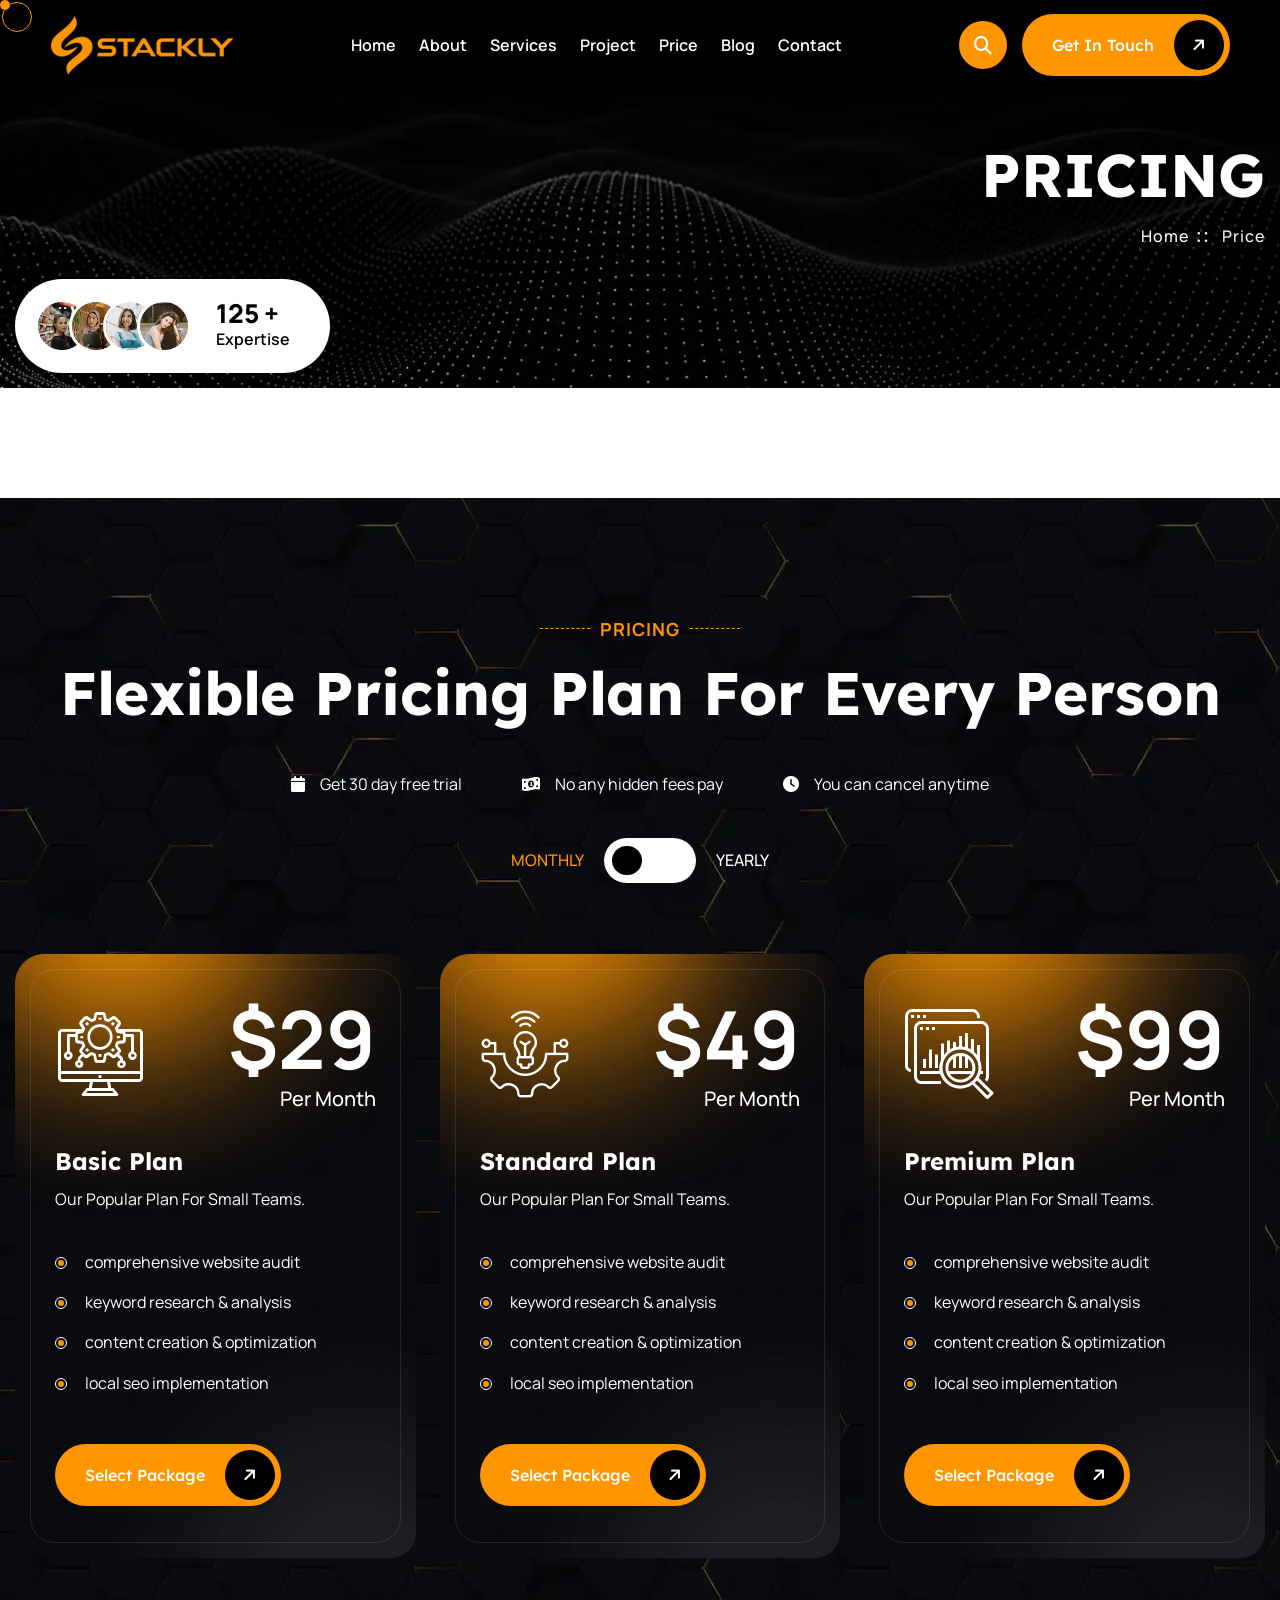
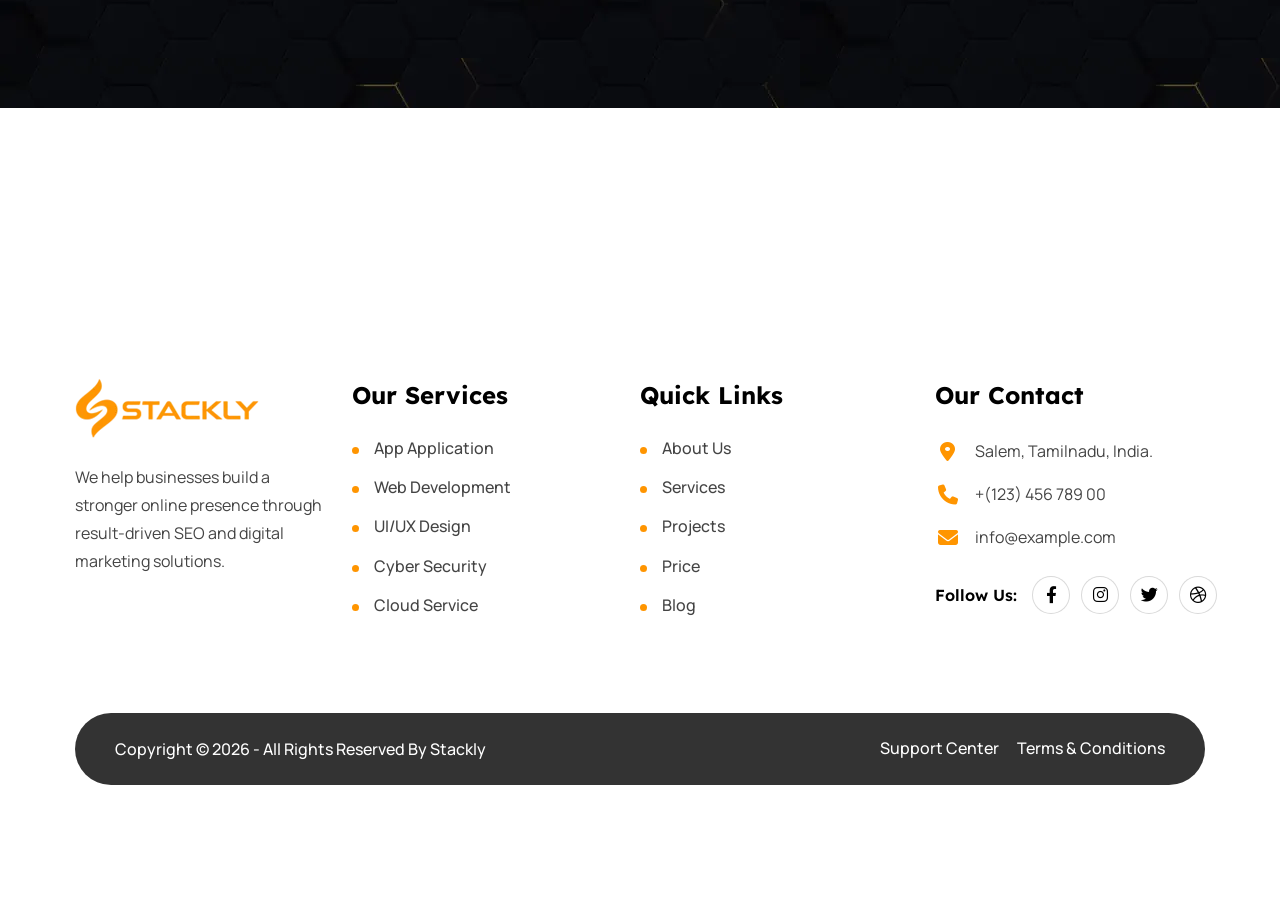
<file: price.html>
<!DOCTYPE html>
<html>
<head>
<meta charset="utf-8">
<title>Stackly SEO Agency | Pricing</title>
<!-- Stylesheets -->
<link href="assets/css/bootstrap.css" rel="stylesheet">
<link href="assets/css/style.css" rel="stylesheet">
<link href="assets/css/meanmenu.min.css" rel="stylesheet">
<link href="assets/css/responsive.css" rel="stylesheet">

<link href="https://fonts.googleapis.com/css2?family=Raleway:ital,wght@0,100..900;1,100..900&display=swap" rel="stylesheet">
<link href="https://fonts.googleapis.com/css2?family=Lexend+Deca:wght@100..900&display=swap" rel="stylesheet">
<link href="https://fonts.googleapis.com/css2?family=Manrope:wght@300;400;500;600;700;800&display=swap" rel="stylesheet">


<!-- Color Themes -->
<link id="theme-color-file" href="assets/css/color-themes/default-color.css" rel="stylesheet">


<!-- Responsive -->
<meta http-equiv="X-UA-Compatible" content="IE=edge">
<meta name="viewport" content="width=device-width, initial-scale=1.0, maximum-scale=1.0, user-scalable=0">

</head>

<body>

<div class="page-wrapper">
	
	<!-- Cursor -->
	<div class="cursor"></div>
	<div class="cursor-follower"></div>
	<!-- Cursor End -->
 	
	<!-- Preloader -->
	<div class="preloader">
		<div class="loader">
			<div class="outer-circle"></div>
			<div class="inner-circle"></div>
			<div class="dot"></div>
		</div>
	</div>
	<!-- End Preloader -->
	
	<!-- Main Header -->
	<header class="main-header header-style-one">
		
		<!-- Header Lower -->
		<div class="header-lower">
			<div class="auto-container">
				<div class="inner-container">
					<div class="d-flex justify-content-between align-items-center">
						
						<!-- Logo Box -->
						<div class="logo-box">
							<div class="logo"><a href="index.html"><img src="assets/images/logo-2.webp" alt="" title="Stackly"></a></div>
						</div>
						
						<div class="nav-outer d-flex flex-wrap">
							<!-- Main Menu -->
							<nav class="main-menu navbar-expand-md">
								<div class="navbar-header">
									<!-- Toggle Button -->    	
									<button class="navbar-toggler" type="button" data-toggle="collapse" data-target="#navbarSupportedContent" aria-controls="navbarSupportedContent" aria-expanded="false" aria-label="Toggle navigation">
										<span class="icon-bar"></span>
										<span class="icon-bar"></span>
										<span class="icon-bar"></span>
									</button>
								</div>
								
								<div class="navbar-collapse collapse clearfix" id="navbarSupportedContent">
									<ul class="navigation clearfix">
    <li><a href="index.html">Home</a></li>
    <li><a href="about.html">About</a></li>
    <li><a href="services.html">Services</a></li>
    <li><a href="projects.html">Project</a></li>
    <li><a href="price.html">Price</a></li>
    <li><a href="blog.html">Blog</a></li>
    <li><a href="contact.html">Contact</a></li>
</ul>
								</div>
							</nav>
						</div>

						<!-- Main Menu End-->
						<div class="outer-box d-flex align-items-center flex-wrap">

							<!-- Phone Box -->
						<div class="header-phone_box">
								<span class="fa-classic fa-solid fa-phone"></span>
								+91 1234567890
							</div>

							<!-- Search Btn -->
							<a href="404.html" class="search-box-btn search-box-outer">
    <span class="icon fa fa-search"></span>
</a>
	
							<!-- Button Box -->
							<div class="main-header_button">
								<a href="signin.html" class="theme-btn btn-style-one">
									<span class="btn-wrap">
										<span class="text-one">get in touch <i class="fa-classic fa-solid fa-arrow-right"></i></span>
										<span class="text-two">get in touch <i class="fa-classic fa-solid fa-arrow-right"></i></span>
									</span>
								</a>
							</div>
							
							<!-- Mobile Navigation Toggler -->
							<div class="mobile-nav-toggler"><span class="icon fa-classic fa-solid fa-bars fa-fw"></span></div>

						</div>
						
					</div>
				</div>
			</div>
		</div>
		<!--End Header Lower-->
		
		<!-- Mobile Menu  -->
		<div class="mobile-menu">
			<div class="menu-backdrop"></div>
			<div class="close-btn"><span class="icon fa-xmark"></span></div>
			
			<nav class="menu-box">
				<div class="nav-logo"><a href="index.html"><img src="assets/images/logo-2.webp" alt="" title=""></a></div>
				<div class="menu-outer"><!--Here Menu Will Come Automatically Via Javascript / Same Menu as in Header--></div>
				<div class="mobile-menu_button">
    <a href="signin.html" class="theme-btn btn-style-one">
        <span class="btn-wrap">
            <span class="text-one">
                Get In Touch <i class="fa-classic fa-solid fa-arrow-right"></i>
            </span>
            <span class="text-two">
                Get In Touch <i class="fa-classic fa-solid fa-arrow-right"></i>
            </span>
        </span>
    </a>
</div>
			</nav>
		</div>
		<!-- End Mobile Menu -->
	
	</header>
	<!-- End Main Header -->


	<!-- Page Title -->
    <section class="page-title" style="background-image:url(assets/images/background/price.webp)">
        <div class="auto-container">
			<div class="inner-container">
				<h2>Pricing</h2>
				<ul class="bread-crumb clearfix">
					<li><a href="index.html">Home</a></li>
					<li>Price</li>
				</ul>
				<!-- Page Title Options -->
				<div class="page-title_options">
					<div class="page-title_authors">
						<ul>
							<li><img src="assets/images/main-slider/author-1.webp" alt="" /></li>
							<li><img src="assets/images/main-slider/author-2.webp" alt="" /></li>
							<li><img src="assets/images/main-slider/author-3.webp" alt="" /></li>
							<li><img src="assets/images/main-slider/author-4.webp" alt="" /></li>
						</ul>
						<div class="page-title_reviews">
							125 + <br> <span>Expertise</span>
						</div>
					</div>
				</div>
				<!-- End Page Title Options -->
			</div>
        </div>
    </section>
    <!-- End Page Title -->

	<!-- Pricing One -->
	<section class="pricing-one style-two">
		<div class="pricing-one_bg" style="background-image:url(assets/images/background/price-bg.webp)"></div>
		<div class="auto-container">
			<!-- Sec Title -->
			<div class="sec-title centered light title-anim">
				<div class="sec-title_title">pricing</div>
				<h2 class="sec-title_heading">Flexible Pricing plan for <br> every Person</h2>
			</div>
			
			<ul class="pricing-one_list">
				<li><i class="fa-classic fa-solid fa-calendar"></i>Get 30 day free trial</li>
				<li><i class="fa-classic fa-solid fa-money-bill-1-wave"></i>No any hidden fees pay</li>
				<li><i class="fa-classic fa-solid fa-clock"></i>You can cancel anytime</li>
			</ul>
			
			<div class="pricing-tabs tabs-box">

				<!-- Title Column -->
				<div class="title-column">
				  <!-- Tab Btns -->
				  <ul class="tab-buttons d-flex align-items-center justify-content-center clearfix">
					<li data-tab="#prod-monthly" class="tab-btn monthly active-btn">Monthly</li>
					<li class="boll"><span class="round"></span></li>
					<li data-tab="#prod-yearly" class="tab-btn yearly">Yearly</li>
				  </ul>
				</div>

				<!--Tabs Container-->
				<div class="tabs-content wow fadeInUp" data-wow-delay="150ms" data-wow-duration="1500ms">
				
				  <!-- Tab -->
				  <div class="tab active-tab" id="prod-monthly">
					<div class="content">
					  <div class="row clearfix">

							<!-- Price Block One -->
							<div class="price-block_one col-lg-4 col-md-6 col-sm-12">
								<div class="price-block_one-inner" style="background-image:url(assets/images/background/price-shadow.webp)">
									<div class="d-flex justify-content-between align-items-center flex-wrap">
										<div class="price-block_one-icon flaticon-algorithm"></div>
										<div class="price-block_one-price">$29 <span>Per Month</span></div>
									</div>
									<h4 class="price-block_one-title">Basic plan</h4>
									<div class="price-block_one-text">Our popular plan for small teams.</div>
									<ul class="price-block_one-list">
										<li>comprehensive website audit</li>
										<li>keyword research & analysis</li>
										<li>content creation & optimization</li>
										<li>local seo implementation</li>
									</ul>
									<div class="price-block_one-btn">
										<a href="404.html" class="theme-btn btn-style-one">
											<span class="btn-wrap">
												<span class="text-one">Select Package <i class="fa-classic fa-solid fa-arrow-right"></i></span>
												<span class="text-two">Select Package <i class="fa-classic fa-solid fa-arrow-right"></i></span>
											</span>
										</a>
									</div>
								</div>
							</div>
							
							<!-- Price Block One -->
							<div class="price-block_one col-lg-4 col-md-6 col-sm-12">
								<div class="price-block_one-inner" style="background-image:url(assets/images/background/price-shadow.webp)">
									<div class="d-flex justify-content-between align-items-center flex-wrap">
										<div class="price-block_one-icon flaticon-solutions"></div>
										<div class="price-block_one-price">$49 <span>Per Month</span></div>
									</div>
									<h4 class="price-block_one-title">standard plan</h4>
									<div class="price-block_one-text">Our popular plan for small teams.</div>
									<ul class="price-block_one-list">
										<li>comprehensive website audit</li>
										<li>keyword research & analysis</li>
										<li>content creation & optimization</li>
										<li>local seo implementation</li>
									</ul>
									<div class="price-block_one-btn">
										<a href="404.html" class="theme-btn btn-style-one">
											<span class="btn-wrap">
												<span class="text-one">Select Package <i class="fa-classic fa-solid fa-arrow-right"></i></span>
												<span class="text-two">Select Package <i class="fa-classic fa-solid fa-arrow-right"></i></span>
											</span>
										</a>
									</div>
								</div>
							</div>
							
							<!-- Price Block One -->
							<div class="price-block_one col-lg-4 col-md-6 col-sm-12">
								<div class="price-block_one-inner" style="background-image:url(assets/images/background/price-shadow.webp)">
									<div class="d-flex justify-content-between align-items-center flex-wrap">
										<div class="price-block_one-icon flaticon-data"></div>
										<div class="price-block_one-price">$99 <span>Per Month</span></div>
									</div>
									<h4 class="price-block_one-title">Premium plan</h4>
									<div class="price-block_one-text">Our popular plan for small teams.</div>
									<ul class="price-block_one-list">
										<li>comprehensive website audit</li>
										<li>keyword research & analysis</li>
										<li>content creation & optimization</li>
										<li>local seo implementation</li>
									</ul>
									<div class="price-block_one-btn">
										<a href="404.html" class="theme-btn btn-style-one">
											<span class="btn-wrap">
												<span class="text-one">Select Package <i class="fa-classic fa-solid fa-arrow-right"></i></span>
												<span class="text-two">Select Package <i class="fa-classic fa-solid fa-arrow-right"></i></span>
											</span>
										</a>
									</div>
								</div>
							</div>
						
						</div>
					</div>
				  </div>
				  
				  <!-- Tab -->
				  <div class="tab" id="prod-yearly">
					<div class="content">
					  <div class="row clearfix">

							<!-- Price Block One -->
							<div class="price-block_one col-lg-4 col-md-6 col-sm-12">
								<div class="price-block_one-inner" style="background-image:url(assets/images/background/price-shadow.webp)">
									<div class="d-flex justify-content-between align-items-center flex-wrap">
										<div class="price-block_one-icon flaticon-algorithm"></div>
										<div class="price-block_one-price">$29 <span>Per Month</span></div>
									</div>
									<h4 class="price-block_one-title">Basic plan</h4>
									<div class="price-block_one-text">Our popular plan for small teams.</div>
									<ul class="price-block_one-list">
										<li>comprehensive website audit</li>
										<li>keyword research & analysis</li>
										<li>content creation & optimization</li>
										<li>local seo implementation</li>
									</ul>
									<div class="price-block_one-btn">
										<a href="price.html" class="theme-btn btn-style-one">
											<span class="btn-wrap">
												<span class="text-one">Select Package <i class="fa-classic fa-solid fa-arrow-right"></i></span>
												<span class="text-two">Select Package <i class="fa-classic fa-solid fa-arrow-right"></i></span>
											</span>
										</a>
									</div>
								</div>
							</div>
							
							<!-- Price Block One -->
							<div class="price-block_one col-lg-4 col-md-6 col-sm-12">
								<div class="price-block_one-inner" style="background-image:url(assets/images/background/price-shadow.webp)">
									<div class="d-flex justify-content-between align-items-center flex-wrap">
										<div class="price-block_one-icon flaticon-solutions"></div>
										<div class="price-block_one-price">$49 <span>Per Month</span></div>
									</div>
									<h4 class="price-block_one-title">standard plan</h4>
									<div class="price-block_one-text">Our popular plan for small teams.</div>
									<ul class="price-block_one-list">
										<li>comprehensive website audit</li>
										<li>keyword research & analysis</li>
										<li>content creation & optimization</li>
										<li>local seo implementation</li>
									</ul>
									<div class="price-block_one-btn">
										<a href="price.html" class="theme-btn btn-style-one">
											<span class="btn-wrap">
												<span class="text-one">Select Package <i class="fa-classic fa-solid fa-arrow-right"></i></span>
												<span class="text-two">Select Package <i class="fa-classic fa-solid fa-arrow-right"></i></span>
											</span>
										</a>
									</div>
								</div>
							</div>
							
							<!-- Price Block One -->
							<div class="price-block_one col-lg-4 col-md-6 col-sm-12">
								<div class="price-block_one-inner" style="background-image:url(assets/images/background/price-shadow.webp)">
									<div class="d-flex justify-content-between align-items-center flex-wrap">
										<div class="price-block_one-icon flaticon-data"></div>
										<div class="price-block_one-price">$99 <span>Per Month</span></div>
									</div>
									<h4 class="price-block_one-title">Premium plan</h4>
									<div class="price-block_one-text">Our popular plan for small teams.</div>
									<ul class="price-block_one-list">
										<li>comprehensive website audit</li>
										<li>keyword research & analysis</li>
										<li>content creation & optimization</li>
										<li>local seo implementation</li>
									</ul>
									<div class="price-block_one-btn">
										<a href="price.html" class="theme-btn btn-style-one">
											<span class="btn-wrap">
												<span class="text-one">Select Package <i class="fa-classic fa-solid fa-arrow-right"></i></span>
												<span class="text-two">Select Package <i class="fa-classic fa-solid fa-arrow-right"></i></span>
											</span>
										</a>
									</div>
								</div>
							</div>
						
						</div>
					</div>
				  </div>
				  
				</div>
			</div>
		</div>
	</section>
	<!-- End Pricing One -->
	
	<!-- Footer Two -->
	<footer class="main-footer">
		<div class="main-footer_bg" style="background-image:url(assets/images/background/2.webp)"></div>
		<div class="auto-container">
			<!-- Widgets Section -->
			<div class="widgets-section wow fadeInUp" data-wow-delay="0ms" data-wow-duration="1500ms">
				<div class="row clearfix">

					<!-- Big Column -->
					<div class="big-column col-xl-6 col-lg-12 col-md-12 col-sm-12">
						<div class="row clearfix">

							<!-- Footer Column -->
							<div class="main-footer_column col-lg-6 col-md-6 col-sm-12">
								<div class="logo-widget">
									<div class="main-footer_logo"><a href="index.html"><img src="assets/images/logo-2.webp" alt="" title=""></a></div>
									<div class="main-footer_text">We help businesses build a stronger online presence through result-driven SEO and digital marketing solutions. </div>
								</div>
							</div>

							<!-- Footer Column -->
							<div class="main-footer_column col-lg-6 col-md-6 col-sm-12">
								<div class="links-widget">
									<h4 class="main-footer_widget-title">Our Services</h4>
									<ul class="main-footer_links">
										<li><a href="404.html">App Application</a></li>
										<li><a href="404.html">Web Development</a></li>
										<li><a href="404.html">UI/UX Design</a></li>
										<li><a href="404.html">Cyber Security</a></li>
										<li><a href="404.html">Cloud Service</a></li>
									</ul>
								</div>
							</div>
							
						</div>
					</div>
					
					<!-- Big Column -->
					<div class="big-column col-xl-6 col-lg-12 col-md-12 col-sm-12">
						<div class="row clearfix">

							<!-- Footer Column -->
							<div class="main-footer_column col-lg-7 col-md-7 col-sm-12">
								<div class="links-widget">
									<h4 class="main-footer_widget-title">Quick Links</h4>
									<div class="row clearfix">
										<!-- Column -->
										<div class="column col-lg-6 col-md-6 col-sm-6">
											<ul class="main-footer_links">
												<li><a href="about.html">About Us</a></li>
												<li><a href="services.html">Services</a></li>
												<li><a href="projects.html">Projects</a></li>
												<li><a href="price.html">Price</a></li>
												<li><a href="blog.html">Blog</a></li>
											</ul>
										</div>
									</div>
								</div>
							</div>

							<!-- Footer Column -->
							<div class="main-footer_column col-lg-5 col-md-5 col-sm-12">
								<div class="info-widget">
									<h4 class="main-footer_widget-title">our contact</h4>
									<ul class="footer-contact_list">
										<li><span class="icon fas fa-map-marker-alt fa-fw"></span>Salem, Tamilnadu, India.</li>
										<li><span class="icon fas fa-phone fa-fw"></span>+(123) 456 789 00</li>
										<li><span class="icon fas fa-envelope fa-fw"></span>info@example.com </li>
									</ul>
									<!-- Social Box -->
									<div class="main-footer_socials">
										<span>Follow Us:</span>
										<a href="404.html"><i class="fa-brands fa-facebook-f"></i></a>
										<a href="404.html"><i class="fa-brands fa-instagram"></i></a>
										<a href="404.html"><i class="fa-brands fa-twitter"></i></a>
										<a href="404.html"><i class="fa-brands fa-dribbble"></i></a>
									</div>
								</div>
							</div>
							
						</div>
					</div>
					
				</div>
				
				<div class="main-footer_bottom">
				<div class="d-flex justify-content-between align-items-center flex-wrap">
					<!-- Copyright -->
					<div class="main-footer_copyright">Copyright &copy; 2026 - All rights Reserved By Stackly</div>
					<ul class="main-footer_navs">
						<li><a href="404.html">Support Center</a></li>
						<li><a href="404.html">Terms & Conditions</a></li>
					</ul>
				</div>
			</div>
				
			</div>
			
		</div>
	</footer>
	<!-- End Main Footer -->
	
	
</div>
<!-- End PageWrapper -->

<div class="progress-wrap">
	<svg class="progress-circle svg-content" width="100%" height="100%" viewBox="-1 -1 102 102">
		<path d="M50,1 a49,49 0 0,1 0,98 a49,49 0 0,1 0,-98"/>
	</svg>
</div>

<script src="assets/js/jquery.js"></script>
<script src="assets/js/popper.min.js"></script>
<script src="assets/js/bootstrap.min.js"></script>
<script src="assets/js/appear.js"></script>
<script src="assets/js/parallax.min.js"></script>
<script src="assets/js/tilt.jquery.min.js"></script>
<script src="assets/js/jquery.paroller.min.js"></script>
<script src="assets/js/wow.js"></script>
<script src="assets/js/swiper.min.js"></script>
<script src="assets/js/backtotop.js"></script>
<script src="assets/js/odometer.js"></script>
<script src="assets/js/parallax-scroll.js"></script>

<script src="assets/js/gsap.min.js"></script>
<script src="assets/js/SplitText.min.js"></script>
<script src="assets/js/ScrollTrigger.min.js"></script>
<script src="assets/js/ScrollToPlugin.min.js"></script>
<script src="assets/js/ScrollSmoother.min.js"></script>

<script src="assets/js/isotope.js"></script>
<script src="assets/js/jquery.marquee.min.js"></script>
<script src="assets/js/validate.js"></script>
<script src="assets/js/typeit.js"></script>
<script src="assets/js/jquery.marquee.min.js"></script>
<script src="assets/js/magnific-popup.min.js"></script>
<script src="assets/js/nav-tool.js"></script>
<script src="assets/js/jquery-ui.js"></script>
<script src="assets/js/element-in-view.js"></script>
<script src="assets/js/color-settings.js"></script>
<script src="assets/js/script.js"></script>

</body>
</html>
</file>
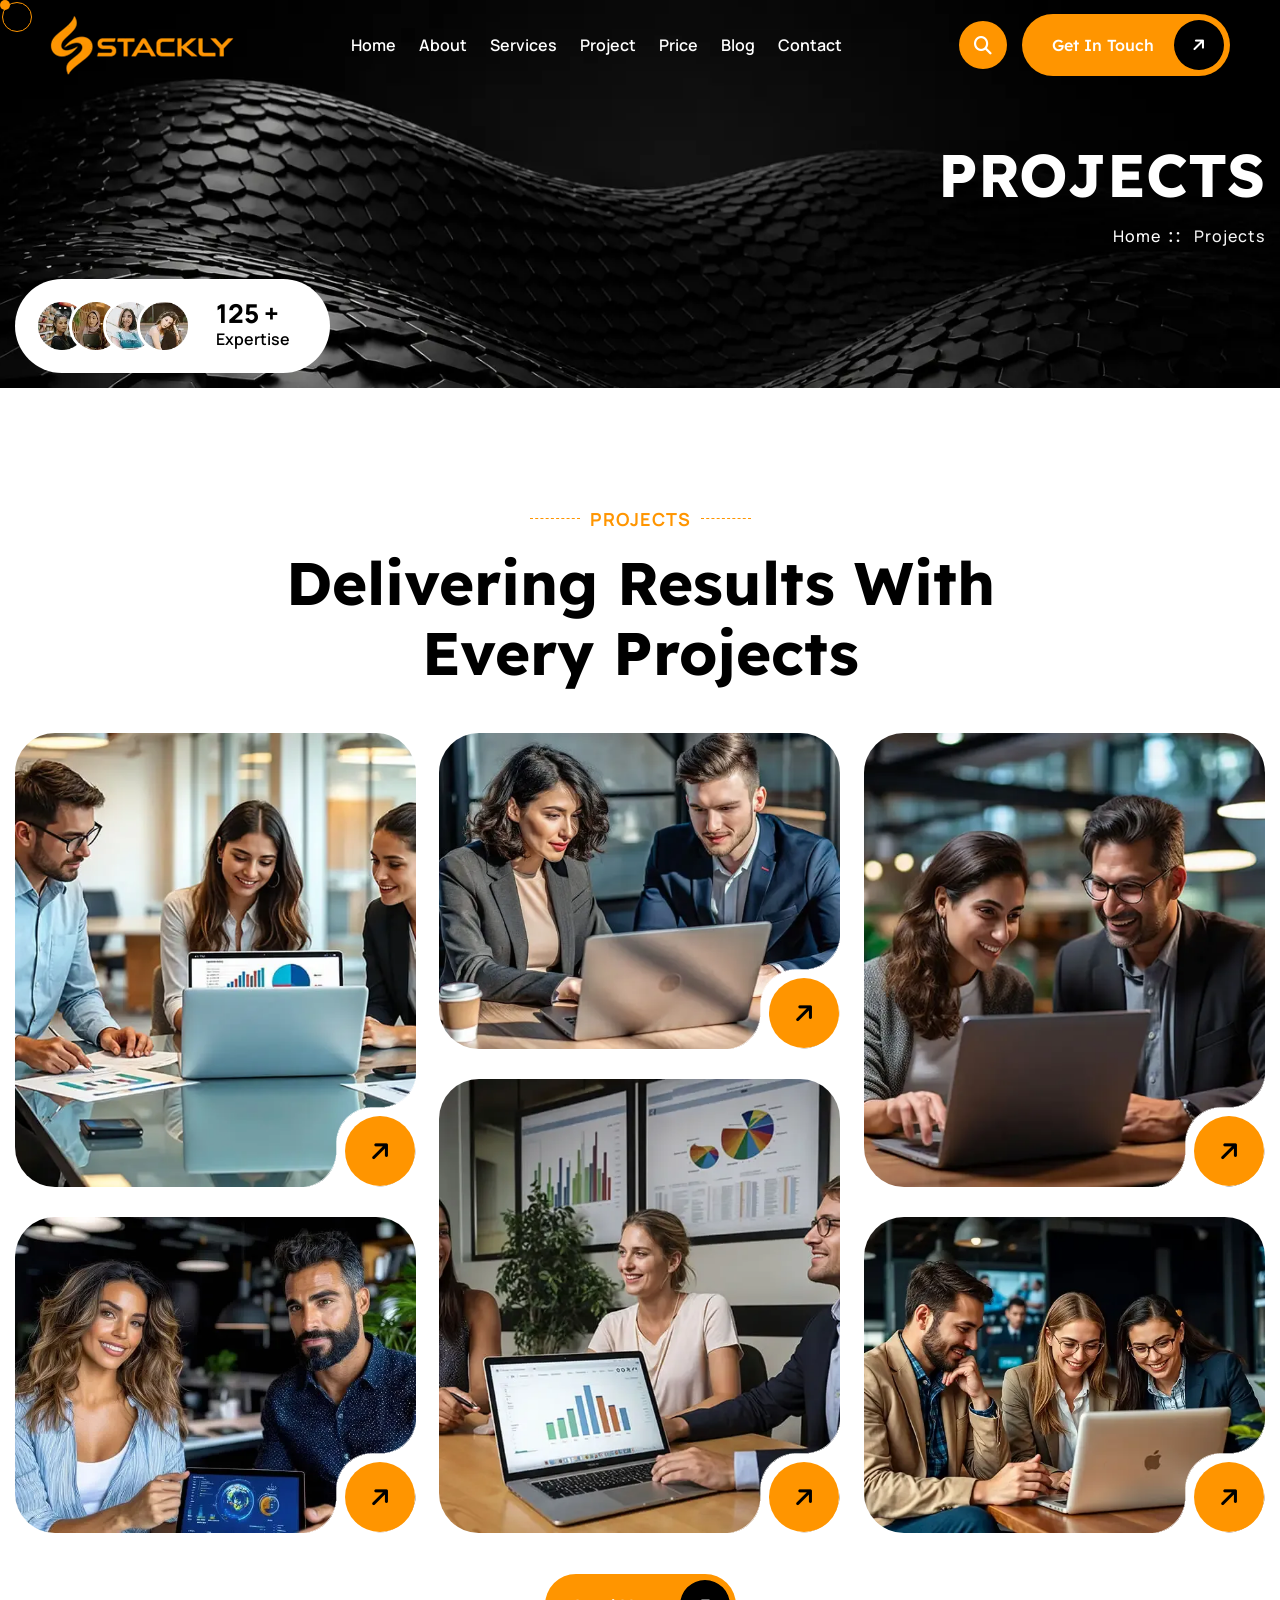
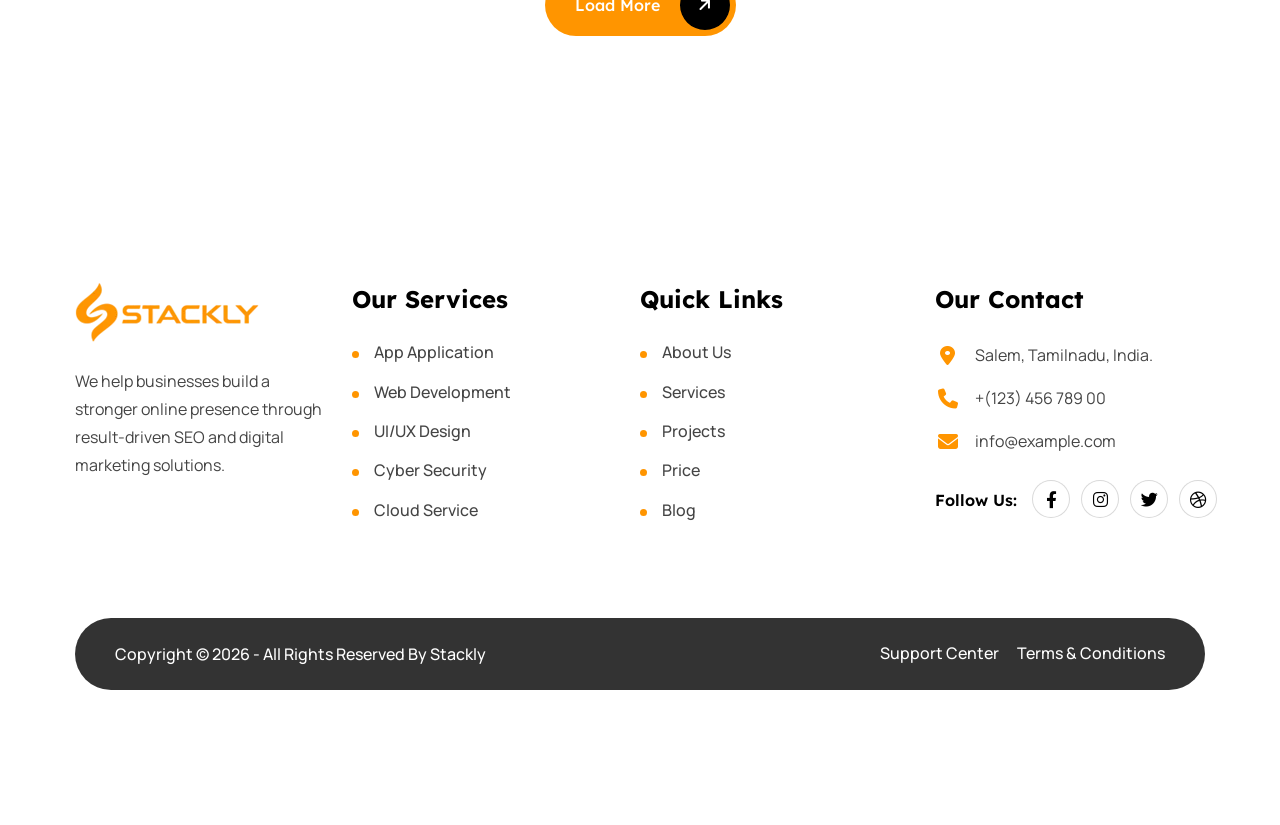
<file: projects.html>
<!DOCTYPE html>
<html>
<head>
<meta charset="utf-8">
<title>Stackly SEO Agency | Projects</title>
<!-- Stylesheets -->
<link href="assets/css/bootstrap.css" rel="stylesheet">
<link href="assets/css/style.css" rel="stylesheet">
<link href="assets/css/meanmenu.min.css" rel="stylesheet">
<link href="assets/css/responsive.css" rel="stylesheet">

<link href="https://fonts.googleapis.com/css2?family=Raleway:ital,wght@0,100..900;1,100..900&display=swap" rel="stylesheet">
<link href="https://fonts.googleapis.com/css2?family=Lexend+Deca:wght@100..900&display=swap" rel="stylesheet">
<link href="https://fonts.googleapis.com/css2?family=Manrope:wght@300;400;500;600;700;800&display=swap" rel="stylesheet">


<!-- Color Themes -->
<link id="theme-color-file" href="assets/css/color-themes/default-color.css" rel="stylesheet">

<!-- Responsive -->
<meta http-equiv="X-UA-Compatible" content="IE=edge">
<meta name="viewport" content="width=device-width, initial-scale=1.0, maximum-scale=1.0, user-scalable=0">

</head>

<body>

<div class="page-wrapper">
	
	<!-- Cursor -->
	<div class="cursor"></div>
	<div class="cursor-follower"></div>
	<!-- Cursor End -->
 	
	<!-- Preloader -->
	<div class="preloader">
		<div class="loader">
			<div class="outer-circle"></div>
			<div class="inner-circle"></div>
			<div class="dot"></div>
		</div>
	</div>
	<!-- End Preloader -->
	
		<!-- Main Header -->
	<header class="main-header header-style-one">
		
		<!-- Header Lower -->
		<div class="header-lower">
			<div class="auto-container">
				<div class="inner-container">
					<div class="d-flex justify-content-between align-items-center">
						
						<!-- Logo Box -->
						<div class="logo-box">
							<div class="logo"><a href="index.html"><img src="assets/images/logo-2.webp" alt="" title="Stackly"></a></div>
						</div>
						
						<div class="nav-outer d-flex flex-wrap">
							<!-- Main Menu -->
							<nav class="main-menu navbar-expand-md">
								<div class="navbar-header">
									<!-- Toggle Button -->    	
									<button class="navbar-toggler" type="button" data-toggle="collapse" data-target="#navbarSupportedContent" aria-controls="navbarSupportedContent" aria-expanded="false" aria-label="Toggle navigation">
										<span class="icon-bar"></span>
										<span class="icon-bar"></span>
										<span class="icon-bar"></span>
									</button>
								</div>
								
								<div class="navbar-collapse collapse clearfix" id="navbarSupportedContent">
									<ul class="navigation clearfix">
    <li><a href="index.html">Home</a></li>
    <li><a href="about.html">About</a></li>
    <li><a href="services.html">Services</a></li>
    <li><a href="projects.html">Project</a></li>
    <li><a href="price.html">Price</a></li>
    <li><a href="blog.html">Blog</a></li>
    <li><a href="contact.html">Contact</a></li>
</ul>
								</div>
							</nav>
						</div>

						<!-- Main Menu End-->
						<div class="outer-box d-flex align-items-center flex-wrap">

							<!-- Phone Box -->
							<div class="header-phone_box">
								<span class="fa-classic fa-solid fa-phone"></span>
								+91 1234567890
							</div>

							<!-- Search Btn -->
							<a href="404.html" class="search-box-btn search-box-outer">
    <span class="icon fa fa-search"></span>
</a>
	
							<!-- Button Box -->
							<div class="main-header_button">
								<a href="signin.html" class="theme-btn btn-style-one">
									<span class="btn-wrap">
										<span class="text-one">get in touch <i class="fa-classic fa-solid fa-arrow-right"></i></span>
										<span class="text-two">get in touch <i class="fa-classic fa-solid fa-arrow-right"></i></span>
									</span>
								</a>
							</div>
							
							<!-- Mobile Navigation Toggler -->
							<div class="mobile-nav-toggler"><span class="icon fa-classic fa-solid fa-bars fa-fw"></span></div>

						</div>
						
					</div>
				</div>
			</div>
		</div>
		<!--End Header Lower-->
		
		<!-- Mobile Menu  -->
		<div class="mobile-menu">
			<div class="menu-backdrop"></div>
			<div class="close-btn"><span class="icon fa-xmark"></span></div>
			
			<nav class="menu-box">
				<div class="nav-logo"><a href="index.html"><img src="assets/images/logo-2.webp" alt="" title=""></a></div>
				<div class="menu-outer"><!--Here Menu Will Come Automatically Via Javascript / Same Menu as in Header--></div>
				<div class="mobile-menu_button">
    <a href="signin.html" class="theme-btn btn-style-one">
        <span class="btn-wrap">
            <span class="text-one">
                Get In Touch <i class="fa-classic fa-solid fa-arrow-right"></i>
            </span>
            <span class="text-two">
                Get In Touch <i class="fa-classic fa-solid fa-arrow-right"></i>
            </span>
        </span>
    </a>
</div>
			</nav>
		</div>
		<!-- End Mobile Menu -->
	
	</header>
	<!-- End Main Header -->

	<!-- Page Title -->
    <section class="page-title" style="background-image:url(assets/images/background/project.webp)">
        <div class="auto-container">
			<div class="inner-container">
				<h2>Projects</h2>
				<ul class="bread-crumb clearfix">
					<li><a href="index.html">Home</a></li>
					<li>Projects</li>
				</ul>
				<!-- Page Title Options -->
				<div class="page-title_options">
					<div class="page-title_authors">
						<ul>
							<li><img src="assets/images/main-slider/author-1.webp" alt="" /></li>
							<li><img src="assets/images/main-slider/author-2.webp" alt="" /></li>
							<li><img src="assets/images/main-slider/author-3.webp" alt="" /></li>
							<li><img src="assets/images/main-slider/author-4.webp" alt="" /></li>
						</ul>
						<div class="page-title_reviews">
							125 + <br> <span>Expertise</span>
						</div>
					</div>
				</div>
				<!-- End Page Title Options -->
			</div>
        </div>
    </section>
    <!-- End Page Title -->

<!-- Project One -->
	<section class="project-one">
		<div class="auto-container">
			
			<!-- Sec Title -->
			<div class="sec-title centered">
				<div class="sec-title_title">projects</div>
				<h2 class="sec-title_heading">Delivering results with <br> every projects</h2>
			</div>
			
			<div class="masonry-items-container row clearfix">
				
				<!-- Gallery Block One -->
				<div class="gallery-block-one masonry-item col-lg-4 col-md-6 col-sm-12">
					<div class="gallery-block-one_inner">
						<div class="gallery-block_one-image">
							<img class="trans-500" src="assets/images/gallery/1.webp" alt="" />
							<div class="gallery-block_one-overlay">
								<div class="gallery-block_one-designation">SEO Strategy</div>
								<h4 class="gallery-block-one_title"><a href="404.html">Boosting Online Visibility</a></h4>
							</div>
						</div>
						<a class="gallery-block_one-arrow" href="404.html">
							<span class="fa-classic fa-solid fa-arrow-right"></span>
						</a>
					</div>
				</div>
				
				<!-- Gallery Block One -->
				<div class="gallery-block-one masonry-item col-lg-4 col-md-6 col-sm-12">
					<div class="gallery-block-one_inner">
						<div class="gallery-block_one-image">
							<img class="trans-500" src="assets/images/gallery/2.webp" alt="" />
							<div class="gallery-block_one-overlay">
								<div class="gallery-block_one-designation">Content Marketing</div>
								<h4 class="gallery-block-one_title"><a href="404.html">Engaging Target Audiences</a></h4>
							</div>
						</div>
						<a class="gallery-block_one-arrow" href="404.html">
							<span class="fa-classic fa-solid fa-arrow-right"></span>
						</a>
					</div>
				</div>
				
				<!-- Gallery Block One -->
				<div class="gallery-block-one masonry-item col-lg-4 col-md-6 col-sm-12">
					<div class="gallery-block-one_inner">
						<div class="gallery-block_one-image">
							<img class="trans-500" src="assets/images/gallery/3.webp" alt="" />
							<div class="gallery-block_one-overlay">
								<div class="gallery-block_one-designation">Technical SEO</div>
								<h4 class="gallery-block-one_title"><a href="404.html">Improving Website Performance</a></h4>
							</div>
						</div>
						<a class="gallery-block_one-arrow" href="404.html">
							<span class="fa-classic fa-solid fa-arrow-right"></span>
						</a>
					</div>
				</div>
				
				<!-- Gallery Block One -->
				<div class="gallery-block-one masonry-item col-lg-4 col-md-6 col-sm-12">
					<div class="gallery-block-one_inner">
						<div class="gallery-block_one-image">
							<img class="trans-500" src="assets/images/gallery/5.webp" alt="" />
							<div class="gallery-block_one-overlay">
								<div class="gallery-block_one-designation">Keyword Research</div>
								<h4 class="gallery-block-one_title"><a href="404.html">Targeting High-Value Keywords</a></h4>
							</div>
						</div>
						<a class="gallery-block_one-arrow" href="404.html">
							<span class="fa-classic fa-solid fa-arrow-right"></span>
						</a>
					</div>
				</div>
				
				<!-- Gallery Block One -->
				<div class="gallery-block-one masonry-item col-lg-4 col-md-6 col-sm-12">
					<div class="gallery-block-one_inner">
						<div class="gallery-block_one-image">
							<img class="trans-500" src="assets/images/gallery/6.webp" alt="" />
							<div class="gallery-block_one-overlay">
								<div class="gallery-block_one-designation">Digital Marketing</div>
								<h4 class="gallery-block-one_title"><a href="404.html">Driving Quality Traffic</a></h4>
							</div>
						</div>
						<a class="gallery-block_one-arrow" href="404.html">
							<span class="fa-classic fa-solid fa-arrow-right"></span>
						</a>
					</div>
				</div>
				
				<!-- Gallery Block One -->
				<div class="gallery-block-one masonry-item col-lg-4 col-md-6 col-sm-12">
					<div class="gallery-block-one_inner">
						<div class="gallery-block_one-image">
							<img class="trans-500" src="assets/images/gallery/4.webp" alt="" />
							<div class="gallery-block_one-overlay">
								<div class="gallery-block_one-designation">SEO Analytics</div>
								<h4 class="gallery-block-one_title"><a href="404.html">Measuring Search Performance</a></h4>
							</div>
						</div>
						<a class="gallery-block_one-arrow" href="404.html">
							<span class="fa-classic fa-solid fa-arrow-right"></span>
						</a>
					</div>
				</div>
				
			</div>
			
			<!-- Button Box -->
			<div class="project-one_button text-center">
				<a href="404.html" class="theme-btn btn-style-two">
					<span class="btn-wrap">
						<span class="text-one">Load More <i class="fa-classic fa-solid fa-arrow-right"></i></span>
						<span class="text-two">Load More <i class="fa-classic fa-solid fa-arrow-right"></i></span>
					</span>
				</a>
			</div>
			
		</div>
	</section>
	<!-- End Project One -->
		
	<!-- Footer Two -->
	<footer class="main-footer">
		<div class="main-footer_bg" style="background-image:url(assets/images/background/2.webp)"></div>
		<div class="auto-container">
			<!-- Widgets Section -->
			<div class="widgets-section wow fadeInUp" data-wow-delay="0ms" data-wow-duration="1500ms">
				<div class="row clearfix">

					<!-- Big Column -->
					<div class="big-column col-xl-6 col-lg-12 col-md-12 col-sm-12">
						<div class="row clearfix">

							<!-- Footer Column -->
							<div class="main-footer_column col-lg-6 col-md-6 col-sm-12">
								<div class="logo-widget">
									<div class="main-footer_logo"><a href="index.html"><img src="assets/images/logo-2.webp" alt="" title=""></a></div>
									<div class="main-footer_text">We help businesses build a stronger online presence through result-driven SEO and digital marketing solutions. </div>
								</div>
							</div>

							<!-- Footer Column -->
							<div class="main-footer_column col-lg-6 col-md-6 col-sm-12">
								<div class="links-widget">
									<h4 class="main-footer_widget-title">Our Services</h4>
									<ul class="main-footer_links">
										<li><a href="404.html">App Application</a></li>
										<li><a href="404.html">Web Development</a></li>
										<li><a href="404.html">UI/UX Design</a></li>
										<li><a href="404.html">Cyber Security</a></li>
										<li><a href="404.html">Cloud Service</a></li>
									</ul>
								</div>
							</div>
							
						</div>
					</div>
					
					<!-- Big Column -->
					<div class="big-column col-xl-6 col-lg-12 col-md-12 col-sm-12">
						<div class="row clearfix">

							<!-- Footer Column -->
							<div class="main-footer_column col-lg-7 col-md-7 col-sm-12">
								<div class="links-widget">
									<h4 class="main-footer_widget-title">Quick Links</h4>
									<div class="row clearfix">
										<!-- Column -->
										<div class="column col-lg-6 col-md-6 col-sm-6">
											<ul class="main-footer_links">
												<li><a href="about.html">About Us</a></li>
												<li><a href="services.html">Services</a></li>
												<li><a href="projects.html">Projects</a></li>
												<li><a href="price.html">Price</a></li>
												<li><a href="blog.html">Blog</a></li>
											</ul>
										</div>
									</div>
								</div>
							</div>

							<!-- Footer Column -->
							<div class="main-footer_column col-lg-5 col-md-5 col-sm-12">
								<div class="info-widget">
									<h4 class="main-footer_widget-title">our contact</h4>
									<ul class="footer-contact_list">
										<li><span class="icon fas fa-map-marker-alt fa-fw"></span>Salem, Tamilnadu, India.</li>
										<li><span class="icon fas fa-phone fa-fw"></span>+(123) 456 789 00</li>
										<li><span class="icon fas fa-envelope fa-fw"></span>info@example.com </li>
									</ul>
									<!-- Social Box -->
									<div class="main-footer_socials">
										<span>Follow Us:</span>
										<a href="404.html"><i class="fa-brands fa-facebook-f"></i></a>
										<a href="404.html"><i class="fa-brands fa-instagram"></i></a>
										<a href="404.html"><i class="fa-brands fa-twitter"></i></a>
										<a href="404.html"><i class="fa-brands fa-dribbble"></i></a>
									</div>
								</div>
							</div>
							
						</div>
					</div>
					
				</div>
				
				<div class="main-footer_bottom">
				<div class="d-flex justify-content-between align-items-center flex-wrap">
					<!-- Copyright -->
					<div class="main-footer_copyright">Copyright &copy; 2026 - All rights Reserved By Stackly</div>
					<ul class="main-footer_navs">
						<li><a href="404.html">Support Center</a></li>
						<li><a href="404.html">Terms & Conditions</a></li>
					</ul>
				</div>
			</div>
				
			</div>
			
		</div>
	</footer>
	<!-- End Main Footer -->
	

	
</div>
<!-- End PageWrapper -->

<div class="progress-wrap">
	<svg class="progress-circle svg-content" width="100%" height="100%" viewBox="-1 -1 102 102">
		<path d="M50,1 a49,49 0 0,1 0,98 a49,49 0 0,1 0,-98"/>
	</svg>
</div>

<script src="assets/js/jquery.js"></script>
<script src="assets/js/popper.min.js"></script>
<script src="assets/js/bootstrap.min.js"></script>
<script src="assets/js/appear.js"></script>
<script src="assets/js/parallax.min.js"></script>
<script src="assets/js/tilt.jquery.min.js"></script>
<script src="assets/js/jquery.paroller.min.js"></script>
<script src="assets/js/wow.js"></script>
<script src="assets/js/swiper.min.js"></script>
<script src="assets/js/backtotop.js"></script>
<script src="assets/js/odometer.js"></script>
<script src="assets/js/parallax-scroll.js"></script>

<script src="assets/js/gsap.min.js"></script>
<script src="assets/js/SplitText.min.js"></script>
<script src="assets/js/ScrollTrigger.min.js"></script>
<script src="assets/js/ScrollToPlugin.min.js"></script>
<script src="assets/js/ScrollSmoother.min.js"></script>

<script src="assets/js/isotope.js"></script>
<script src="assets/js/jquery.marquee.min.js"></script>
<script src="assets/js/validate.js"></script>
<script src="assets/js/typeit.js"></script>
<script src="assets/js/jquery.marquee.min.js"></script>
<script src="assets/js/magnific-popup.min.js"></script>
<script src="assets/js/nav-tool.js"></script>
<script src="assets/js/jquery-ui.js"></script>
<script src="assets/js/element-in-view.js"></script>
<script src="assets/js/color-settings.js"></script>
<script src="assets/js/script.js"></script>

</body>
</html>
</file>
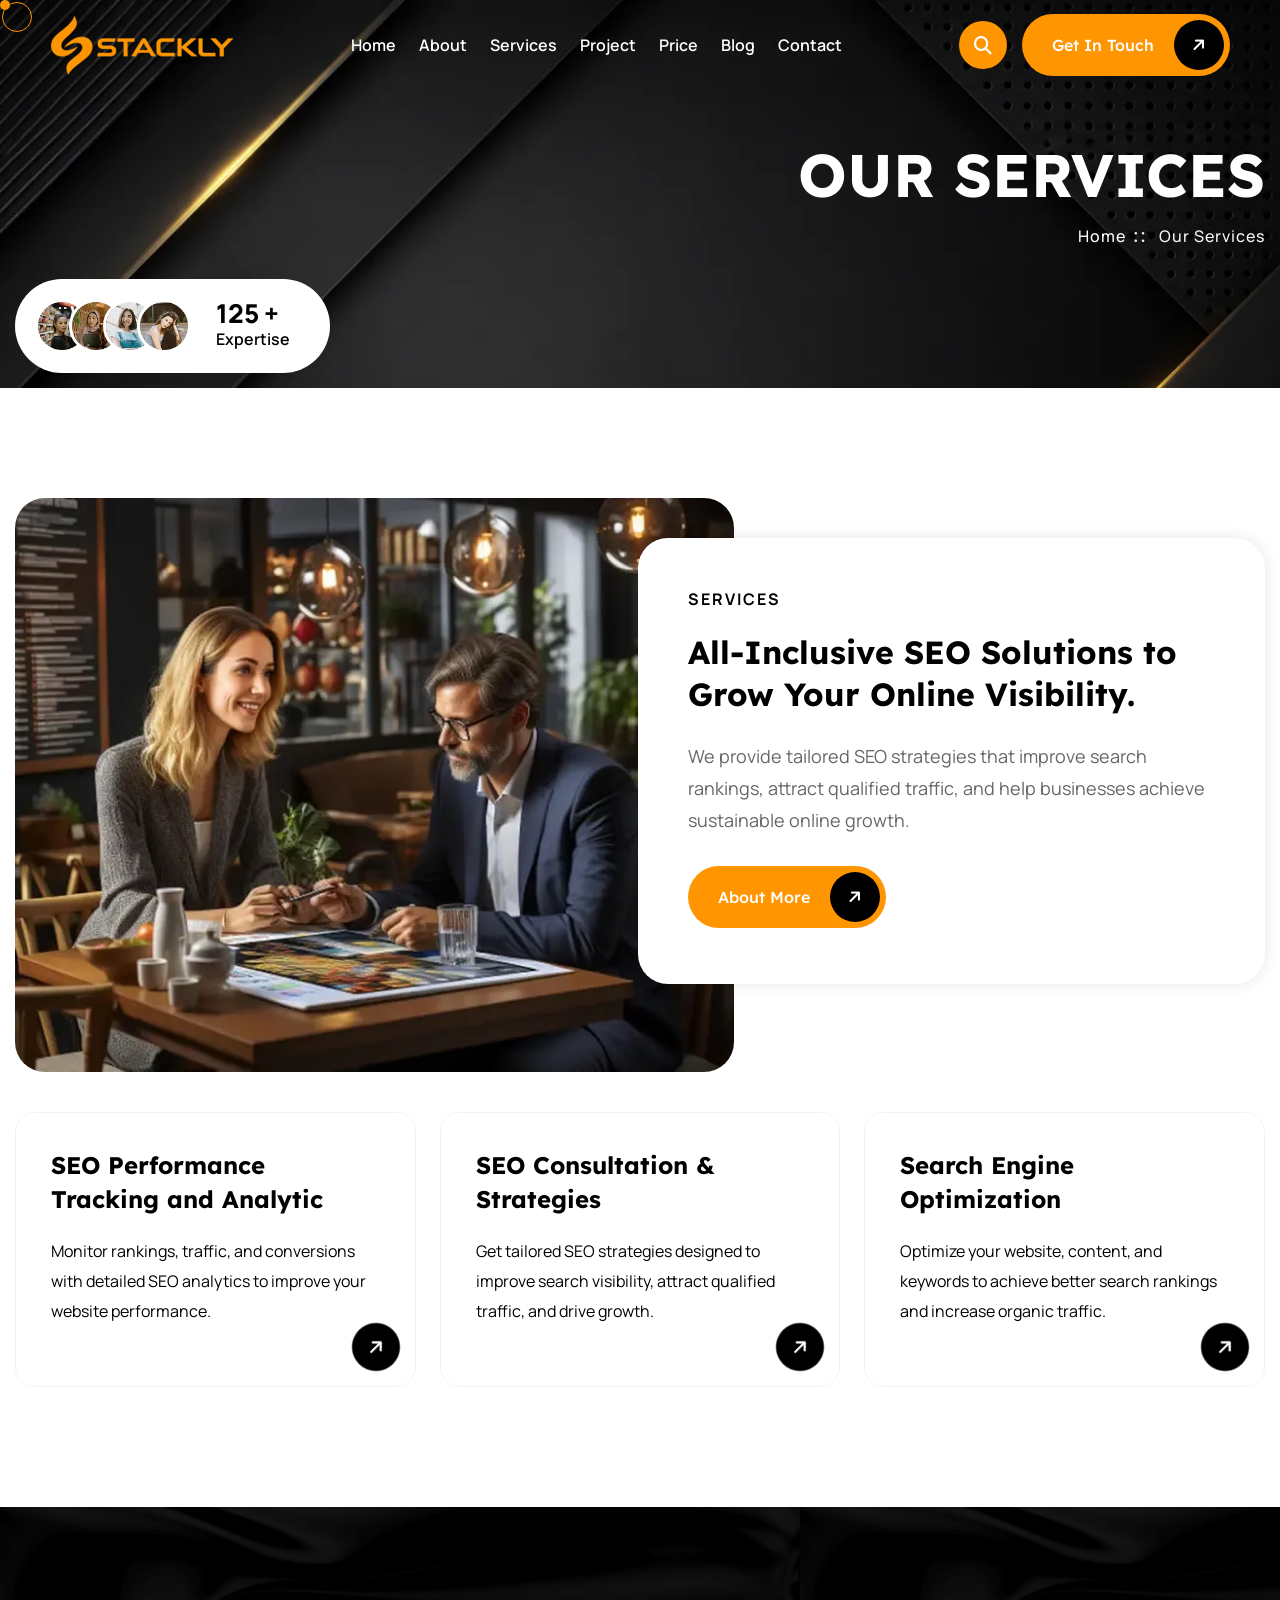
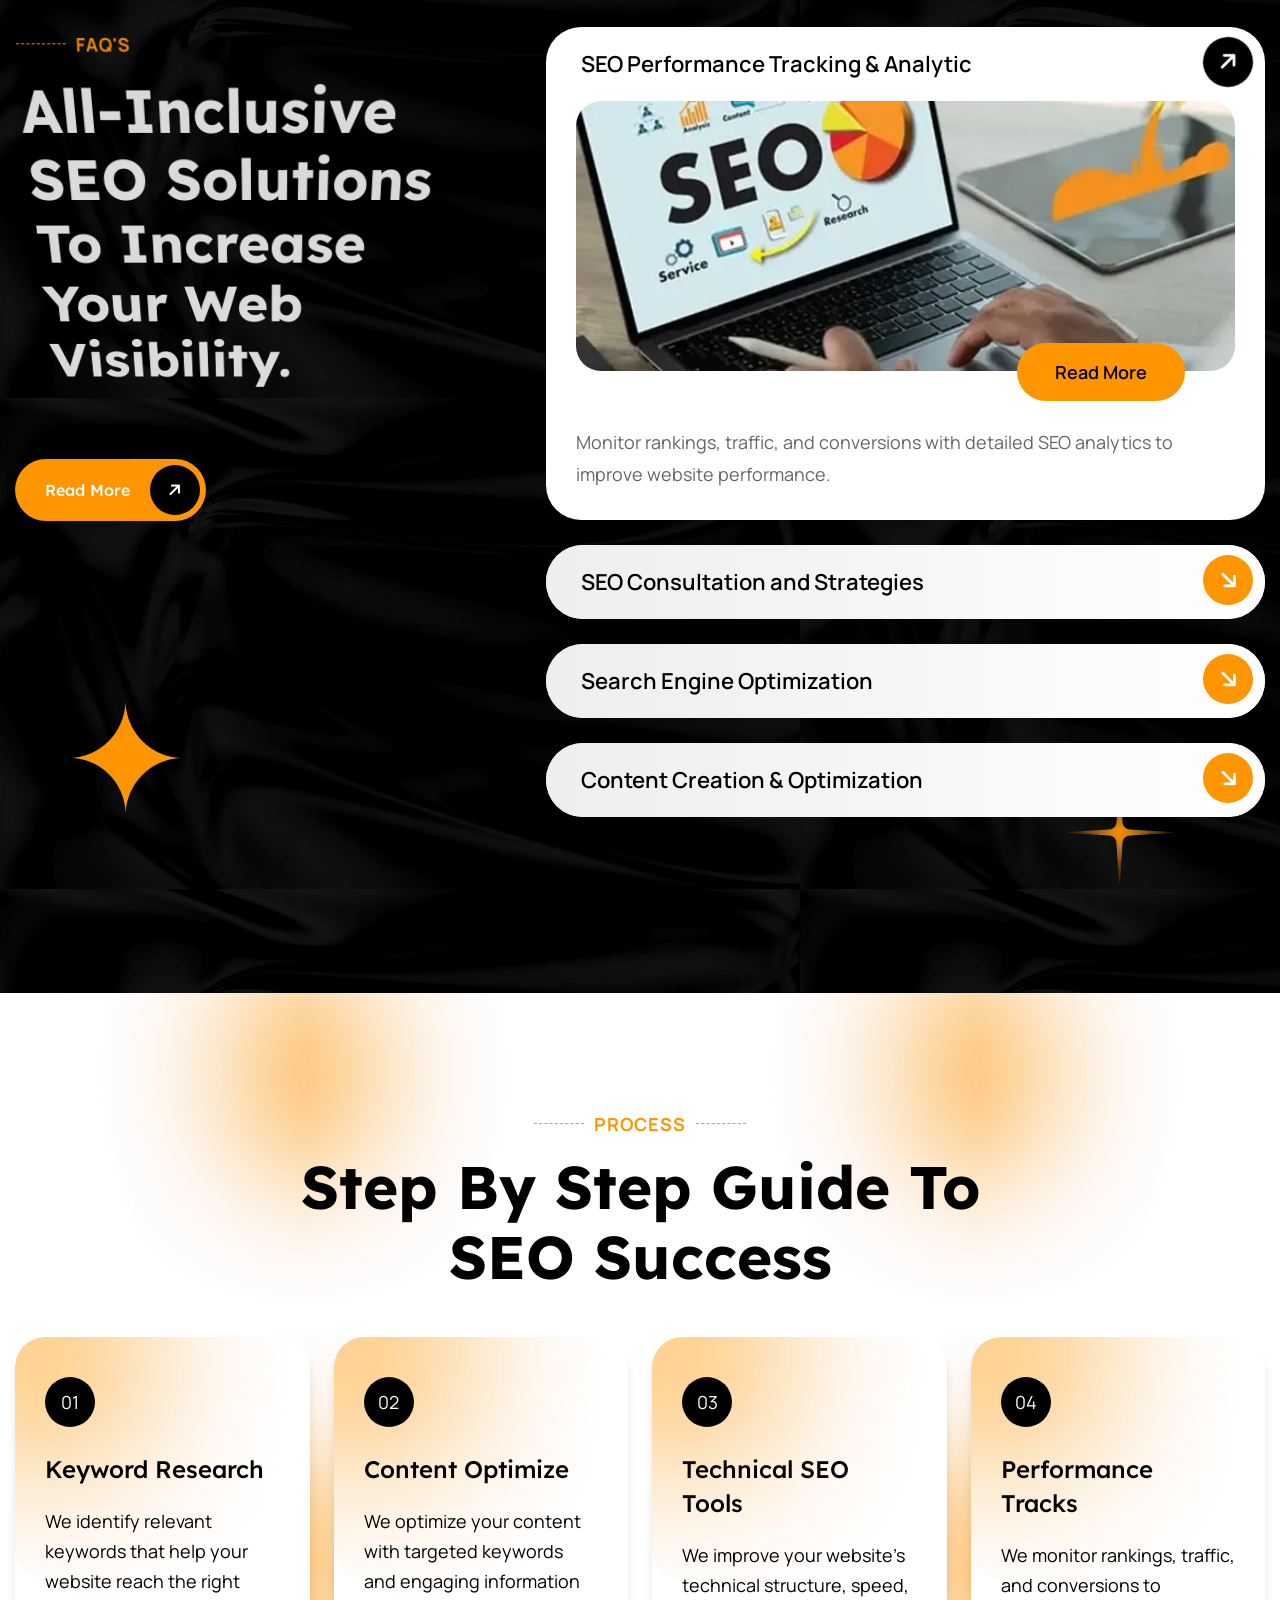
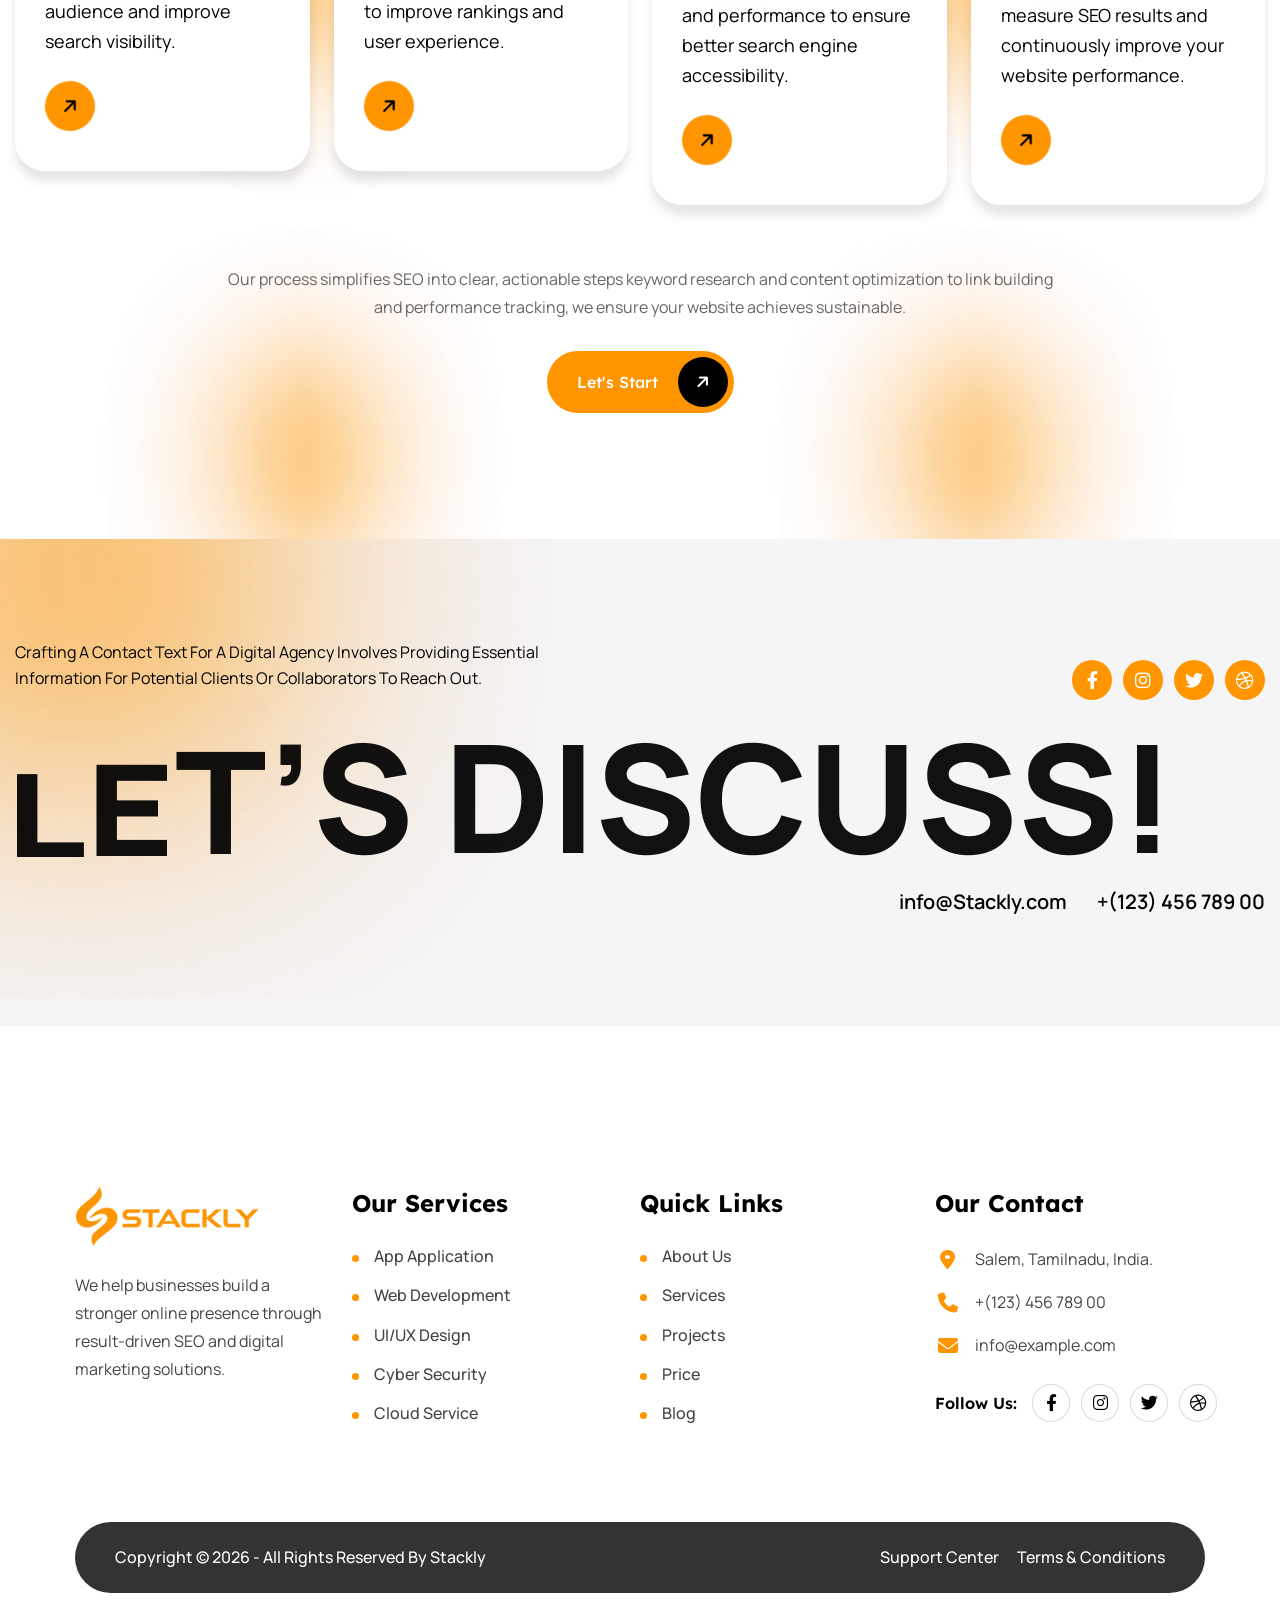
<file: services.html>
<!DOCTYPE html>
<html>
<head>
<meta charset="utf-8">
<title>Stackly SEO Agency | Services</title>
<!-- Stylesheets -->
<link href="assets/css/bootstrap.css" rel="stylesheet">
<link href="assets/css/style.css" rel="stylesheet">
<link href="assets/css/meanmenu.min.css" rel="stylesheet">
<link href="assets/css/responsive.css" rel="stylesheet">

<link href="https://fonts.googleapis.com/css2?family=Raleway:ital,wght@0,100..900;1,100..900&display=swap" rel="stylesheet">
<link href="https://fonts.googleapis.com/css2?family=Lexend+Deca:wght@100..900&display=swap" rel="stylesheet">
<link href="https://fonts.googleapis.com/css2?family=Manrope:wght@300;400;500;600;700;800&display=swap" rel="stylesheet">


<!-- Color Themes -->
<link id="theme-color-file" href="assets/css/color-themes/default-color.css" rel="stylesheet">

<!-- Responsive -->
<meta http-equiv="X-UA-Compatible" content="IE=edge">
<meta name="viewport" content="width=device-width, initial-scale=1.0, maximum-scale=1.0, user-scalable=0">

</head>

<body>

<div class="page-wrapper">
	
	<!-- Cursor -->
	<div class="cursor"></div>
	<div class="cursor-follower"></div>
	<!-- Cursor End -->
 	
	<!-- Preloader -->
	<div class="preloader">
		<div class="loader">
			<div class="outer-circle"></div>
			<div class="inner-circle"></div>
			<div class="dot"></div>
		</div>
	</div>
	<!-- End Preloader -->
	
	<!-- Main Header -->
	<header class="main-header header-style-one">
		
		<!-- Header Lower -->
		<div class="header-lower">
			<div class="auto-container">
				<div class="inner-container">
					<div class="d-flex justify-content-between align-items-center">
						
						<!-- Logo Box -->
						<div class="logo-box">
							<div class="logo"><a href="index.html"><img src="assets/images/logo-2.webp" alt="" title="Stackly"></a></div>
						</div>
						
						<div class="nav-outer d-flex flex-wrap">
							<!-- Main Menu -->
							<nav class="main-menu navbar-expand-md">
								<div class="navbar-header">
									<!-- Toggle Button -->    	
									<button class="navbar-toggler" type="button" data-toggle="collapse" data-target="#navbarSupportedContent" aria-controls="navbarSupportedContent" aria-expanded="false" aria-label="Toggle navigation">
										<span class="icon-bar"></span>
										<span class="icon-bar"></span>
										<span class="icon-bar"></span>
									</button>
								</div>
								
								<div class="navbar-collapse collapse clearfix" id="navbarSupportedContent">
									<ul class="navigation clearfix">
    <li><a href="index.html">Home</a></li>
    <li><a href="about.html">About</a></li>
    <li><a href="services.html">Services</a></li>
    <li><a href="projects.html">Project</a></li>
    <li><a href="price.html">Price</a></li>
    <li><a href="blog.html">Blog</a></li>
    <li><a href="contact.html">Contact</a></li>
</ul>
								</div>
							</nav>
						</div>

						<!-- Main Menu End-->
						<div class="outer-box d-flex align-items-center flex-wrap">

							<!-- Phone Box -->
							<div class="header-phone_box">
								<span class="fa-classic fa-solid fa-phone"></span>
								+91 1234567890
							</div>

							<!-- Search Btn -->
							<a href="404.html" class="search-box-btn search-box-outer">
    <span class="icon fa fa-search"></span>
</a>
	
							<!-- Button Box -->
							<div class="main-header_button">
								<a href="signin.html" class="theme-btn btn-style-one">
									<span class="btn-wrap">
										<span class="text-one">get in touch <i class="fa-classic fa-solid fa-arrow-right"></i></span>
										<span class="text-two">get in touch <i class="fa-classic fa-solid fa-arrow-right"></i></span>
									</span>
								</a>
							</div>
							
							<!-- Mobile Navigation Toggler -->
							<div class="mobile-nav-toggler"><span class="icon fa-classic fa-solid fa-bars fa-fw"></span></div>

						</div>
						
					</div>
				</div>
			</div>
		</div>
		<!--End Header Lower-->
		
		<!-- Mobile Menu  -->
		<div class="mobile-menu">
			<div class="menu-backdrop"></div>
			<div class="close-btn"><span class="icon fa-xmark"></span></div>
			
			<nav class="menu-box">
				<div class="nav-logo"><a href="index.html"><img src="assets/images/logo-2.webp" alt="" title=""></a></div>
				<div class="menu-outer"><!--Here Menu Will Come Automatically Via Javascript / Same Menu as in Header--></div>
				<div class="mobile-menu_button">
    <a href="signin.html" class="theme-btn btn-style-one">
        <span class="btn-wrap">
            <span class="text-one">
                Get In Touch <i class="fa-classic fa-solid fa-arrow-right"></i>
            </span>
            <span class="text-two">
                Get In Touch <i class="fa-classic fa-solid fa-arrow-right"></i>
            </span>
        </span>
    </a>
</div>
			</nav>
		</div>
		<!-- End Mobile Menu -->
	
	</header>
	<!-- End Main Header -->

	<!-- Page Title -->
    <section class="page-title" style="background-image:url(assets/images/background/service.webp)">
        <div class="auto-container">
			<div class="inner-container">
				<h2>Our Services</h2>
				<ul class="bread-crumb clearfix">
					<li><a href="index.html">Home</a></li>
					<li>Our Services</li>
				</ul>
				<!-- Page Title Options -->
				<div class="page-title_options">
					<div class="page-title_authors">
						<ul>
							<li><img src="assets/images/main-slider/author-1.webp" alt="" /></li>
							<li><img src="assets/images/main-slider/author-2.webp" alt="" /></li>
							<li><img src="assets/images/main-slider/author-3.webp" alt="" /></li>
							<li><img src="assets/images/main-slider/author-4.webp" alt="" /></li>
						</ul>
						<div class="page-title_reviews">
							125 + <br> <span>Expertise</span>
						</div>
					</div>
				</div>
				<!-- End Page Title Options -->
			</div>
        </div>
    </section>
    <!-- End Page Title -->

	<!-- Service Two -->
	<section class="service-two style-two">
		<div class="auto-container">
		
			<!-- Service Block One -->
			<div class="service-block_one">
				<div class="service-block_one-inner">
					<div class="row clearfix">
						<!-- Image -->
						<div class="image-column col-lg-7 col-md-12 col-sm-12">
							<div class="service-block_one-image overlay-anim img-reveal">
								<img src="assets/images/resource/service-1.webp" alt="" />
							</div>
						</div>
						<!-- Image -->
						<div class="content-column col-lg-5 col-md-12 col-sm-12">
							<div class="service-block_one-content wow fadeInRight" data-wow-delay="150ms" data-wow-duration="1500ms">
								<div class="service-block_one-subtitle">SERVICES</div>
								<h3 class="service-block_one-title"><a href="service-detail.html">All-Inclusive SEO Solutions to Grow Your Online Visibility.</a></h3>
								<div class="service-block_one-text">We provide tailored SEO strategies that improve search rankings,
            attract qualified traffic, and help businesses achieve sustainable
            online growth.</div>
								<!-- Button Box -->
								<div class="service-block_one-button">
									<a href="404.html" class="theme-btn btn-style-two">
										<span class="btn-wrap">
											<span class="text-one">About More <i class="fa-classic fa-solid fa-arrow-right"></i></span>
											<span class="text-two">About More <i class="fa-classic fa-solid fa-arrow-right"></i></span>
										</span>
									</a>
								</div>
							</div>
						</div>
					</div>
				</div>
			</div>
			<!-- Service Block One -->
			
			<div class="row clearfix">
				
				<!-- Service Block Two -->
				<div class="service-block_two col-lg-4 col-md-6 col-sm-6">
					<div class="service-block_two-inner wow fadeInLeft" data-wow-delay="150ms" data-wow-duration="1500ms">
						<div class="service-block_two-overlay overlay-layer" style="background-image:url(assets/images/background/service-two_shadow.webp)"></div>
						<h4 class="service-block_two-title"><a class="trans-300" href="service-detail.html">SEO Performance Tracking and Analytic</a></h4>
						<div class="service-block_two-text trans-300">Monitor rankings, traffic, and conversions with detailed SEO analytics to improve your website performance.</div>
						<a class="service-block_two-arrow trans-300" href="service-detail.html">
							<span class="fa-classic fa-solid fa-arrow-right"></span>
						</a>
					</div>
				</div>
				
				<!-- Service Block Two -->
				<div class="service-block_two col-lg-4 col-md-6 col-sm-6">
					<div class="service-block_two-inner wow fadeInLeft" data-wow-delay="300ms" data-wow-duration="1500ms">
						<div class="service-block_two-overlay overlay-layer" style="background-image:url(assets/images/background/service-two_shadow.webp)"></div>
						<h4 class="service-block_two-title"><a class="trans-300" href="service-detail.html">SEO Consultation & Strategies</a></h4>
						<div class="service-block_two-text trans-300">Get tailored SEO strategies designed to improve search visibility, attract qualified traffic, and drive growth.</div>
						<a class="service-block_two-arrow trans-300" href="service-detail.html">
							<span class="fa-classic fa-solid fa-arrow-right"></span>
						</a>
					</div>
				</div>
				
				<!-- Service Block Two -->
				<div class="service-block_two col-lg-4 col-md-6 col-sm-6">
					<div class="service-block_two-inner wow fadeInLeft" data-wow-delay="450ms" data-wow-duration="1500ms">
						<div class="service-block_two-overlay overlay-layer" style="background-image:url(assets/images/background/service-two_shadow.webp)"></div>
						<h4 class="service-block_two-title"><a class="trans-300" href="service-detail.html">Search Engine Optimization</a></h4>
						<div class="service-block_two-text trans-300">Optimize your website, content, and keywords to achieve better search rankings and increase organic traffic.</div>
						<a class="service-block_two-arrow trans-300" href="service-detail.html">
							<span class="fa-classic fa-solid fa-arrow-right"></span>
						</a>
					</div>
				</div>
				
			</div>
			
		</div>
	</section>
	<!-- End Service Two -->
	
	<!-- Faq One -->
	<section class="faq-one">
		<div class="faq-one_bg" style="background-image:url(assets/images/background/1.webp)"></div>
		<div class="faq-one_star" style="background-image:url(assets/images/icons/star.webp)"></div>
		<div class="auto-container">
			<div class="row clearfix">
			
				<!-- Column -->
				<div class="column col-lg-5 col-md-12 col-sm-12">
					<!-- Sec Title -->
					<div class="sec-title light title-anim">
						<div class="sec-title_title">Faq's</div>
						<h2 class="sec-title_heading">All-inclusive SEO solutions to increase your web visibility.</h2>
					</div>
					<!-- Service One Button -->
					<div class="faq-one_button wow fadeInUp" data-wow-delay="150ms" data-wow-duration="1500ms">
						<a href="404.html" class="theme-btn btn-style-one">
							<span class="btn-wrap">
								<span class="text-one">read more <i class="fa-classic fa-solid fa-arrow-right"></i></span>
								<span class="text-two">read more <i class="fa-classic fa-solid fa-arrow-right"></i></span>
							</span>
						</a>
					</div>
					<!-- End Faq One Button -->
					
					<!-- Faq One_Circle -->
					<div class="faq-one_circle wow fadeInUp" data-wow-delay="300ms" data-wow-duration="1500ms">
						  <div class="faq-one_arrow "></div>
						  <span class="tm-gsap-animate-circle">
							<svg class="circle-text" viewBox="0 0 220 220">
							  <defs>
								<path id="circlePath"
									  d="M110,110 m-90,0 a90,90 0 1,1 180,0 a90,90 0 1,1 -180,0" />
							  </defs>
							  <text class="circle-text-content" letter-spacing="6.2">
								<textPath href="#circlePath" startOffset="6">
								  since 2002 Search engine optimization
								</textPath>
							  </text>
							</svg>
						  </span>
					</div>
					<!-- End Faq One_Circle -->
					
				</div>
				
				<!-- Column -->
				<div class="column col-lg-7 col-md-12 col-sm-12">
					
					<!-- Accordion Box -->
					<ul class="accordion-box wow fadeInUp" data-wow-delay="150ms" data-wow-duration="1500ms">
						
						<!-- Block -->
						<li class="accordion block active-block">
							<div class="acc-btn active"><div class="icon-outer"><span class="icon fa-classic fa-solid fa-arrow-right fa-fw"></span></div>SEO Performance Tracking & Analytic</div>
							<div class="acc-content current">
								<div class="content">
									<div class="image overlay-anim">
										<img src="assets/images/resource/accordion.webp" alt="" />
										<div class="btn-box">
											<a href="404.html" class="theme-btn">Read More</a>
										</div>
									</div>
									<div class="text">Monitor rankings, traffic, and conversions with detailed SEO analytics to improve website performance.</div>
								</div>
							</div>
						</li>
									
						<!-- Block -->
						<li class="accordion block">
							<div class="acc-btn"><div class="icon-outer"><span class="icon fa-classic fa-solid fa-arrow-right fa-fw"></span></div>SEO Consultation and Strategies</div>
							<div class="acc-content">
								<div class="content">
									<div class="image overlay-anim">
										<img src="assets/images/resource/accordion.webp" alt="" />
										<div class="btn-box">
											<a href="404.html" class="theme-btn">Read More</a>
										</div>
									</div>
									<div class="text">Get tailored SEO strategies that improve search visibility, attract the right audience, and drive sustainable growth.</div>
								</div>
							</div>
						</li>
						
						<!-- Block -->
						<li class="accordion block">
							<div class="acc-btn"><div class="icon-outer"><span class="icon fa-classic fa-solid fa-arrow-right fa-fw"></span></div>Search Engine Optimization</div>
							<div class="acc-content">
								<div class="content">
									<div class="image overlay-anim">
										<img src="assets/images/resource/accordion.webp" alt="" />
										<div class="btn-box">
											<a href="404.html" class="theme-btn">Read More</a>
										</div>
									</div>
									<div class="text">Optimize your website, keywords, and content to achieve better search rankings and attract qualified visitors.</div>
								</div>
							</div>
						</li>
						
						<!-- Block -->
						<li class="accordion block">
							<div class="acc-btn"><div class="icon-outer"><span class="icon fa-classic fa-solid fa-arrow-right fa-fw"></span></div>Content Creation & Optimization</div>
							<div class="acc-content">
								<div class="content">
									<div class="image overlay-anim">
										<img src="assets/images/resource/accordion.webp" alt="" />
										<div class="btn-box">
											<a href="404.html" class="theme-btn">Read More</a>
										</div>
									</div>
									<div class="text">Create engaging, SEO-friendly content that improves visibility, connects with your audience, and increases conversions.</div>
								</div>
							</div>
						</li>
						
					</ul>
					
				</div>
				
			</div>
		</div>
	</section>
	<!-- End Faq One -->

	<!-- Process One -->
	<section class="process-one">
		<div class="process-one_shadow overlay-layer" style="background-image:url(assets/images/background/process-shadow.webp)"></div>
		<div class="auto-container">
			
			<!-- Sec Title -->
			<div class="sec-title centered">
				<div class="sec-title_title">process</div>
				<h2 class="sec-title_heading">Step by Step guide to <br> SEO success</h2>
			</div>
			
			<div class="row clearfix">
				
				<!-- Process Block One -->
				<div class="process-block_one col-xl-3 col-lg-6 col-md-6 col-sm-12">
					<div class="process-block_one-inner wow fadeInLeft" data-wow-delay="0ms" data-wow-duration="1500ms">
						<div class="process-block_one-shadow overlay-layer" style="background-image:url(assets/images/background/process-1-shadow.webp)"></div>
						<div class="process-block_one-number trans-500">01</div>
						<h4 class="process-block_one-title"><a href="404.html">Keyword Research</a></h4>
						<div class="process-block_one-text">We identify relevant keywords that help your website reach the right audience and improve search visibility.</div>
						<a class="process-block_one-more trans-500" href="404.html">
							<span class="fa-classic fa-solid fa-arrow-right"></span>
						</a>
					</div>
				</div>
				
				<!-- Process Block One -->
				<div class="process-block_one col-xl-3 col-lg-6 col-md-6 col-sm-12">
					<div class="process-block_one-inner wow fadeInLeft" data-wow-delay="150ms" data-wow-duration="1500ms">
						<div class="process-block_one-shadow overlay-layer" style="background-image:url(assets/images/background/process-1-shadow.webp)"></div>
						<div class="process-block_one-number trans-500">02</div>
						<h4 class="process-block_one-title"><a href="404.html">Content Optimize</a></h4>
						<div class="process-block_one-text">We optimize your content with targeted keywords and engaging information to improve rankings and user experience.</div>
						<a class="process-block_one-more trans-500" href="404.html">
							<span class="fa-classic fa-solid fa-arrow-right"></span>
						</a>
					</div>
				</div>
				
				<!-- Process Block One -->
				<div class="process-block_one col-xl-3 col-lg-6 col-md-6 col-sm-12">
					<div class="process-block_one-inner wow fadeInLeft" data-wow-delay="300ms" data-wow-duration="1500ms">
						<div class="process-block_one-shadow overlay-layer" style="background-image:url(assets/images/background/process-1-shadow.webp)"></div>
						<div class="process-block_one-number trans-500">03</div>
						<h4 class="process-block_one-title"><a href="404.html">Technical SEO Tools</a></h4>
						<div class="process-block_one-text">We improve your website’s technical structure, speed, and performance to ensure better search engine accessibility.</div>
						<a class="process-block_one-more trans-500" href="404.html">
							<span class="fa-classic fa-solid fa-arrow-right"></span>
						</a>
					</div>
				</div>
				
				<!-- Process Block One -->
				<div class="process-block_one col-xl-3 col-lg-6 col-md-6 col-sm-12">
					<div class="process-block_one-inner wow fadeInLeft" data-wow-delay="450ms" data-wow-duration="1500ms">
						<div class="process-block_one-shadow overlay-layer" style="background-image:url(assets/images/background/process-1-shadow.webp)"></div>
						<div class="process-block_one-number trans-500">04</div>
						<h4 class="process-block_one-title"><a href="404.html">Performance Tracks</a></h4>
						<div class="process-block_one-text">We monitor rankings, traffic, and conversions to measure SEO results and continuously improve your website performance.</div>
						<a class="process-block_one-more trans-500" href="404.html">
							<span class="fa-classic fa-solid fa-arrow-right"></span>
						</a>
					</div>
				</div>
				
			</div>
			
			<div class="lower-box text-center">
				<div class="text">Our process simplifies SEO into clear, actionable steps keyword research and content optimization to link building <br> and performance tracking, we ensure your website achieves sustainable.</div>
				<!-- Button Box -->
				<div class="process-one_button">
					<a href="404.html" class="theme-btn btn-style-two">
						<span class="btn-wrap">
							<span class="text-one">Let's Start <i class="fa-classic fa-solid fa-arrow-right"></i></span>
							<span class="text-two">Let's Start <i class="fa-classic fa-solid fa-arrow-right"></i></span>
						</span>
					</a>
				</div>
			</div>
			
		</div>
	</section>


	
	<!-- Contact One -->
	<section class="contact-one" style="background-image:url(assets/images/background/contact-shadow.webp)">
		<div class="auto-container">
			<div class="d-flex justify-content-between align-items-center flex-wrap">
				<div class="contact-one-text">Crafting a contact text for a digital agency involves providing essential information for potential clients or collaborators to reach out.</div>
				<!-- Social Box -->
				<div class="contact-social_box">
					<a href="404.html"><i class="fa-brands fa-facebook-f"></i></a>
					<a href="404.html"><i class="fa-brands fa-instagram"></i></a>
					<a href="404.html"><i class="fa-brands fa-twitter"></i></a>
					<a href="404.html"><i class="fa-brands fa-dribbble"></i></a>
				</div>
			</div>
			<div class="contact-one_discuss"><span class="up-down_animation">let’s discuss!</span></div>
			<ul class="contact-one_list d-flex justify-content-end">
				<li><a>info@Stackly.com</a></li>
				<li><a>+(123) 456 789 00</a></li>
			</ul>
		</div>
	</section>
	<!-- End Contact One -->
	
	<!-- Footer Two -->
	<footer class="main-footer">
		<div class="main-footer_bg" style="background-image:url(assets/images/background/2.webp)"></div>
		<div class="auto-container">
			<!-- Widgets Section -->
			<div class="widgets-section wow fadeInUp" data-wow-delay="0ms" data-wow-duration="1500ms">
				<div class="row clearfix">

					<!-- Big Column -->
					<div class="big-column col-xl-6 col-lg-12 col-md-12 col-sm-12">
						<div class="row clearfix">

							<!-- Footer Column -->
							<div class="main-footer_column col-lg-6 col-md-6 col-sm-12">
								<div class="logo-widget">
									<div class="main-footer_logo"><a href="index.html"><img src="assets/images/logo-2.webp" alt="" title=""></a></div>
									<div class="main-footer_text">We help businesses build a stronger online presence through result-driven SEO and digital marketing solutions. </div>
								</div>
							</div>

							<!-- Footer Column -->
							<div class="main-footer_column col-lg-6 col-md-6 col-sm-12">
								<div class="links-widget">
									<h4 class="main-footer_widget-title">Our Services</h4>
									<ul class="main-footer_links">
										<li><a href="404.html">App Application</a></li>
										<li><a href="404.html">Web Development</a></li>
										<li><a href="404.html">UI/UX Design</a></li>
										<li><a href="404.html">Cyber Security</a></li>
										<li><a href="404.html">Cloud Service</a></li>
									</ul>
								</div>
							</div>
							
						</div>
					</div>
					
					<!-- Big Column -->
					<div class="big-column col-xl-6 col-lg-12 col-md-12 col-sm-12">
						<div class="row clearfix">

							<!-- Footer Column -->
							<div class="main-footer_column col-lg-7 col-md-7 col-sm-12">
								<div class="links-widget">
									<h4 class="main-footer_widget-title">Quick Links</h4>
									<div class="row clearfix">
										<!-- Column -->
										<div class="column col-lg-6 col-md-6 col-sm-6">
											<ul class="main-footer_links">
												<li><a href="about.html">About Us</a></li>
												<li><a href="services.html">Services</a></li>
												<li><a href="projects.html">Projects</a></li>
												<li><a href="price.html">Price</a></li>
												<li><a href="blog.html">Blog</a></li>
											</ul>
										</div>
									</div>
								</div>
							</div>

							<!-- Footer Column -->
							<div class="main-footer_column col-lg-5 col-md-5 col-sm-12">
								<div class="info-widget">
									<h4 class="main-footer_widget-title">our contact</h4>
									<ul class="footer-contact_list">
										<li><span class="icon fas fa-map-marker-alt fa-fw"></span>Salem, Tamilnadu, India.</li>
										<li><span class="icon fas fa-phone fa-fw"></span>+(123) 456 789 00</li>
										<li><span class="icon fas fa-envelope fa-fw"></span>info@example.com </li>
									</ul>
									<!-- Social Box -->
									<div class="main-footer_socials">
										<span>Follow Us:</span>
										<a href="404.html"><i class="fa-brands fa-facebook-f"></i></a>
										<a href="404.html"><i class="fa-brands fa-instagram"></i></a>
										<a href="404.html"><i class="fa-brands fa-twitter"></i></a>
										<a href="404.html"><i class="fa-brands fa-dribbble"></i></a>
									</div>
								</div>
							</div>
							
						</div>
					</div>
					
				</div>
				
				<div class="main-footer_bottom">
				<div class="d-flex justify-content-between align-items-center flex-wrap">
					<!-- Copyright -->
					<div class="main-footer_copyright">Copyright &copy; 2026 - All rights Reserved By Stackly</div>
					<ul class="main-footer_navs">
						<li><a href="404.html">Support Center</a></li>
						<li><a href="404.html">Terms & Conditions</a></li>
					</ul>
				</div>
			</div>
				
			</div>
			
		</div>
	</footer>
	<!-- End Main Footer -->
	
	
</div>
<!-- End PageWrapper -->

<div class="progress-wrap">
	<svg class="progress-circle svg-content" width="100%" height="100%" viewBox="-1 -1 102 102">
		<path d="M50,1 a49,49 0 0,1 0,98 a49,49 0 0,1 0,-98"/>
	</svg>
</div>

<script src="assets/js/jquery.js"></script>
<script src="assets/js/popper.min.js"></script>
<script src="assets/js/bootstrap.min.js"></script>
<script src="assets/js/appear.js"></script>
<script src="assets/js/parallax.min.js"></script>
<script src="assets/js/tilt.jquery.min.js"></script>
<script src="assets/js/jquery.paroller.min.js"></script>
<script src="assets/js/wow.js"></script>
<script src="assets/js/swiper.min.js"></script>
<script src="assets/js/backtotop.js"></script>
<script src="assets/js/odometer.js"></script>
<script src="assets/js/parallax-scroll.js"></script>

<script src="assets/js/gsap.min.js"></script>
<script src="assets/js/SplitText.min.js"></script>
<script src="assets/js/ScrollTrigger.min.js"></script>
<script src="assets/js/ScrollToPlugin.min.js"></script>
<script src="assets/js/ScrollSmoother.min.js"></script>

<script src="assets/js/isotope.js"></script>
<script src="assets/js/jquery.marquee.min.js"></script>
<script src="assets/js/validate.js"></script>
<script src="assets/js/typeit.js"></script>
<script src="assets/js/jquery.marquee.min.js"></script>
<script src="assets/js/magnific-popup.min.js"></script>
<script src="assets/js/nav-tool.js"></script>
<script src="assets/js/jquery-ui.js"></script>
<script src="assets/js/element-in-view.js"></script>
<script src="assets/js/color-settings.js"></script>
<script src="assets/js/script.js"></script>

</body>
</html>
</file>
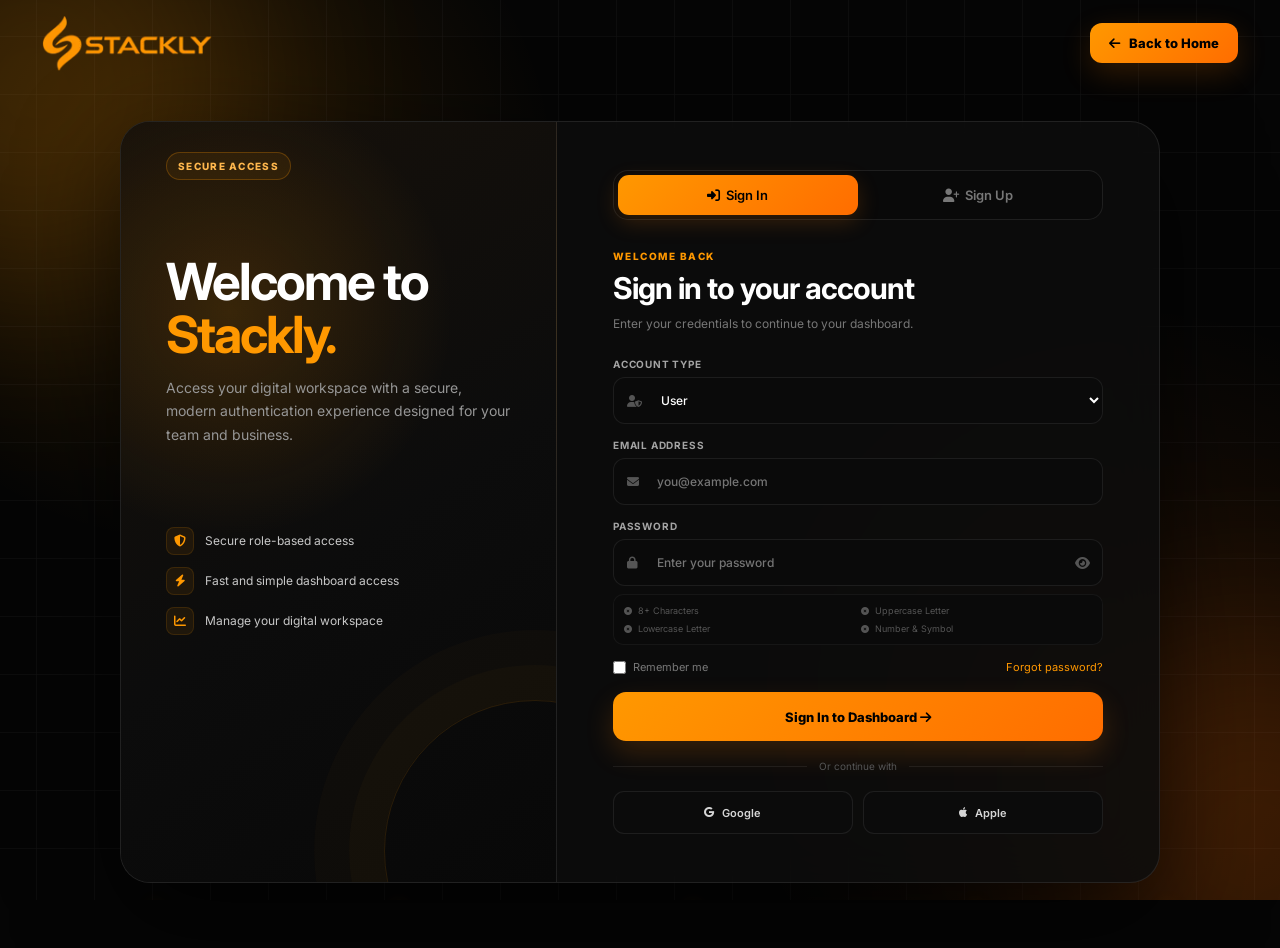
<file: signin.html>
<!DOCTYPE html>
<html lang="en">
<head>
<meta charset="UTF-8">
<meta name="viewport" content="width=device-width, initial-scale=1.0">
<title>Stackly | Secure Portal</title>

<link rel="preconnect" href="https://fonts.googleapis.com">
<link rel="preconnect" href="https://fonts.gstatic.com" crossorigin>
<link href="https://fonts.googleapis.com/css2?family=Inter:wght@400;500;600;700;800&display=swap" rel="stylesheet">
<link rel="stylesheet" href="https://cdnjs.cloudflare.com/ajax/libs/font-awesome/6.7.2/css/all.min.css">

<style>

    html, body {
    overflow-x: hidden;
    width: 100%;
}

:root{
    --orange:#ff9800;
    --orange-dark:#ff6d00;
    --black:#070707;
    --panel:#101010;
    --panel-2:#151515;
    --line:rgba(255,255,255,.09);
    --muted:#858585;
    --white:#fff;
    --green:#20d889;
    --red:#ff5c70;
}

*{box-sizing:border-box;margin:0;padding:0}

html,body{min-height:100%}

body{
    font-family:"Inter",sans-serif;
    background:#050505;
    color:var(--white);
    overflow-x:hidden;
}

/* Background */
.bg{
    position:fixed;
    inset:0;
    overflow:hidden;
    z-index:0;
    background:
        radial-gradient(circle at 15% 20%,rgba(255,152,0,.13),transparent 28%),
        radial-gradient(circle at 88% 78%,rgba(255,109,0,.10),transparent 30%),
        #050505;
}

.grid{
    position:absolute;
    inset:-80px;
    opacity:.055;
    background-image:
        linear-gradient(rgba(255,255,255,.55) 1px,transparent 1px),
        linear-gradient(90deg,rgba(255,255,255,.55) 1px,transparent 1px);
    background-size:58px 58px;
    animation:gridMove 18s linear infinite;
}

@keyframes gridMove{
    to{transform:translate(58px,58px)}
}

.glow{
    position:absolute;
    width:420px;
    height:420px;
    border-radius:50%;
    filter:blur(100px);
    opacity:.18;
    background:var(--orange);
    animation:float 11s ease-in-out infinite alternate;
}

.glow.one{left:-170px;top:-120px}
.glow.two{
    right:-180px;
    bottom:-150px;
    background:var(--orange-dark);
    animation-delay:-4s;
}

@keyframes float{
    0%{transform:translate(0,0) scale(.85)}
    50%{transform:translate(100px,80px) scale(1.15)}
    100%{transform:translate(-30px,150px) scale(1)}
}

.particle{
    position:absolute;
    width:4px;
    height:4px;
    border-radius:50%;
    background:var(--orange);
    box-shadow:0 0 15px rgba(255,152,0,.9);
    animation:particle 8s linear infinite;
}

.p1{left:12%;bottom:-10px;animation-delay:0s}
.p2{left:31%;bottom:-10px;animation-delay:2.4s}
.p3{left:54%;bottom:-10px;animation-delay:4.5s}
.p4{left:76%;bottom:-10px;animation-delay:1.5s}
.p5{left:91%;bottom:-10px;animation-delay:5.5s}

@keyframes particle{
    0%{transform:translateY(0);opacity:0}
    15%{opacity:1}
    85%{opacity:.8}
    100%{transform:translateY(-110vh);opacity:0}
}

/* Header */
.header{
    position:relative;
    z-index:10;
    height:86px;
    display:flex;
    align-items:center;
    justify-content:space-between;
    padding:0 42px;
}

.logo{
    display:inline-flex;
    align-items:center;
    text-decoration:none;
}

.logo img{
    width:170px;
    height:auto;
    display:block;
}

.home-btn{
    display:inline-flex;
    align-items:center;
    gap:9px;
    padding:12px 19px;
    border-radius:12px;
    color:#000;
    background:linear-gradient(135deg,var(--orange),var(--orange-dark));
    text-decoration:none;
    font-size:13px;
    font-weight:800;
    box-shadow:0 10px 30px rgba(255,130,0,.18);
    transition:.25s ease;
}

.home-btn:hover{
    transform:translateY(-2px);
    box-shadow:0 14px 35px rgba(255,130,0,.28);
}

/* Main */
.page{
    position:relative;
    z-index:2;
    min-height:calc(100vh - 86px);
    display:flex;
    align-items:center;
    justify-content:center;
    padding:35px 20px 65px;
}

.auth-shell{
    width:min(1040px,100%);
    min-height:610px;
    display:grid;
    grid-template-columns:42% 58%;
    border:1px solid var(--line);
    border-radius:30px;
    overflow:hidden;
    background:rgba(13,13,13,.88);
    backdrop-filter:blur(24px);
    box-shadow:0 35px 100px rgba(0,0,0,.65);
}
/* Left Panel */
/* Left Panel */
.brand-panel {
    position: relative;
    padding: 30px 45px;
    display: flex;
    flex-direction: column;
    justify-content: flex-start;
    overflow: hidden;
    border-right: 1px solid var(--line);
    background:
        radial-gradient(circle at 25% 25%, rgba(255,152,0,.16), transparent 34%),
        linear-gradient(145deg, #17110a, #0c0c0c 55%, #080808);
}

.brand-panel:after {
    content: "";
    position: absolute;
    width: 300px;
    height: 300px;
    border: 1px solid rgba(255,152,0,.13);
    border-radius: 50%;
    right: -130px;
    bottom: -120px;
    box-shadow:
        0 0 0 35px rgba(255,152,0,.025),
        0 0 0 70px rgba(255,152,0,.018);
}

.badge {
    position: relative;
    z-index: 2;
    width: max-content;
    padding: 7px 11px;
    border: 1px solid rgba(255,152,0,.25);
    background: rgba(255,152,0,.07);
    color: #ffb74d;
    border-radius: 999px;
    font-size: 10px;
    font-weight: 800;
    letter-spacing: 1.3px;
    text-transform: uppercase;
}

/* Reduce space below Secure Access */
.brand-copy {
    position: relative;
    z-index: 2;
    margin-top: 75px;
}
.brand-copy h1 {
    font-size: clamp(32px, 4vw, 52px);
    line-height: 1.04;
    letter-spacing: -2px;
    margin-bottom: 14px;
}

.brand-copy h1 span {
    color: var(--orange);
}

.brand-copy p {
    max-width: 370px;
    color: #969696;
    font-size: 14px;
    line-height: 1.7;
}

.features {
    position: relative;
    z-index: 2;
    display: grid;
    gap: 12px;
    margin-top: 80px;
}

.feature {
    display: flex;
    align-items: center;
    gap: 11px;
    color: #c8c8c8;
    font-size: 12px;
}

.feature i {
    width: 28px;
    height: 28px;
    display: grid;
    place-items: center;
    border-radius: 8px;
    color: var(--orange);
    background: rgba(255,152,0,.08);
    border: 1px solid rgba(255,152,0,.13);
}

/* Auth panel */
.auth-panel{
    padding:48px 56px;
    display:flex;
    align-items:center;
}

.auth-inner{
    width:100%;
    max-width:500px;
    margin:auto;
}

.tabs{
    display:grid;
    grid-template-columns:1fr 1fr;
    padding:4px;
    margin-bottom:30px;
    background:#090909;
    border:1px solid var(--line);
    border-radius:15px;
}

.tab{
    border:0;
    border-radius:11px;
    padding:12px;
    background:transparent;
    color:#777;
    font:600 13px "Inter",sans-serif;
    cursor:pointer;
    transition:.25s ease;
}

.tab.active{
    color:#000;
    background:linear-gradient(135deg,var(--orange),var(--orange-dark));
    box-shadow:0 7px 22px rgba(255,130,0,.18);
}

.heading{
    margin-bottom:25px;
}

.heading .eyebrow{
    color:var(--orange);
    font-size:10px;
    font-weight:800;
    letter-spacing:1.5px;
    text-transform:uppercase;
    margin-bottom:8px;
}

.heading h2{
    font-size:30px;
    letter-spacing:-1px;
    margin-bottom:8px;
}

.heading p{
    color:#777;
    font-size:12px;
    line-height:1.6;
}

.form{
    display:none;
}

.form.active{
    display:block;
    animation:formIn .35s ease;
}

@keyframes formIn{
    from{opacity:0;transform:translateY(8px)}
    to{opacity:1;transform:translateY(0)}
}

.field{
    margin-bottom:15px;
}

.field label{
    display:block;
    color:#a4a4a4;
    font-size:10px;
    font-weight:700;
    letter-spacing:.8px;
    text-transform:uppercase;
    margin-bottom:7px;
}

.input-wrap{
    position:relative;
}

.input-wrap>i{
    position:absolute;
    left:14px;
    top:50%;
    transform:translateY(-50%);
    color:#555;
    font-size:12px;
    pointer-events:none;
}

.input{
    width:100%;
    height:47px;
    padding:0 43px;
    color:#fff;
    background:#0a0a0a;
    border:1px solid rgba(255,255,255,.08);
    border-radius:12px;
    outline:none;
    font:500 12px "Inter",sans-serif;
    transition:.2s ease;
}

.input:focus{
    border-color:rgba(255,152,0,.65);
    box-shadow:0 0 0 3px rgba(255,152,0,.08);
}

.toggle{
    position:absolute;
    right:13px;
    top:50%;
    transform:translateY(-50%);
    border:0;
    background:none;
    color:#555;
    cursor:pointer;
}

.toggle:hover{color:#aaa}

.row{
    display:flex;
    align-items:center;
    justify-content:space-between;
    margin:3px 0 18px;
}

.remember{
    display:flex;
    align-items:center;
    gap:7px;
    color:#777;
    font-size:11px;
}

.remember input{accent-color:var(--orange)}

.link{
    color:var(--orange);
    font-size:11px;
    text-decoration:none;
}

.link:hover{text-decoration:underline}

.primary{
    width:100%;
    height:49px;
    border:0;
    border-radius:13px;
    background:linear-gradient(135deg,var(--orange),var(--orange-dark));
    color:#000;
    font:800 13px "Inter",sans-serif;
    cursor:pointer;
    box-shadow:0 12px 28px rgba(255,130,0,.18);
    transition:.25s ease;
}

.primary:hover{
    transform:translateY(-2px);
    box-shadow:0 16px 35px rgba(255,130,0,.28);
}

.primary:disabled{
    opacity:.65;
    cursor:not-allowed;
    transform:none;
}

.divider{
    display:flex;
    align-items:center;
    gap:12px;
    color:#555;
    font-size:10px;
    margin:19px 0;
}

.divider:before,.divider:after{
    content:"";
    flex:1;
    height:1px;
    background:rgba(255,255,255,.07);
}

.socials{
    display:grid;
    grid-template-columns:1fr 1fr;
    gap:10px;
}

.social{
    height:43px;
    border:1px solid rgba(255,255,255,.08);
    border-radius:11px;
    background:#0b0b0b;
    color:#d5d5d5;
    cursor:pointer;
    display:flex;
    align-items:center;
    justify-content:center;
    gap:8px;
    font:600 11px "Inter",sans-serif;
    transition:.2s ease;
}

.social:hover{
    border-color:rgba(255,152,0,.45);
    color:var(--orange);
    background:#101010;
    transform:translateY(-1px);
}

.password-box{
    margin-top:8px;
    padding:10px;
    border-radius:10px;
    background:#0a0a0a;
    border:1px solid rgba(255,255,255,.05);
}

.requirements{
    display:grid;
    grid-template-columns:1fr 1fr;
    gap:7px;
}

.req{
    color:#555;
    font-size:9px;
    display:flex;
    align-items:center;
    gap:6px;
}

.req.valid{color:var(--green)}
.req i{font-size:8px}

.error{
    display:none;
    color:var(--red);
    font-size:10px;
    margin-top:6px;
}

.error.show{display:block}

.toast{
    position:fixed;
    right:24px;
    bottom:24px;
    z-index:100;
    min-width:270px;
    max-width:360px;
    padding:14px 16px;
    border-radius:13px;
    background:#141414;
    border:1px solid rgba(255,255,255,.1);
    box-shadow:0 20px 50px rgba(0,0,0,.5);
    transform:translateY(130px);
    opacity:0;
    pointer-events:none;
    transition:.3s ease;
}

.toast.show{
    transform:translateY(0);
    opacity:1;
}

.toast strong{
    display:block;
    color:#fff;
    font-size:12px;
    margin-bottom:3px;
}

.toast span{
    color:#777;
    font-size:10px;
}

@media(max-width:850px){
    .auth-shell{
        grid-template-columns:1fr;
        max-width:560px;
    }

    .brand-panel{
        min-height:260px;
        padding:30px;
        border-right:0;
        border-bottom:1px solid var(--line);
    }

    .brand-copy h1{font-size:34px}
    .features{display:none}
    .auth-panel{padding:32px 28px}
}

@media(max-width:520px){
    .header{
        height:72px;
        padding:0 18px;
    }

    .logo img{width:135px}
    .home-btn{padding:10px 13px;font-size:11px}

    .page{
        padding:18px 12px 35px;
        align-items:flex-start;
    }

    .auth-shell{border-radius:22px}
    .brand-panel{padding:25px;min-height:220px}
    .auth-panel{padding:25px 18px}
    .heading h2{font-size:26px}
    .requirements{grid-template-columns:1fr}
}


</style>
</head>

<body>

<div class="bg">
    <div class="grid"></div>
    <div class="glow one"></div>
    <div class="glow two"></div>
    <span class="particle p1"></span>
    <span class="particle p2"></span>
    <span class="particle p3"></span>
    <span class="particle p4"></span>
    <span class="particle p5"></span>
</div>

<header class="header">
    <a href="index.html" class="logo">
        <img src="assets/images/logo-2.webp" alt="Stackly">
    </a>

    <a href="index.html" class="home-btn">
        <i class="fa-solid fa-arrow-left"></i>
        Back to Home
    </a>
</header>

<main class="page">
    <section class="auth-shell">

        <aside class="brand-panel">
            <div class="badge">Secure Access</div>

            <div class="brand-copy">
                <h1>Welcome to<br><span>Stackly.</span></h1>
                <p>
                    Access your digital workspace with a secure,
                    modern authentication experience designed for
                    your team and business.
                </p>
            </div>

            <div class="features">
                <div class="feature">
                    <i class="fa-solid fa-shield-halved"></i>
                    <span>Secure role-based access</span>
                </div>
                <div class="feature">
                    <i class="fa-solid fa-bolt"></i>
                    <span>Fast and simple dashboard access</span>
                </div>
                <div class="feature">
                    <i class="fa-solid fa-chart-line"></i>
                    <span>Manage your digital workspace</span>
                </div>
            </div>
        </aside>

        <div class="auth-panel">
            <div class="auth-inner">

                <div class="tabs">
                    <button class="tab active" id="loginTab" type="button">
                        <i class="fa-solid fa-right-to-bracket"></i>&nbsp; Sign In
                    </button>
                    <button class="tab" id="signupTab" type="button">
                        <i class="fa-solid fa-user-plus"></i>&nbsp; Sign Up
                    </button>
                </div>

                <!-- LOGIN -->
                <form id="loginForm" class="form active" novalidate>
                    <div class="heading">
                        <div class="eyebrow">Welcome Back</div>
                        <h2>Sign in to your account</h2>
                        <p>Enter your credentials to continue to your dashboard.</p>
                    </div>

                    <div class="field">
                        <label for="loginRole">Account Type</label>
                        <div class="input-wrap">
                            <i class="fa-solid fa-user-shield"></i>
                            <select id="loginRole" class="input" style="appearance:auto;padding-left:43px">
                                <option value="User">User</option>
                                <option value="Admin">Admin</option>
                            </select>
                        </div>
                    </div>

                    <div class="field">
                        <label for="loginEmail">Email Address</label>
                        <div class="input-wrap">
                            <i class="fa-solid fa-envelope"></i>
                            <input id="loginEmail" class="input" type="email"
                                   placeholder="you@example.com" autocomplete="email">
                        </div>
                        <div id="emailError" class="error">Please enter a valid email address.</div>
                    </div>

                    <div class="field">
                        <label for="loginPassword">Password</label>
                        <div class="input-wrap">
                            <i class="fa-solid fa-lock"></i>
                            <input id="loginPassword" class="input" type="password"
                                   placeholder="Enter your password" autocomplete="current-password">
                            <button class="toggle" type="button" onclick="togglePassword('loginPassword',this)">
                                <i class="fa-solid fa-eye"></i>
                            </button>
                        </div>

                        <div class="password-box">
                            <div class="requirements">
                                <div class="req" id="lMin"><i class="fa-solid fa-circle-xmark"></i> 8+ Characters</div>
                                <div class="req" id="lUpper"><i class="fa-solid fa-circle-xmark"></i> Uppercase Letter</div>
                                <div class="req" id="lLower"><i class="fa-solid fa-circle-xmark"></i> Lowercase Letter</div>
                                <div class="req" id="lSpecial"><i class="fa-solid fa-circle-xmark"></i> Number & Symbol</div>
                            </div>
                        </div>
                    </div>

                    <div class="row">
                        <label class="remember">
                            <input type="checkbox"> Remember me
                        </label>
                        <a href="404.html" class="link">Forgot password?</a>
                    </div>

                    <button class="primary" id="loginBtn" type="submit">
                        Sign In to Dashboard
                        <i class="fa-solid fa-arrow-right"></i>
                    </button>

                    <div class="divider">Or continue with</div>

                    <div class="socials">
                        <button type="button" class="social" onclick="location.href='404.html'">
                            <i class="fa-brands fa-google"></i> Google
                        </button>
                        <button type="button" class="social" onclick="location.href='404.html'">
                            <i class="fa-brands fa-apple"></i> Apple
                        </button>
                    </div>
                </form>

                <!-- SIGN UP -->
                <form id="signupForm" class="form" novalidate>
                    <div class="heading">
                        <div class="eyebrow">Create Account</div>
                        <h2>Start with Stackly</h2>
                        <p>Create your account and get secure access to the portal.</p>
                    </div>

                    <div class="field">
                        <label for="signupName">Full Name</label>
                        <div class="input-wrap">
                            <i class="fa-solid fa-user"></i>
                            <input id="signupName" class="input" type="text"
                                   placeholder="Your full name" autocomplete="name">
                        </div>
                    </div>

                    <div class="field">
                        <label for="signupEmail">Email Address</label>
                        <div class="input-wrap">
                            <i class="fa-solid fa-envelope"></i>
                            <input id="signupEmail" class="input" type="email"
                                   placeholder="you@example.com" autocomplete="email">
                        </div>
                    </div>

                    <div class="field">
                        <label for="signupRole">Account Type</label>
                        <div class="input-wrap">
                            <i class="fa-solid fa-user-shield"></i>
                            <select id="signupRole" class="input" style="appearance:auto;padding-left:43px">
                                <option value="User">User</option>
                                <option value="Admin">Admin</option>
                            </select>
                        </div>
                    </div>

                    <div class="field">
                        <label for="signupPassword">Password</label>
                        <div class="input-wrap">
                            <i class="fa-solid fa-lock"></i>
                            <input id="signupPassword" class="input" type="password"
                                   placeholder="Create a strong password">
                            <button class="toggle" type="button" onclick="togglePassword('signupPassword',this)">
                                <i class="fa-solid fa-eye"></i>
                            </button>
                        </div>

                        <div class="password-box">
                            <div class="requirements">
                                <div class="req" id="sMin"><i class="fa-solid fa-circle-xmark"></i> 8+ Characters</div>
                                <div class="req" id="sUpper"><i class="fa-solid fa-circle-xmark"></i> Uppercase Letter</div>
                                <div class="req" id="sLower"><i class="fa-solid fa-circle-xmark"></i> Lowercase Letter</div>
                                <div class="req" id="sSpecial"><i class="fa-solid fa-circle-xmark"></i> Number & Symbol</div>
                            </div>
                        </div>
                    </div>

                    <div class="field">
                        <label for="signupConfirm">Confirm Password</label>
                        <div class="input-wrap">
                            <i class="fa-solid fa-lock"></i>
                            <input id="signupConfirm" class="input" type="password"
                                   placeholder="Confirm your password">
                            <button class="toggle" type="button" onclick="togglePassword('signupConfirm',this)">
                                <i class="fa-solid fa-eye"></i>
                            </button>
                        </div>
                    </div>

                    <button class="primary" id="signupBtn" type="submit">
                        Create Account
                        <i class="fa-solid fa-arrow-right"></i>
                    </button>
                </form>

            </div>
        </div>
    </section>
</main>

<div id="toast" class="toast">
    <strong id="toastTitle"></strong>
    <span id="toastText"></span>
</div>

<script>
const EMAIL_REGEX = /^[^\s@]+@[^\s@]+\.[^\s@]+$/;

const loginTab = document.getElementById("loginTab");
const signupTab = document.getElementById("signupTab");
const loginForm = document.getElementById("loginForm");
const signupForm = document.getElementById("signupForm");

function showLogin(){
    loginForm.classList.add("active");
    signupForm.classList.remove("active");
    loginTab.classList.add("active");
    signupTab.classList.remove("active");
}

function showSignup(){
    loginForm.classList.remove("active");
    signupForm.classList.add("active");
    loginTab.classList.remove("active");
    signupTab.classList.add("active");
}

loginTab.addEventListener("click",showLogin);
signupTab.addEventListener("click",showSignup);

function togglePassword(id,button){
    const input=document.getElementById(id);
    const icon=button.querySelector("i");

    if(input.type==="password"){
        input.type="text";
        icon.className="fa-solid fa-eye-slash";
    }else{
        input.type="password";
        icon.className="fa-solid fa-eye";
    }
}

function checkPassword(password,prefix){
    const min=password.length>=8;
    const upper=/[A-Z]/.test(password);
    const lower=/[a-z]/.test(password);
    const special=/[0-9]/.test(password) && /[^A-Za-z0-9]/.test(password);

    setRequirement(prefix+"Min",min);
    setRequirement(prefix+"Upper",upper);
    setRequirement(prefix+"Lower",lower);
    setRequirement(prefix+"Special",special);

    return min && upper && lower && special;
}

function setRequirement(id,valid){
    const el=document.getElementById(id);
    if(!el)return;

    el.classList.toggle("valid",valid);
    el.querySelector("i").className=valid
        ?"fa-solid fa-circle-check"
        :"fa-solid fa-circle-xmark";
}

document.getElementById("loginPassword").addEventListener("input",function(){
    checkPassword(this.value,"l");
});

document.getElementById("signupPassword").addEventListener("input",function(){
    checkPassword(this.value,"s");
});

loginForm.addEventListener("submit",function(e){
    e.preventDefault();

    const email=document.getElementById("loginEmail").value.trim();
    const password=document.getElementById("loginPassword").value;
    const role=document.getElementById("loginRole").value;
    const emailError=document.getElementById("emailError");

    if(!EMAIL_REGEX.test(email)){
        emailError.classList.add("show");
        return;
    }

    emailError.classList.remove("show");

    if(!checkPassword(password,"l")){
        showToast("Weak Password","Use 8+ characters with uppercase, lowercase, number and symbol.");
        return;
    }

    const button=document.getElementById("loginBtn");
    button.disabled=true;
    button.innerHTML='<i class="fa-solid fa-spinner fa-spin"></i> Authenticating...';

    setTimeout(function(){
         localStorage.setItem("loginEmail", email);
        if(role==="Admin"){
            window.location.href="admin-dashboard.html";
        }else{
            window.location.href="user-dashboard.html";
        }
    },800);
});

signupForm.addEventListener("submit",function(e){
    e.preventDefault();

    const name=document.getElementById("signupName").value.trim();
    const email=document.getElementById("signupEmail").value.trim();
    const password=document.getElementById("signupPassword").value;
    const confirm=document.getElementById("signupConfirm").value;

    if(!name){
        showToast("Name Required","Please enter your full name.");
        return;
    }

    if(!EMAIL_REGEX.test(email)){
        showToast("Invalid Email","Please enter a valid email address.");
        return;
    }

    if(!checkPassword(password,"s")){
        showToast("Weak Password","Please meet all password requirements.");
        return;
    }

    if(password!==confirm){
        showToast("Password Mismatch","Passwords do not match.");
        return;
    }

    const button=document.getElementById("signupBtn");
    button.disabled=true;
    button.innerHTML='<i class="fa-solid fa-spinner fa-spin"></i> Creating Account...';

    setTimeout(function(){
        button.disabled=false;
        button.innerHTML='Create Account <i class="fa-solid fa-arrow-right"></i>';

        showToast("Account Created","Your account has been created successfully.");
        signupForm.reset();
        document.querySelectorAll("#signupForm .req").forEach(function(el){
            el.classList.remove("valid");
            el.querySelector("i").className="fa-solid fa-circle-xmark";
        });

        setTimeout(showLogin,700);
    },900);
});

function showToast(title,text){
    const toast=document.getElementById("toast");
    document.getElementById("toastTitle").textContent=title;
    document.getElementById("toastText").textContent=text;

    toast.classList.add("show");
    clearTimeout(window.toastTimer);

    window.toastTimer=setTimeout(function(){
        toast.classList.remove("show");
    },3500);
}
</script>

</body>
</html>
</file>
<file: assets/css/style.css>
/* Moxes SEO  & Digital Marketing Agency HTML-5 Template */

/*** 

====================================================================
	Attachment Css Files
====================================================================

***/




@import url('global.css');
@import url('header.css');
@import url('footer.css');
@import url('animate.css');
@import url('dark-body.css');

@import url('slider.css');
@import url('about.css');
@import url('marque.css');
@import url('services.css');
@import url('accordion.css');
@import url('process.css');
@import url('clients.css');
@import url('projects.css');
@import url('pricing.css');
@import url('team.css');
@import url('testimonial.css');
@import url('news.css');
@import url('contact.css');
@import url('since.css');
@import url('faq.css');
@import url('video.css');
@import url('counter.css');
@import url('flaticon_moxes.css');


@import url('shop.css');
@import url('page-title.css');
@import url('jquery-ui.css');
@import url('swiper.min.css');
@import url('font-awesome.css');
@import url('custom-animate.css');
@import url('magnific-popup.css');
@import url('odometer-theme-default.css');
@import url('jquery.bootstrap-touchspin.css');
</file>
<file: assets/css/responsive.css>
/* Moxes SEO  & Digital Marketing Agency HTML-5 Template */

@media only screen and (max-width: 1780px){

	.slider-one_image .icon-two{
		right: -150px;
	}

}

@media only screen and (max-width: 1600px){
	
	.service-one_bg,
	.footer-style_three .bg,
	.slider-one_image-layer{
		left:0px;
		top:0px;
		right:0px;
		bottom:0px;
		border-radius:0px;
	}
	
	.slider-one .slider-one_pagination{
		left:40px !important;
	}
	
	.slider-three_rocket{
		display: none;
	}
	
	.slider-two .slider-one_pagination{
		left: 40px !important;
	}
	
	.video-one_bg,
	.slider-two_image-layer{
		left:0px;
		top:0px;
		right:0px;
		bottom:0px;
		border-radius: 0px;
	}
	
	.footer-three_bottom{
		margin-bottom: 0px;
	}
	
}

@media only screen and (max-width: 1550px){

	

}

@media only screen and (max-width: 1500px){
	
	.header-phone_box{
		display:none;
	}
	
	.team-one .side-title,
	.slider-two .slider-one_pagination,
	.slider-one .slider-one_pagination{
		display:none !important;
	}
	
	.slider-one_image .icon-two{
		right: 0px;
	}
	
	.main-header{
		top:0px;
	}
	
	.slider-three_socials{
		display: none;
	}
	
	.slider-three_image .icon-two{
		right: -50px;
	}

}

@media only screen and (max-width: 1400px){

	.about-one_content-outer{
		padding-left: 0px;
	}
	
	.contact-two_form-outer{
		padding-right:0px;
	}
	
	.contact-two::before,
	.pricing-one_bg,
	.faq-one_bg{
		left: 0px;
		top: 0px;
		right: 0px;
		bottom: 0px;
		border-radius: 0px;
	}
	
	.project-two::before{
		left:0px;
		right: 0px;
	}
	
	.project-two_shadow{
		right: 0px;
	}
	
	.testimonial-two .color-layer{
		left:0px;
		top: 0px;
		right: 0px;
		bottom:0px;
	}
	
	.slider-three_image .icon-two{
		right: 0px;
	}
	
	.slider-three_big-title{
		font-size: 150px;
	}

}

@media only screen and (max-width: 1300px){

	.main-header .main-menu .navigation > li{
		margin-right: 20px;
	}
	
	.counter-block_one-inner{
		padding-left: 30px;
		padding-right: 0px;
	}
	
	.counter-block_one-count{
		font-size: 48px;
	}
	
	.since-phone_box-outer{
		padding: 40px 30px;
	}
	
	.service-block_one-content{
		margin-top: 40px;
	}
	
	.contact-two_info-outer{
		padding: 0px 20px 20px;
	}
	
}

@media only screen and (max-width: 1240px){
	
	h2 {
		line-height: 50px;
		font-size: 40px;
	}
	
	.time-table-section .table-outer{
		overflow-y: visible;
		overflow-x: auto;
	}

	.table-outer {
		position: relative;
		overflow-x: scroll;
	}
	
	.main-header_button{
		display:none;
	}
	
	.slider-one .swiper-slide{
		padding-bottom:0px;
	}
	
	.slider-three_image,
	.slider-one_image{
		text-align:center;
	}
	
	.main-header.header-style-one .header-lower .inner-container{
		padding:0px 0px;
	}
	
	.counter-block_one{
		margin-bottom: 30px;
	}
	
	.price-block_one-price{
		font-size: 50px;
	}
	
	.shop-detail_content-column .inner-column,
	.team-detail_content,
	.team-one_content-outer{
		padding-left: 0px;
	}
	
	.testimonial-one .inner-container{
		padding-left: 30px;
		padding-right: 30px;
		padding-bottom: 0px;
	}
	
	.testimonial-block_one-inner{
		padding:40px 35px;
	}
	
	.contact-one_discuss{
		font-size: 100px;
	}
	
	.main-header.header-style-two .header-lower .inner-container{
		padding: 0px 0px;
	}
	
	.main-header.header-style-two .mobile-nav-toggler{
		color: var(--black-color);
	}
	
	.about-two_content-outer{
		padding-left: 0px;
	}
	
	.service-block_one-content{
		margin-left:0px;
		margin-top:0px;
		padding: 35px 30px;
		border-radius: 15px;
	}
	
	.news-block_two-content{
		height: 100%;
		display: flex;
		justify-content: center;
		flex-direction: column;
	}
	
	.about-three_image-outer{
		padding-right: 0px;
	}
	
	.clients-four .client-block_one{
		width: 25%;
	}
	
	.video-one_play .play-box .fa{
		margin-top: 30px;
	}
	
}

@media only screen and (max-width: 1140px){
	
	.main-header .main-menu .navigation > li{
		margin-right: 15px;
	}
	
	.main-header .main-menu .navigation > li > a{
		font-size: 14px;
	}

	.service-block_one-content{
		margin-top: 30px;
	}

	.main-header .header-lower{
		border-radius: 0px;
	}

	.main-header .header-lower .outer-box {
		margin-top: 0px;
	}
	
	.about-two_count-text{
		font-size: 16px;
	}
	
	.about-two_counts{
		padding: 25px 30px;
	}
	
	.about-two_text {
		font-size: 16px;
		line-height: 28px;
	}
	
	.service-block_one-content{
		border-radius: 15px;
		padding: 30px 30px;
	}
	
	
	
}

@media only screen and (max-width: 768px){
	
	
	
}
	
@media only screen and (max-width: 1032px){
	
	
	
}
	
@media only screen and (max-width: 1023px){
	
	.main-header .main-box .logo-box {
		position:relative;
		left:0px;
		top:0px;
		right:0px;
		bottom:0px;
		margin:0px;
		text-align:left;
	}
	
	.main-header .outer-box{
		position: static;
		display:block;
	}
	
	.main-header .mobile-nav-toggler{
		display:block;
	}
	
	.main-header .sticky-header .mobile-nav-toggler{
		display:block;
	}
	
	.main-header .nav-outer,
	.main-header .sticky-header .main-menu{
		display:none;
	}
	
	.main-header #navbarSupportedContent{
		display:block;
	}
	
	.main-header .mCSB_inside > .mCSB_container{
		margin-right:0px;
	}

	.main-header .outer-box{
		margin-left: 0px;
	}

	.main-header .main-menu{
		display: none;
	}
	
	.mobile-menu .navigation li.has-mega-menu > .mega-menu {
		display: none;
		overflow: hidden;
	}
	
	.main-header .mobile-menu .navigation li.has-mega-menu .mega-menu .mega-menu-bar .column h6{
		display:none;
	}
	
	.main-header .mobile-menu .navigation li.has-mega-menu .mega-menu .mega-menu-bar .column{
		width:100%;
	}
	
	.team-one_title{
		margin-bottom: 20px;
		padding-bottom: 20px;
	}
	
	.team-one_arrow{
		right: 0px;
	}
	
}

@media only screen and (max-width: 990px){
	
	.main-header.header-style-one .main-header_button{
		display:block;
	}
	
	.main-header .header-lower .logo-box .logo{
		padding-top:20px;
		padding-bottom:20px;
	}
	
	h1{
		font-size: 70px;
		line-height: 90px;
	}
	
	.slider-one_content{
		padding-top:0px;
	}
	
	.slider-one .swiper-slide {
		padding-top: 180px;
	}
	
	.faq-one_circle{
		margin-top: 30px;
	}
	
	.team-one_shadow,
	.gallery-block-two .text,
	.process-one .lower-box .text br{
		display: none;
	}
	
	.team-one_title{
		margin-bottom: 35px;
		padding-bottom: 35px;
	}
	
	.team-one{
		padding-bottom: 150px;
	}
	
	.team-one_image.active{
		position:relative;
		right: 0px;
	}
	
	.team-one_image-outer{
		height:auto;
	}
	
	.team-one .info-outer{
		margin-bottom: 50px;
	}
	
	.pricing-one_list{
		gap: 20px;
	}
	
	.testimonial-one .testimonial-one_slider{
		overflow: hidden;
	}
	
	.testimonial-one-title_column{
		margin-bottom: 50px;
	}
	
	.testimonial-one .inner-container{
		padding-bottom: 40px;
	}
	
	.pricing-one{
		padding-bottom: 80px;
	}
	
	.main-footer_text{
		max-width: 100%;
	}
	
	.main-footer .widgets-section{
		padding: 100px 30px 40px;
	}
	
	.about-three_content-column,
	.faq-two_accordion-column,
	.about-two_content-column{
		order: 1;
	}
	
	.about-three_image-column,
	.faq-two_images-column,
	.about-two_title-column{
		order:2;
	}
	
	.contact-two_info-outer::before{
		top: 0px;
	}
	
	.contact-two_info-outer {
		margin-top: 40px;
		padding: 50px 25px 50px;
	}
	
	.contact-two_shadow{
		display:none;
	}
	
	.slider-three_big-title {
		font-size: 100px;
	}
	
	.clients-four .client-block_one{
		width: 30%;
	}
	
	.footer-three_logo{
		margin-bottom: 30px;
	}
	
	.footer-style_three .newsletter-box{
		width: 100%;
	}
	
	
	
	.project-detail_info{
		display:block;
	}
	
	.project-detail_info li{
		width:33%;
		display:inline-block;
	}

}

@media only screen and (max-width: 820px){

	h1{
		font-size: 60px;
		line-height: 80px;
	}
	
	.marketing-two .animation_mode h1{
		font-size: 60px;
		padding: 0px 0px;
	}
	
	.service-one_icon,
	.marketing-two .animation_mode .marketing-one_icon{
		display: none;
	}
	
	.contact-one_discuss{
		font-size: 70px;
		margin-top: 40px;
	}
	
	.main-footer_navs li{
		margin-left: 0px;
		margin-right: 10px;
	}
	
	.main-footer_copyright{
		margin-bottom: 12px;
	}
	
	.gallery-block-two .content-outer{
		left: 20px;
		bottom: 20px;
	}
	
	.gallery-block-two .sub-title{
		display: none;
	}
	
	.project-three_arrow{
		position:relative;
	}
	
	.footer-three_marque .animation_mode .icon,
	.footer-three_marque .animation_mode h1{
		font-size: 80px;
	}
	
	.error-section h1{
		font-size: 200px;
	}

}

@media only screen and (max-width: 767px){
	
	.main-header .header-upper .logo-outer {
		position:relative;
		width:100%;
	}
	
	.main-header .sticky-header .outer-box{
		display:block;
		right: 0px;
		left: auto;
		top:0px;
	}

	.main-header .main-menu{
		width:100%;
		display:none;
	}
	
	.slider-one_options,
	.main-header .main-menu .navbar-collapse > .navigation li.dropdown:after,
	.main-header .main-menu .navigation > li > ul:before{
		display:none !important;	
	}
	
	.main-header .main-box .logo-box{
		float:none;
		text-align:center;
		padding-bottom:10px;
	}

	.main-header .header-lower .outer-box{
		position:relative;
		z-index:12;
		display:block;
	}
	
	.main-header .main-menu .navbar-header .navbar-toggler{
		display: inline-block;
		z-index: 12;
		width: 50px;
		height: 40px;
		float: none;
		padding: 0px;
		text-align: center;
		border-radius: 0px;
		background: none;
		border: 1px solid #ffffff;
	}
	
	.main-header .main-menu .navbar-header .navbar-toggler .icon-bar{
		position: relative;
		background: #ffffff;
		height: 2px;
		width: 26px;
		display: block;
		margin:0 auto;
		margin:5px 11px;
	}
	
	.main-header .nav-outer .mobile-nav-toggler{
		display: block;
	}
	
	.main-header #navbarSupportedContent{
		display:block;
	}
	
	.main-header .mCSB_inside > .mCSB_container{
		margin-right:0px;
	}
	
	.main-header.header-style-one .main-header_button{
		display:block;
	}
	
	.clock-wrapper{
		display: none;
	}
	
	.coming-soon .content .content-inner h2{
		margin-bottom: 30px;
	}

	.time-counter .time-countdown{
		margin-bottom: 30px;
	}
	
	.about-widget{
		display:none;
	}
	
	h1{
		font-size: 40px;
		line-height: 55px;
	}
	
	.slider-one_text{
		font-size: 16px;
		line-height: 28px;
		margin-top: 0px;
	}
	
	.slider-one_heading{
		margin-bottom: 15px;
	}
	
	.slider-one_image{
		display:none;
	}
	
	.slider-one .swiper-slide{
		padding-bottom: 180px;
	}
	
	.about-one_image{
		margin-bottom: 25px;
	}
	
	.about-one_title-column{
		margin-bottom: 0px;
	}
	
	.about-one_video{
		margin-bottom: 30px;
	}
	
	.about-one .content{
		padding-top: 10px;
	}
	
	.about-two_image{
		margin-bottom: 30px;
	}
	
	.project-two_button{
		margin-top: 40px;
	}
	
	.team-two_arrow{
		position:relative;
	}
	
	.news-two .news-carousel{
		padding-top: 0px;
		margin-top: 0px;
	}
	
	.news-two_arrow{
		position:relative;
	}
	
	.slider-three_image{
		display: none;
	}
	
	.slider-three .swiper-slide{
		padding-bottom: 160px;
	}
	
	.clients-four .client-block_one{
		width: 46%;
	}
	
	.video-one .content .graph{
		position:relative;
		right: 0px;
		margin-top: 30px;
	}
	
	.footer-style_three .newsletter-box{
		border-radius: 10px;
		padding: 30px 20px;
		display: block !important;
	}
	
	.footer-style_three .newsletter-box label{
		margin-bottom: 20px;
	}
	
	.footer-style_three .newsletter-box input{
		width: 100% !important;
	}
	
	.project-detail_info{
		display:block;
		border:none;
		margin-top:30px;
		margin-bottom:30px;
	}
	
	.project-detail_info li{
		width:49%;
		border:none;
		padding:10px 0px;
		display:inline-block;
	}
	
}

@media only screen and (max-width: 599px){
	
	.faq-one_authors,
	.gallery-block_one-overlay,
	.main-header.header-style-one .main-header_button{
		display:none;
	}
	
	h1 {
		font-size: 30px;
		line-height: 45px;
	}
	
	h2,
	.shop-detail_title	{
		line-height: 40px;
		font-size: 30px;
	}
	
	h3 {
		line-height: 34px;
		font-size: 24px;
	}
	
	.sec-title_title{
		padding-left: 0px;
		font-size: 16px;
	}
	
	.sec-title.centered .sec-title_title{
		padding-right: 0px;
	}
	
	.sec-title.centered .sec-title_title::after,
	.sec-title_title:before{
		display: none;
	}
	
	.slider-one_title{
		font-size: 14px;
		padding: 8px 35px;
	}
	
	.slider-one .swiper-slide {
		padding: 160px 0px 170px;
	}
	
	.accordion-box .block .acc-btn{
		font-size: 18px;
	}
	
	.price-block_one-price span{
		font-size: 16px;
	}
	
	.faq-two_image-two,
	.sec-title_heading br,
	.sec-title_text br{
		display: none;
	}
	
	.contact-one_discuss{
		font-size: 50px;
	}
	
	.accordion-box .block .acc-btn{
		border-radius: 15px;
	}
	
	.accordion-box .block .image .btn-box{
		right: 20px;
	}
	
	.about-two_counter{
		font-size: 50px;
	}
	
	.about-two_count{
		margin-bottom: 20px;
	}
	
	.about-two_count:last-child{
		margin-bottom: 0px;
	}

	.slider-three_big-title {
		font-size: 60px;
	}
	
	.about-tabs .tab-btns .tab-btn{
		margin-right: 5px;
		margin-bottom: 8px;
	}
	
	.gallery-block-two .content-outer{
		position:relative;
		left:auto;
		bottom:auto;
		max-width:100%;
	}
	
	.gallery-block-two .text{
		display: block;
	}
	
	.gallery-block-two .content{
		max-width:100%;
		padding: 30px 0px 0px;
	}
	
	.question-widget .text,
	.category-list li a,
	.news-block_four-text,
	.error-section .text,
	.team-detail .emergenc-box{
		font-size: 16px;
	}
	
	.team-detail .emergenc-box a{
		margin-left: 0px;
	}
	
	.news-block_four .social-box{
		margin-top: 15px;
	}
	
	.post-share-options .post-tags span{
		display: block;
		margin-bottom: 15px;
	}
	
	.post-share-options .post-tags{
		margin-bottom: 15px;
	}
	
	.author-box_inner{
		padding-right: 0px;
	}
	
	.author-box .author-image{
		position:relative;
		margin-bottom: 20px;
	}
	
	.comments-area,
	.author-box{
		padding: 25px 25px;
	}
	
	.error-section h1 {
		font-size: 120px;
	}
	
	.reply-comment{
		margin-left: 0px;
	}

}

@media only screen and (max-width: 479px) {
	
	h4{
		font-size: 22px;
	}
	
	.main-header .header-lower .logo-box .logo{
		border:none;
		padding-right:0px;
	}
	
	.faq-one_arrow{
		display: none;
	}
	
	.slider-one_socials{
		padding: 20px 10px;
	}
	
	.accordion-box .block .acc-btn{
		font-size: 16px;
		padding:16px 60px 22px 20px;
	}
	
	.accordion-box .block .content{
		padding: 0px 15px 25px;
	}
	
	.process-block_one-text,
	.accordion-box .block .content .text{
		font-size: 16px;
		line-height: 26px;
	}
	
	.accordion-box .block.active-block{
		border-radius: 12px;
	}
	
	.price-block_one-inner{
		padding: 25px 25px;
	}
	
	.price-block_one-inner:before{
		display: none;
	}
	
	.pricing-one_list{
		gap: 10px;
	}
	
	.team-one_title{
		padding-left:0px;
	}
	
	.team-one_icon-outer{
		position:relative;
		top: 0px;
		margin-bottom: 10px;
	}
	
	.team-one_tags li{
		margin-right: 3px;
		margin-bottom: 5px;
	}
	
	.testimonial-block_one-inner {
		padding: 25px 25px;
	}
	
	.testimonial-block_one-author{
		font-size: 16px;
	}
	
	.testimonial-block_one-quote{
		display: none;
	}
	
	.testimonial-one_bg{
		border-radius: 20px;
	}
	
	.testimonial-one .inner-container {
		padding-top: 60px;
		padding-left: 15px;
		padding-right: 15px;
		padding-bottom: 60px;
	}
	
	.service-block_one-text,
	.slider-two_text,
	.contact-two_text,
	.slider-three_text,
	.about-three_list li,
	.news-block_three-text,
	.gallery-block-two .text,
	.testimonial-block_three-text,
	.about-tabs .tabs-content .text,
	.testimonial-block_one-text{
		font-size: 16px;
		line-height: 28px;
	}
	
	.price-block_one-text{
		font-size: 14px;
	}
	
	.contact-one_discuss{
		font-size: 34px;
	}
	
	.contact-one_list{
		gap: 15px;
	}
	
	.process-block_one-inner{
		padding:25px 25px;
	}
	
	.accordion-box .block .image .btn-box .theme-btn{
		font-size: 16px;
		padding: 12px 28px;
	}
	
	.main-footer .widgets-section {
		padding: 70px 15px 40px;
	}
	
	.main-footer_links li{
		margin-bottom: 15px;
	}
	
	.main-footer_bottom{
		padding: 20px 20px;
		border-radius: 15px;
	}
	
	.slider-two_talk,
	.contact-two_list li a,
	.footer-contact_list li,
	.main-footer_text,
	.footer-three_links li a,
	.footer-three_list li,
	.testimonial-block_three-designation,
	.main-footer_links li a{
		font-size: 16px;
	}
	
	.slider-two_talk{
		margin-top:15px;
	}
	
	.contact-two_info-outer {
		margin-top: 30px;
		padding: 40px 20px 20px;
	}
	
	.news-block_three-meta li,
	.news-block_three-date,
	.contact-form .form-group input,
	.contact-one_info-list li strong,
	.team-block_one-designation,
	.privacy-section .privacy-list li,
	.slider-three_video span,
	.slider-two_video span{
		font-size:15px;
	}
	
	.news-block_two-content{
		padding: 20px 20px;
	}
	
	.slider-two_socials{
		padding: 15px 20px;
	}
	
	.service-block_two-inner{
		padding: 20px 20px 60px;
	}
	
	.testimonial-two_rate-outer{
		padding: 45px 20px;
	}
	
	.testimonial-block_two-author{
		margin-left: 0px;
	}
	
	.shipping-form .check-box label,
	.comment-box .comment-info,
	.project-detail_list li,
	.testimonial-block_two-text{
		font-size: 16px;
		line-height: 30px;
	}
	
	.news-block_two-meta li{
		font-size: 12px;
	}
	
	.contact-one_list li{
		font-size: 18px;
	}
	
	.header-style-three .header-lower .inner-container{
		padding-right:0px;
	}
	
	.main-header.header-style-three .header-lower .search-box-btn{
		display: none;
	}
	
	.slider-three_big-title {
		font-size: 50px;
	}
	
	.about-three_image-two{
		display:none;
	}
	
	.about-three_image-outer{
		padding-bottom: 0px;
	}
	
	.about-three_icon{
		left:0px;
	}
	
	.about-tabs .tab-btns .tab-btn{
		width: 100%;
		text-align: center;
		margin-right: 0px;
	}
	
	.process-two{
		padding-top: 60px;
	}
	
	.clients-four .client-block_one{
		width: 100%;
	}
	
	.process-block_two-content{
		padding-left: 0px;
	}
	
	.page-title_options,
	.shop-detail .prod-tabs .tab-btns::before,
	.process-block_two-inner::before{
		display: none;
	}
	
	.process-block_two-number{
		position:relative;
		top: 0px;
		margin-bottom: 25px;
	}
	
	.testimonial-block_three-inner{
		padding: 55px 20px 40px;
	}
	
	.testimonial-block_three .upper-box{
		padding-left: 120px;
	}
	
	.news-block_three-content{
		padding: 30px 20px 55px;
	}
	
	.footer-three_bottom .footer-three_copyright{
		padding: 15px 15px;
		font-size: 14px;
	}
	
	.clients-four .inner-container{
		gap: 0px;
	}
	
	.page-title .inner-container{
		padding: 100px 0px 100px;
	}
	
	.counter-block_two-inner{
		padding: 30px 30px;
	}
	
	.privacy-section .privacy-list{
		margin-left: 0px;
	}
	
	.comments-area,
	.testimonial-block_two-inner{
		padding:30px 20px 25px;
	}
	
	.project-detail_info li{
		width:100%;
	}
	
	.shop-detail .prod-tabs .tab-btns .tab-btn{
		width: 100%;
		padding: 12px 15px;
		margin: 5px 0px;
		font-size: 16px;
		text-align: center;
		margin-right: 0px;
	}
	
	.comment-box .author-thumb{
		position:relative;
		margin-bottom: 25px;
	}
	
	.reply-comment{
		padding: 25px 25px;
	}
	
	.reply-comment{
		margin-left: 0px;
	}
	
	.comment-box .comment{
		padding-left: 0px;
	}
	
	.voucher-box .form-group button{
		position:relative;
		width : 100%;
		display: block;
		text-align: center;
	}
	
	.voucher-box .form-group{
		padding-right: 0px;
	}
	
	.blog-detail_content{
		padding: 30px 20px;
	}
	
	.blog-detail blockquote .blockquote-inner{
		padding: 0px 0px;
	}
	
	.blog-detail blockquote .quote{
		position:relative;
		margin-bottom: 15px;
		display: block;
	}
	
}

/* Footer Mobile Left & Right Spacing */
@media only screen and (max-width: 599px) {
    .main-footer .widgets-section {
        padding-left: 25px;
        padding-right: 25px;
    }

    .main-footer .main-footer_column {
        padding-left: 0;
        padding-right: 0;
    }
}
</file>
<file: assets/css/color-themes/default-color.css>
@charset "utf-8";

/* CSS Document */

:root {
	
	/* #ff9500 in decimal RGB */
	--main-color: rgb(255,149,0);
	--main-color-rgb:255,149,0;
	
}
</file>
